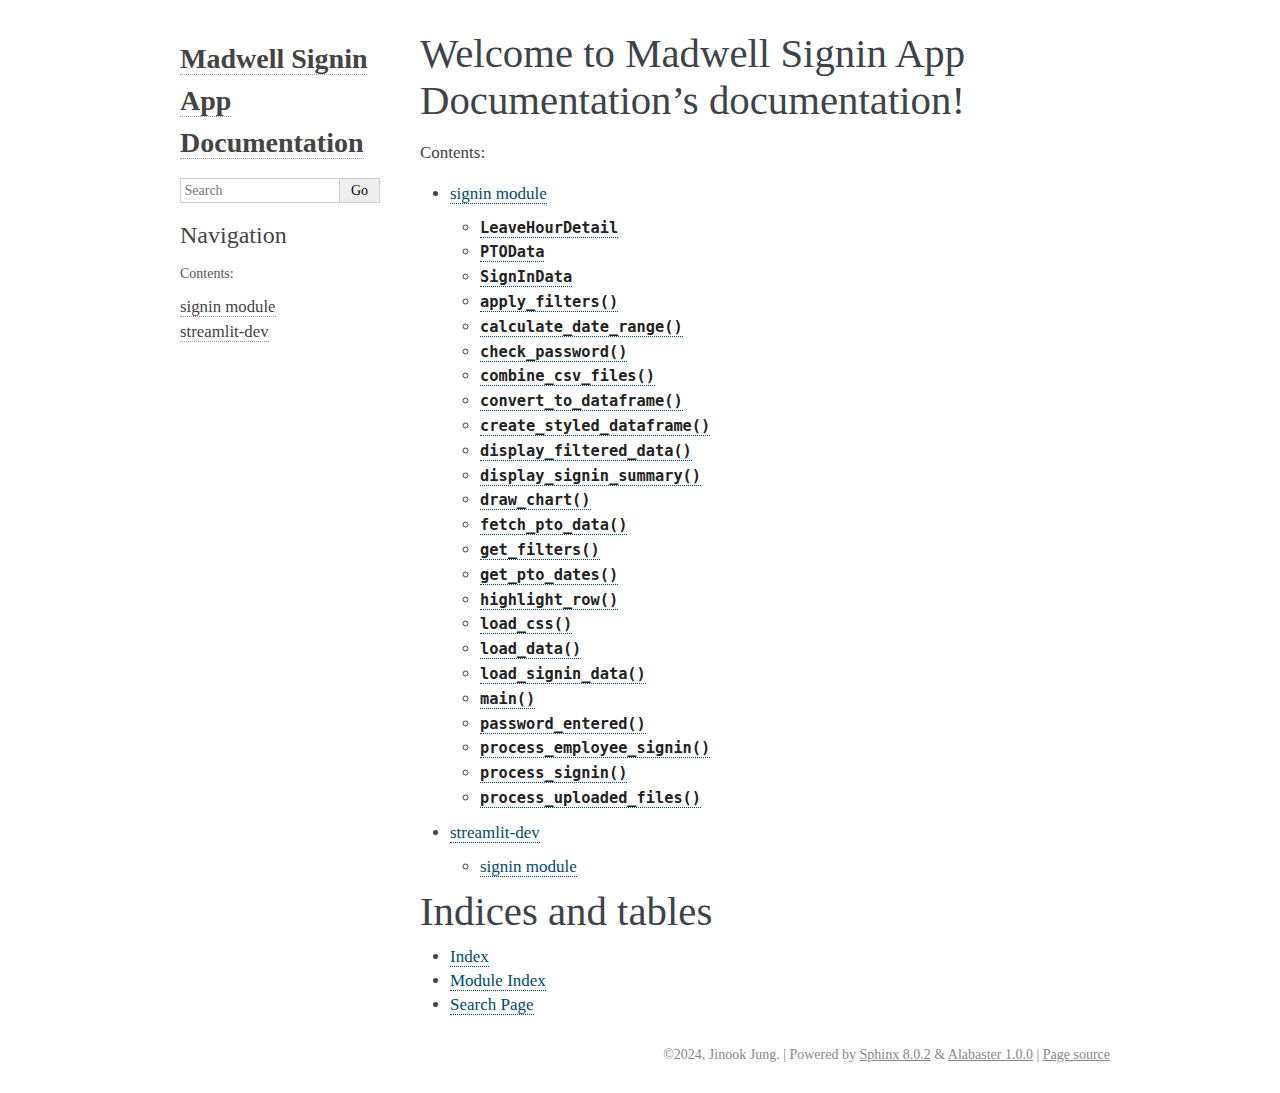
<file: docs/_build/html/index.html>
<!DOCTYPE html>

<html lang="en" data-content_root="./">
  <head>
    <meta charset="utf-8" />
    <meta name="viewport" content="width=device-width, initial-scale=1.0" /><meta name="viewport" content="width=device-width, initial-scale=1" />

    <title>Welcome to Madwell Signin App Documentation’s documentation! &#8212; Madwell Signin App Documentation 1.0.0 documentation</title>
    <link rel="stylesheet" type="text/css" href="_static/pygments.css?v=d1102ebc" />
    <link rel="stylesheet" type="text/css" href="_static/basic.css?v=c058f7c8" />
    <link rel="stylesheet" type="text/css" href="_static/alabaster.css?v=27fed22d" />
    <script src="_static/documentation_options.js?v=8d563738"></script>
    <script src="_static/doctools.js?v=9a2dae69"></script>
    <script src="_static/sphinx_highlight.js?v=dc90522c"></script>
    <link rel="index" title="Index" href="genindex.html" />
    <link rel="search" title="Search" href="search.html" />
    <link rel="next" title="signin module" href="signin.html" />
   
  <link rel="stylesheet" href="_static/custom.css" type="text/css" />
  

  
  

  </head><body>
  

    <div class="document">
      <div class="documentwrapper">
        <div class="bodywrapper">
          

          <div class="body" role="main">
            
  <section id="welcome-to-madwell-signin-app-documentation-s-documentation">
<h1>Welcome to Madwell Signin App Documentation’s documentation!<a class="headerlink" href="#welcome-to-madwell-signin-app-documentation-s-documentation" title="Link to this heading">¶</a></h1>
<div class="toctree-wrapper compound">
<p class="caption" role="heading"><span class="caption-text">Contents:</span></p>
<ul>
<li class="toctree-l1"><a class="reference internal" href="signin.html">signin module</a><ul>
<li class="toctree-l2"><a class="reference internal" href="signin.html#signin.LeaveHourDetail"><code class="docutils literal notranslate"><span class="pre">LeaveHourDetail</span></code></a></li>
<li class="toctree-l2"><a class="reference internal" href="signin.html#signin.PTOData"><code class="docutils literal notranslate"><span class="pre">PTOData</span></code></a></li>
<li class="toctree-l2"><a class="reference internal" href="signin.html#signin.SignInData"><code class="docutils literal notranslate"><span class="pre">SignInData</span></code></a></li>
<li class="toctree-l2"><a class="reference internal" href="signin.html#signin.apply_filters"><code class="docutils literal notranslate"><span class="pre">apply_filters()</span></code></a></li>
<li class="toctree-l2"><a class="reference internal" href="signin.html#signin.calculate_date_range"><code class="docutils literal notranslate"><span class="pre">calculate_date_range()</span></code></a></li>
<li class="toctree-l2"><a class="reference internal" href="signin.html#signin.check_password"><code class="docutils literal notranslate"><span class="pre">check_password()</span></code></a></li>
<li class="toctree-l2"><a class="reference internal" href="signin.html#signin.combine_csv_files"><code class="docutils literal notranslate"><span class="pre">combine_csv_files()</span></code></a></li>
<li class="toctree-l2"><a class="reference internal" href="signin.html#signin.convert_to_dataframe"><code class="docutils literal notranslate"><span class="pre">convert_to_dataframe()</span></code></a></li>
<li class="toctree-l2"><a class="reference internal" href="signin.html#signin.create_styled_dataframe"><code class="docutils literal notranslate"><span class="pre">create_styled_dataframe()</span></code></a></li>
<li class="toctree-l2"><a class="reference internal" href="signin.html#signin.display_filtered_data"><code class="docutils literal notranslate"><span class="pre">display_filtered_data()</span></code></a></li>
<li class="toctree-l2"><a class="reference internal" href="signin.html#signin.display_signin_summary"><code class="docutils literal notranslate"><span class="pre">display_signin_summary()</span></code></a></li>
<li class="toctree-l2"><a class="reference internal" href="signin.html#signin.draw_chart"><code class="docutils literal notranslate"><span class="pre">draw_chart()</span></code></a></li>
<li class="toctree-l2"><a class="reference internal" href="signin.html#signin.fetch_pto_data"><code class="docutils literal notranslate"><span class="pre">fetch_pto_data()</span></code></a></li>
<li class="toctree-l2"><a class="reference internal" href="signin.html#signin.get_filters"><code class="docutils literal notranslate"><span class="pre">get_filters()</span></code></a></li>
<li class="toctree-l2"><a class="reference internal" href="signin.html#signin.get_pto_dates"><code class="docutils literal notranslate"><span class="pre">get_pto_dates()</span></code></a></li>
<li class="toctree-l2"><a class="reference internal" href="signin.html#signin.highlight_row"><code class="docutils literal notranslate"><span class="pre">highlight_row()</span></code></a></li>
<li class="toctree-l2"><a class="reference internal" href="signin.html#signin.load_css"><code class="docutils literal notranslate"><span class="pre">load_css()</span></code></a></li>
<li class="toctree-l2"><a class="reference internal" href="signin.html#signin.load_data"><code class="docutils literal notranslate"><span class="pre">load_data()</span></code></a></li>
<li class="toctree-l2"><a class="reference internal" href="signin.html#signin.load_signin_data"><code class="docutils literal notranslate"><span class="pre">load_signin_data()</span></code></a></li>
<li class="toctree-l2"><a class="reference internal" href="signin.html#signin.main"><code class="docutils literal notranslate"><span class="pre">main()</span></code></a></li>
<li class="toctree-l2"><a class="reference internal" href="signin.html#signin.password_entered"><code class="docutils literal notranslate"><span class="pre">password_entered()</span></code></a></li>
<li class="toctree-l2"><a class="reference internal" href="signin.html#signin.process_employee_signin"><code class="docutils literal notranslate"><span class="pre">process_employee_signin()</span></code></a></li>
<li class="toctree-l2"><a class="reference internal" href="signin.html#signin.process_signin"><code class="docutils literal notranslate"><span class="pre">process_signin()</span></code></a></li>
<li class="toctree-l2"><a class="reference internal" href="signin.html#signin.process_uploaded_files"><code class="docutils literal notranslate"><span class="pre">process_uploaded_files()</span></code></a></li>
</ul>
</li>
<li class="toctree-l1"><a class="reference internal" href="modules.html">streamlit-dev</a><ul>
<li class="toctree-l2"><a class="reference internal" href="signin.html">signin module</a></li>
</ul>
</li>
</ul>
</div>
</section>
<section id="indices-and-tables">
<h1>Indices and tables<a class="headerlink" href="#indices-and-tables" title="Link to this heading">¶</a></h1>
<ul class="simple">
<li><p><a class="reference internal" href="genindex.html"><span class="std std-ref">Index</span></a></p></li>
<li><p><a class="reference internal" href="py-modindex.html"><span class="std std-ref">Module Index</span></a></p></li>
<li><p><a class="reference internal" href="search.html"><span class="std std-ref">Search Page</span></a></p></li>
</ul>
</section>


          </div>
          
        </div>
      </div>
      <div class="sphinxsidebar" role="navigation" aria-label="Main">
        <div class="sphinxsidebarwrapper">
<h1 class="logo"><a href="#">Madwell Signin App Documentation</a></h1>









<search id="searchbox" style="display: none" role="search">
    <div class="searchformwrapper">
    <form class="search" action="search.html" method="get">
      <input type="text" name="q" aria-labelledby="searchlabel" autocomplete="off" autocorrect="off" autocapitalize="off" spellcheck="false" placeholder="Search"/>
      <input type="submit" value="Go" />
    </form>
    </div>
</search>
<script>document.getElementById('searchbox').style.display = "block"</script><h3>Navigation</h3>
<p class="caption" role="heading"><span class="caption-text">Contents:</span></p>
<ul>
<li class="toctree-l1"><a class="reference internal" href="signin.html">signin module</a></li>
<li class="toctree-l1"><a class="reference internal" href="modules.html">streamlit-dev</a></li>
</ul>

<div class="relations">
<h3>Related Topics</h3>
<ul>
  <li><a href="#">Documentation overview</a><ul>
      <li>Next: <a href="signin.html" title="next chapter">signin module</a></li>
  </ul></li>
</ul>
</div>








        </div>
      </div>
      <div class="clearer"></div>
    </div>
    <div class="footer">
      &#169;2024, Jinook Jung.
      
      |
      Powered by <a href="https://www.sphinx-doc.org/">Sphinx 8.0.2</a>
      &amp; <a href="https://alabaster.readthedocs.io">Alabaster 1.0.0</a>
      
      |
      <a href="_sources/index.rst.txt"
          rel="nofollow">Page source</a>
    </div>

    

    
  </body>
</html>
</file>
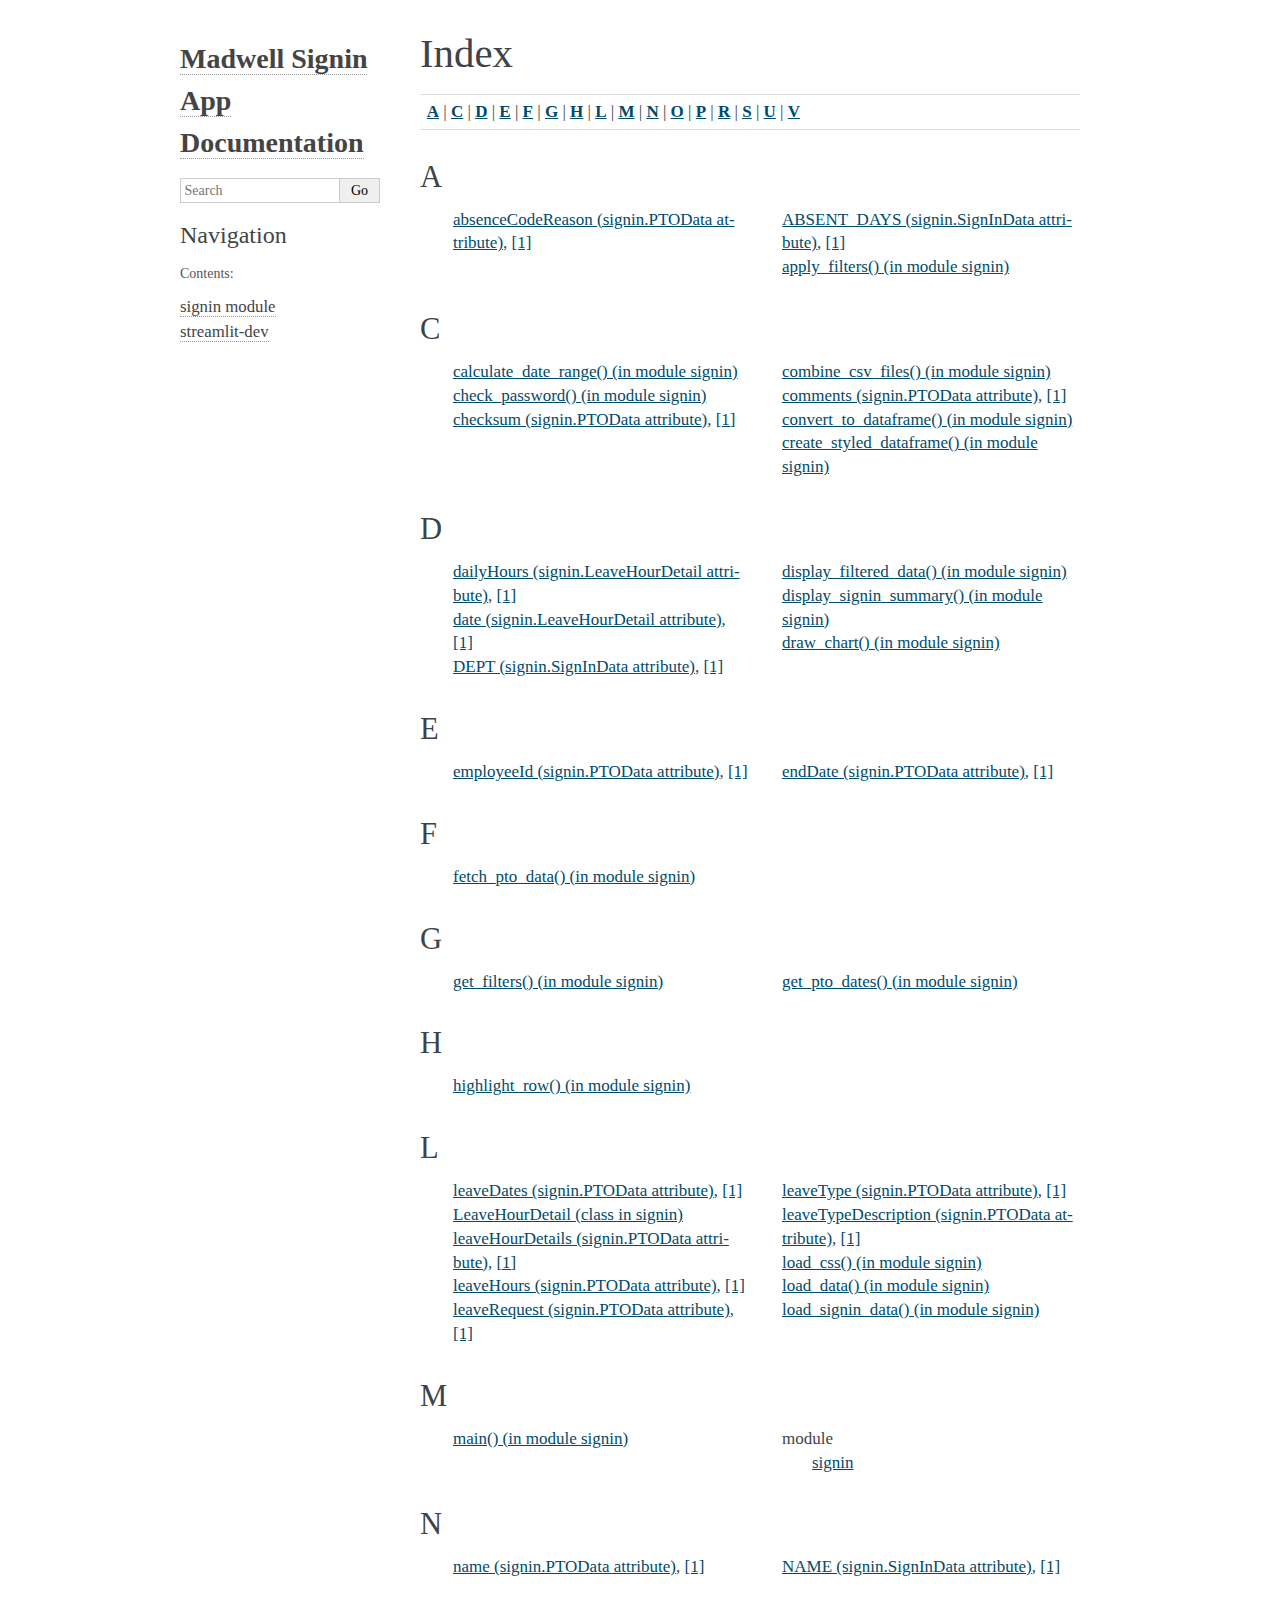
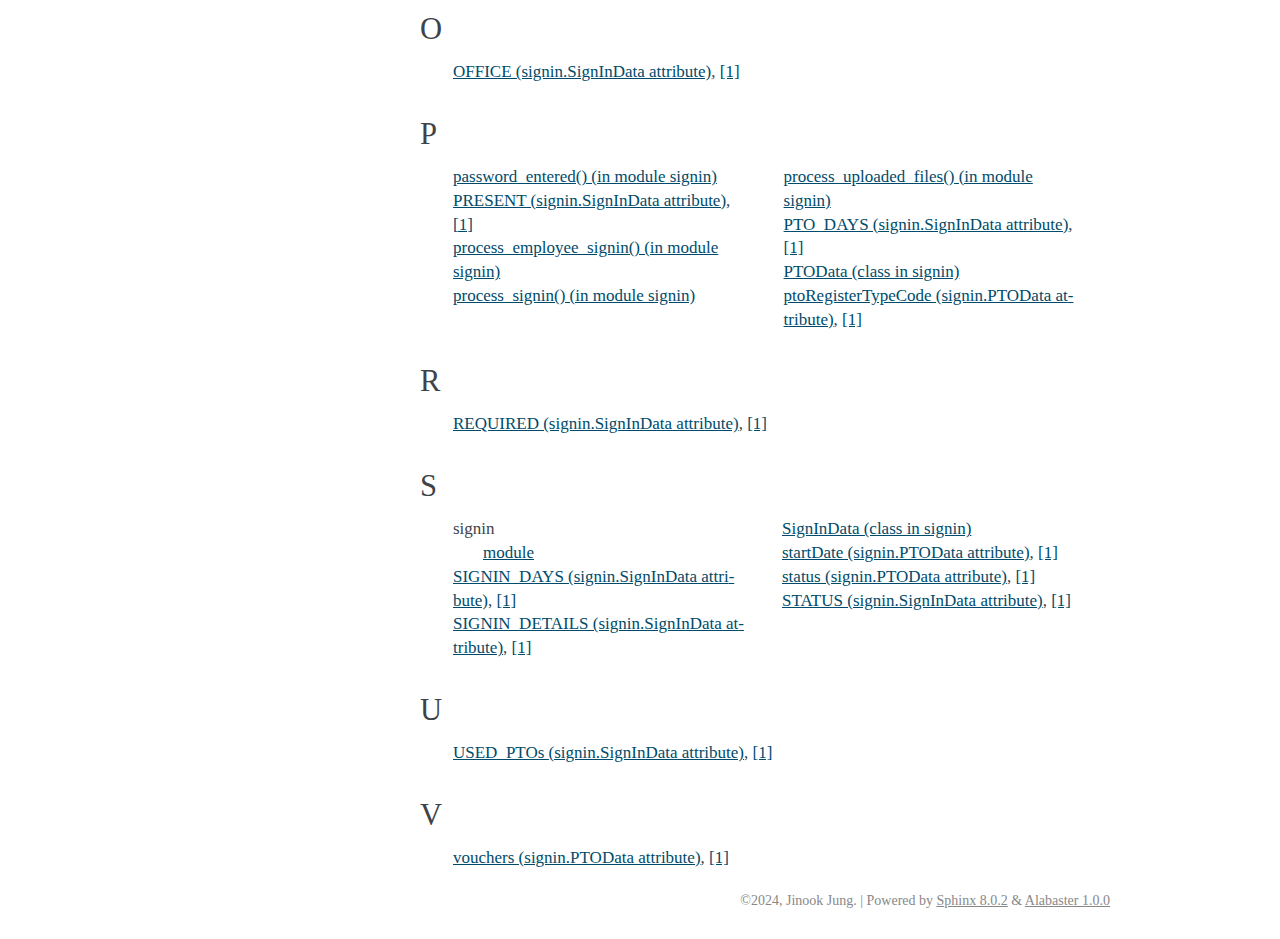
<file: docs/_build/html/genindex.html>
<!DOCTYPE html>

<html lang="en" data-content_root="./">
  <head>
    <meta charset="utf-8" />
    <meta name="viewport" content="width=device-width, initial-scale=1.0" />
    <title>Index &#8212; Madwell Signin App Documentation 1.0.0 documentation</title>
    <link rel="stylesheet" type="text/css" href="_static/pygments.css?v=d1102ebc" />
    <link rel="stylesheet" type="text/css" href="_static/basic.css?v=c058f7c8" />
    <link rel="stylesheet" type="text/css" href="_static/alabaster.css?v=27fed22d" />
    <script src="_static/documentation_options.js?v=8d563738"></script>
    <script src="_static/doctools.js?v=9a2dae69"></script>
    <script src="_static/sphinx_highlight.js?v=dc90522c"></script>
    <link rel="index" title="Index" href="#" />
    <link rel="search" title="Search" href="search.html" />
   
  <link rel="stylesheet" href="_static/custom.css" type="text/css" />
  

  
  

  </head><body>
  

    <div class="document">
      <div class="documentwrapper">
        <div class="bodywrapper">
          

          <div class="body" role="main">
            

<h1 id="index">Index</h1>

<div class="genindex-jumpbox">
 <a href="#A"><strong>A</strong></a>
 | <a href="#C"><strong>C</strong></a>
 | <a href="#D"><strong>D</strong></a>
 | <a href="#E"><strong>E</strong></a>
 | <a href="#F"><strong>F</strong></a>
 | <a href="#G"><strong>G</strong></a>
 | <a href="#H"><strong>H</strong></a>
 | <a href="#L"><strong>L</strong></a>
 | <a href="#M"><strong>M</strong></a>
 | <a href="#N"><strong>N</strong></a>
 | <a href="#O"><strong>O</strong></a>
 | <a href="#P"><strong>P</strong></a>
 | <a href="#R"><strong>R</strong></a>
 | <a href="#S"><strong>S</strong></a>
 | <a href="#U"><strong>U</strong></a>
 | <a href="#V"><strong>V</strong></a>
 
</div>
<h2 id="A">A</h2>
<table style="width: 100%" class="indextable genindextable"><tr>
  <td style="width: 33%; vertical-align: top;"><ul>
      <li><a href="signin.html#id2">absenceCodeReason (signin.PTOData attribute)</a>, <a href="signin.html#signin.PTOData.absenceCodeReason">[1]</a>
</li>
  </ul></td>
  <td style="width: 33%; vertical-align: top;"><ul>
      <li><a href="signin.html#id18">ABSENT_DAYS (signin.SignInData attribute)</a>, <a href="signin.html#signin.SignInData.ABSENT_DAYS">[1]</a>
</li>
      <li><a href="signin.html#signin.apply_filters">apply_filters() (in module signin)</a>
</li>
  </ul></td>
</tr></table>

<h2 id="C">C</h2>
<table style="width: 100%" class="indextable genindextable"><tr>
  <td style="width: 33%; vertical-align: top;"><ul>
      <li><a href="signin.html#signin.calculate_date_range">calculate_date_range() (in module signin)</a>
</li>
      <li><a href="signin.html#signin.check_password">check_password() (in module signin)</a>
</li>
      <li><a href="signin.html#id3">checksum (signin.PTOData attribute)</a>, <a href="signin.html#signin.PTOData.checksum">[1]</a>
</li>
  </ul></td>
  <td style="width: 33%; vertical-align: top;"><ul>
      <li><a href="signin.html#signin.combine_csv_files">combine_csv_files() (in module signin)</a>
</li>
      <li><a href="signin.html#id4">comments (signin.PTOData attribute)</a>, <a href="signin.html#signin.PTOData.comments">[1]</a>
</li>
      <li><a href="signin.html#signin.convert_to_dataframe">convert_to_dataframe() (in module signin)</a>
</li>
      <li><a href="signin.html#signin.create_styled_dataframe">create_styled_dataframe() (in module signin)</a>
</li>
  </ul></td>
</tr></table>

<h2 id="D">D</h2>
<table style="width: 100%" class="indextable genindextable"><tr>
  <td style="width: 33%; vertical-align: top;"><ul>
      <li><a href="signin.html#id0">dailyHours (signin.LeaveHourDetail attribute)</a>, <a href="signin.html#signin.LeaveHourDetail.dailyHours">[1]</a>
</li>
      <li><a href="signin.html#id1">date (signin.LeaveHourDetail attribute)</a>, <a href="signin.html#signin.LeaveHourDetail.date">[1]</a>
</li>
      <li><a href="signin.html#id19">DEPT (signin.SignInData attribute)</a>, <a href="signin.html#signin.SignInData.DEPT">[1]</a>
</li>
  </ul></td>
  <td style="width: 33%; vertical-align: top;"><ul>
      <li><a href="signin.html#signin.display_filtered_data">display_filtered_data() (in module signin)</a>
</li>
      <li><a href="signin.html#signin.display_signin_summary">display_signin_summary() (in module signin)</a>
</li>
      <li><a href="signin.html#signin.draw_chart">draw_chart() (in module signin)</a>
</li>
  </ul></td>
</tr></table>

<h2 id="E">E</h2>
<table style="width: 100%" class="indextable genindextable"><tr>
  <td style="width: 33%; vertical-align: top;"><ul>
      <li><a href="signin.html#id5">employeeId (signin.PTOData attribute)</a>, <a href="signin.html#signin.PTOData.employeeId">[1]</a>
</li>
  </ul></td>
  <td style="width: 33%; vertical-align: top;"><ul>
      <li><a href="signin.html#id6">endDate (signin.PTOData attribute)</a>, <a href="signin.html#signin.PTOData.endDate">[1]</a>
</li>
  </ul></td>
</tr></table>

<h2 id="F">F</h2>
<table style="width: 100%" class="indextable genindextable"><tr>
  <td style="width: 33%; vertical-align: top;"><ul>
      <li><a href="signin.html#signin.fetch_pto_data">fetch_pto_data() (in module signin)</a>
</li>
  </ul></td>
</tr></table>

<h2 id="G">G</h2>
<table style="width: 100%" class="indextable genindextable"><tr>
  <td style="width: 33%; vertical-align: top;"><ul>
      <li><a href="signin.html#signin.get_filters">get_filters() (in module signin)</a>
</li>
  </ul></td>
  <td style="width: 33%; vertical-align: top;"><ul>
      <li><a href="signin.html#signin.get_pto_dates">get_pto_dates() (in module signin)</a>
</li>
  </ul></td>
</tr></table>

<h2 id="H">H</h2>
<table style="width: 100%" class="indextable genindextable"><tr>
  <td style="width: 33%; vertical-align: top;"><ul>
      <li><a href="signin.html#signin.highlight_row">highlight_row() (in module signin)</a>
</li>
  </ul></td>
</tr></table>

<h2 id="L">L</h2>
<table style="width: 100%" class="indextable genindextable"><tr>
  <td style="width: 33%; vertical-align: top;"><ul>
      <li><a href="signin.html#id7">leaveDates (signin.PTOData attribute)</a>, <a href="signin.html#signin.PTOData.leaveDates">[1]</a>
</li>
      <li><a href="signin.html#signin.LeaveHourDetail">LeaveHourDetail (class in signin)</a>
</li>
      <li><a href="signin.html#id8">leaveHourDetails (signin.PTOData attribute)</a>, <a href="signin.html#signin.PTOData.leaveHourDetails">[1]</a>
</li>
      <li><a href="signin.html#id9">leaveHours (signin.PTOData attribute)</a>, <a href="signin.html#signin.PTOData.leaveHours">[1]</a>
</li>
      <li><a href="signin.html#id10">leaveRequest (signin.PTOData attribute)</a>, <a href="signin.html#signin.PTOData.leaveRequest">[1]</a>
</li>
  </ul></td>
  <td style="width: 33%; vertical-align: top;"><ul>
      <li><a href="signin.html#id11">leaveType (signin.PTOData attribute)</a>, <a href="signin.html#signin.PTOData.leaveType">[1]</a>
</li>
      <li><a href="signin.html#id12">leaveTypeDescription (signin.PTOData attribute)</a>, <a href="signin.html#signin.PTOData.leaveTypeDescription">[1]</a>
</li>
      <li><a href="signin.html#signin.load_css">load_css() (in module signin)</a>
</li>
      <li><a href="signin.html#signin.load_data">load_data() (in module signin)</a>
</li>
      <li><a href="signin.html#signin.load_signin_data">load_signin_data() (in module signin)</a>
</li>
  </ul></td>
</tr></table>

<h2 id="M">M</h2>
<table style="width: 100%" class="indextable genindextable"><tr>
  <td style="width: 33%; vertical-align: top;"><ul>
      <li><a href="signin.html#signin.main">main() (in module signin)</a>
</li>
  </ul></td>
  <td style="width: 33%; vertical-align: top;"><ul>
      <li>
    module

      <ul>
        <li><a href="signin.html#module-signin">signin</a>
</li>
      </ul></li>
  </ul></td>
</tr></table>

<h2 id="N">N</h2>
<table style="width: 100%" class="indextable genindextable"><tr>
  <td style="width: 33%; vertical-align: top;"><ul>
      <li><a href="signin.html#id13">name (signin.PTOData attribute)</a>, <a href="signin.html#signin.PTOData.name">[1]</a>
</li>
  </ul></td>
  <td style="width: 33%; vertical-align: top;"><ul>
      <li><a href="signin.html#id20">NAME (signin.SignInData attribute)</a>, <a href="signin.html#signin.SignInData.NAME">[1]</a>
</li>
  </ul></td>
</tr></table>

<h2 id="O">O</h2>
<table style="width: 100%" class="indextable genindextable"><tr>
  <td style="width: 33%; vertical-align: top;"><ul>
      <li><a href="signin.html#id21">OFFICE (signin.SignInData attribute)</a>, <a href="signin.html#signin.SignInData.OFFICE">[1]</a>
</li>
  </ul></td>
</tr></table>

<h2 id="P">P</h2>
<table style="width: 100%" class="indextable genindextable"><tr>
  <td style="width: 33%; vertical-align: top;"><ul>
      <li><a href="signin.html#signin.password_entered">password_entered() (in module signin)</a>
</li>
      <li><a href="signin.html#id22">PRESENT (signin.SignInData attribute)</a>, <a href="signin.html#signin.SignInData.PRESENT">[1]</a>
</li>
      <li><a href="signin.html#signin.process_employee_signin">process_employee_signin() (in module signin)</a>
</li>
      <li><a href="signin.html#signin.process_signin">process_signin() (in module signin)</a>
</li>
  </ul></td>
  <td style="width: 33%; vertical-align: top;"><ul>
      <li><a href="signin.html#signin.process_uploaded_files">process_uploaded_files() (in module signin)</a>
</li>
      <li><a href="signin.html#id23">PTO_DAYS (signin.SignInData attribute)</a>, <a href="signin.html#signin.SignInData.PTO_DAYS">[1]</a>
</li>
      <li><a href="signin.html#signin.PTOData">PTOData (class in signin)</a>
</li>
      <li><a href="signin.html#id14">ptoRegisterTypeCode (signin.PTOData attribute)</a>, <a href="signin.html#signin.PTOData.ptoRegisterTypeCode">[1]</a>
</li>
  </ul></td>
</tr></table>

<h2 id="R">R</h2>
<table style="width: 100%" class="indextable genindextable"><tr>
  <td style="width: 33%; vertical-align: top;"><ul>
      <li><a href="signin.html#id24">REQUIRED (signin.SignInData attribute)</a>, <a href="signin.html#signin.SignInData.REQUIRED">[1]</a>
</li>
  </ul></td>
</tr></table>

<h2 id="S">S</h2>
<table style="width: 100%" class="indextable genindextable"><tr>
  <td style="width: 33%; vertical-align: top;"><ul>
      <li>
    signin

      <ul>
        <li><a href="signin.html#module-signin">module</a>
</li>
      </ul></li>
      <li><a href="signin.html#id25">SIGNIN_DAYS (signin.SignInData attribute)</a>, <a href="signin.html#signin.SignInData.SIGNIN_DAYS">[1]</a>
</li>
      <li><a href="signin.html#id26">SIGNIN_DETAILS (signin.SignInData attribute)</a>, <a href="signin.html#signin.SignInData.SIGNIN_DETAILS">[1]</a>
</li>
  </ul></td>
  <td style="width: 33%; vertical-align: top;"><ul>
      <li><a href="signin.html#signin.SignInData">SignInData (class in signin)</a>
</li>
      <li><a href="signin.html#id15">startDate (signin.PTOData attribute)</a>, <a href="signin.html#signin.PTOData.startDate">[1]</a>
</li>
      <li><a href="signin.html#id16">status (signin.PTOData attribute)</a>, <a href="signin.html#signin.PTOData.status">[1]</a>
</li>
      <li><a href="signin.html#id27">STATUS (signin.SignInData attribute)</a>, <a href="signin.html#signin.SignInData.STATUS">[1]</a>
</li>
  </ul></td>
</tr></table>

<h2 id="U">U</h2>
<table style="width: 100%" class="indextable genindextable"><tr>
  <td style="width: 33%; vertical-align: top;"><ul>
      <li><a href="signin.html#id28">USED_PTOs (signin.SignInData attribute)</a>, <a href="signin.html#signin.SignInData.USED_PTOs">[1]</a>
</li>
  </ul></td>
</tr></table>

<h2 id="V">V</h2>
<table style="width: 100%" class="indextable genindextable"><tr>
  <td style="width: 33%; vertical-align: top;"><ul>
      <li><a href="signin.html#id17">vouchers (signin.PTOData attribute)</a>, <a href="signin.html#signin.PTOData.vouchers">[1]</a>
</li>
  </ul></td>
</tr></table>



          </div>
          
        </div>
      </div>
      <div class="sphinxsidebar" role="navigation" aria-label="Main">
        <div class="sphinxsidebarwrapper">
<h1 class="logo"><a href="index.html">Madwell Signin App Documentation</a></h1>









<search id="searchbox" style="display: none" role="search">
    <div class="searchformwrapper">
    <form class="search" action="search.html" method="get">
      <input type="text" name="q" aria-labelledby="searchlabel" autocomplete="off" autocorrect="off" autocapitalize="off" spellcheck="false" placeholder="Search"/>
      <input type="submit" value="Go" />
    </form>
    </div>
</search>
<script>document.getElementById('searchbox').style.display = "block"</script><h3>Navigation</h3>
<p class="caption" role="heading"><span class="caption-text">Contents:</span></p>
<ul>
<li class="toctree-l1"><a class="reference internal" href="signin.html">signin module</a></li>
<li class="toctree-l1"><a class="reference internal" href="modules.html">streamlit-dev</a></li>
</ul>

<div class="relations">
<h3>Related Topics</h3>
<ul>
  <li><a href="index.html">Documentation overview</a><ul>
  </ul></li>
</ul>
</div>








        </div>
      </div>
      <div class="clearer"></div>
    </div>
    <div class="footer">
      &#169;2024, Jinook Jung.
      
      |
      Powered by <a href="https://www.sphinx-doc.org/">Sphinx 8.0.2</a>
      &amp; <a href="https://alabaster.readthedocs.io">Alabaster 1.0.0</a>
      
    </div>

    

    
  </body>
</html>
</file>
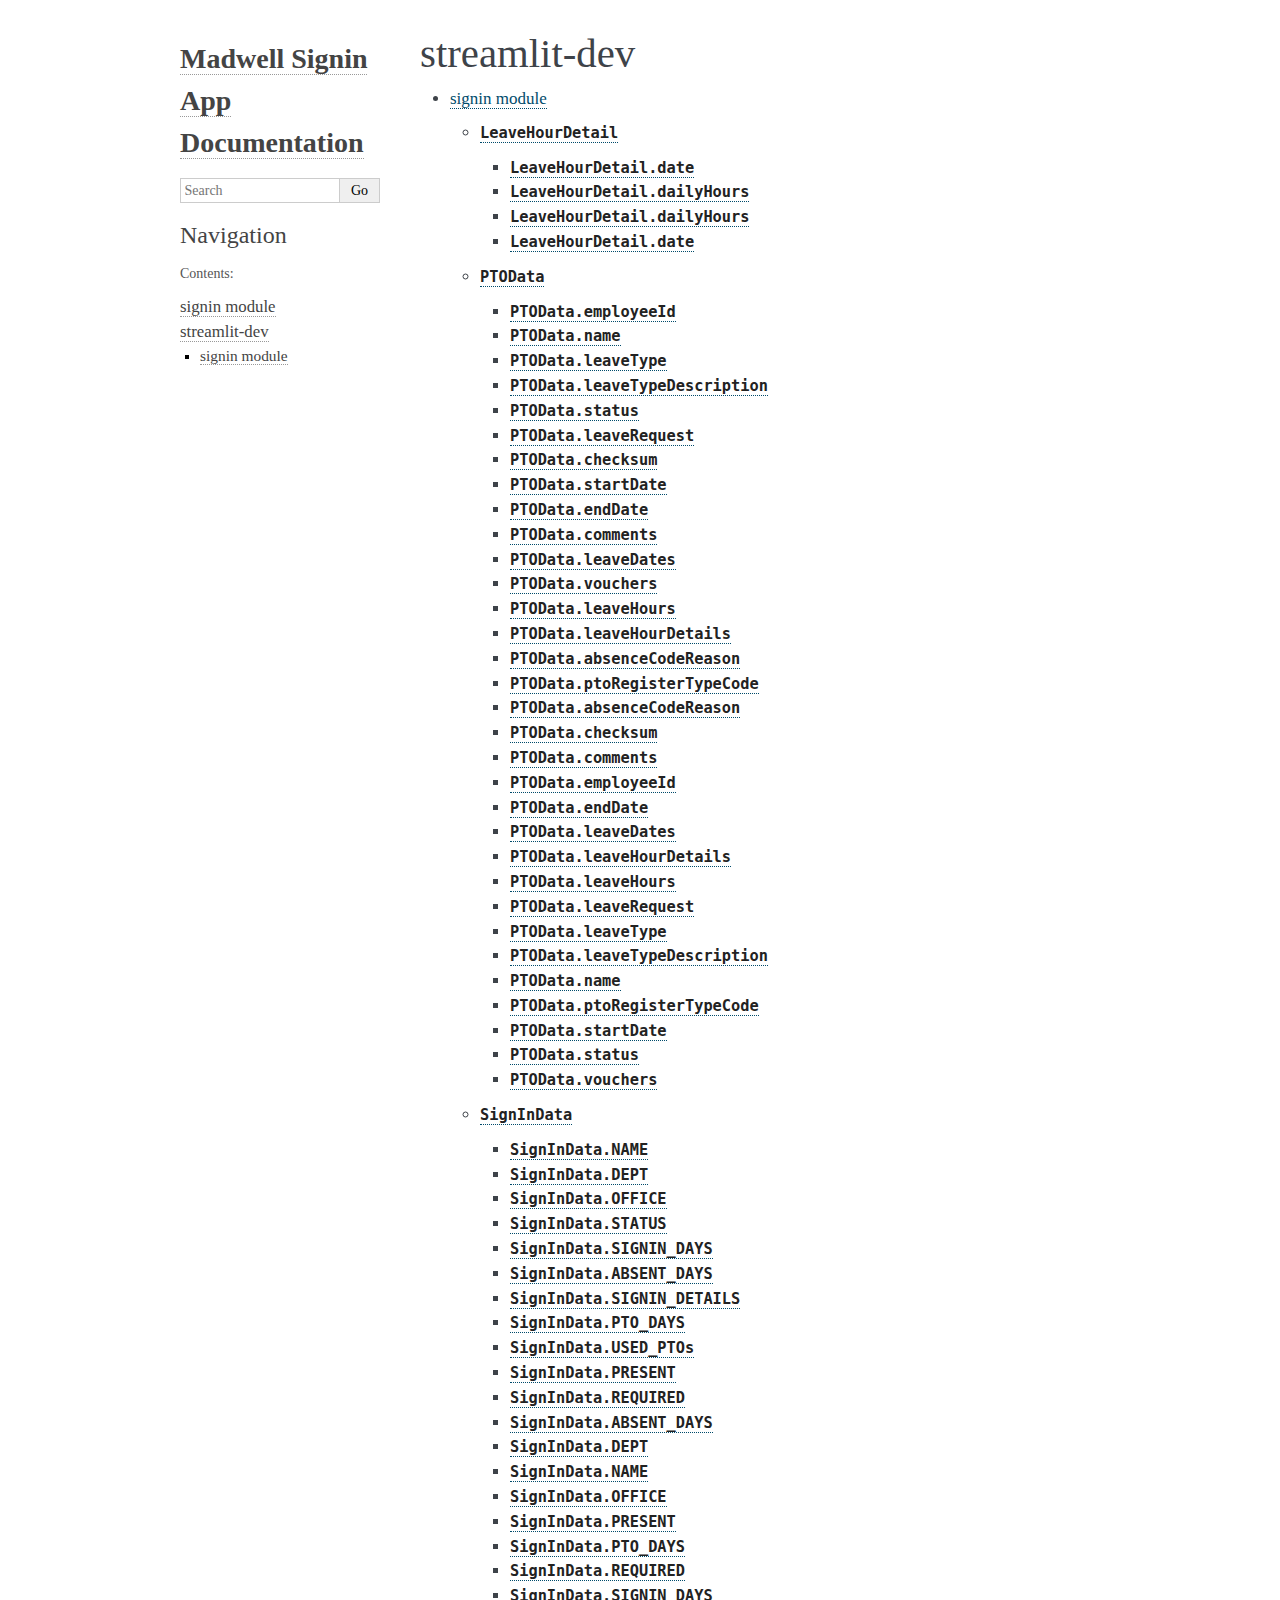
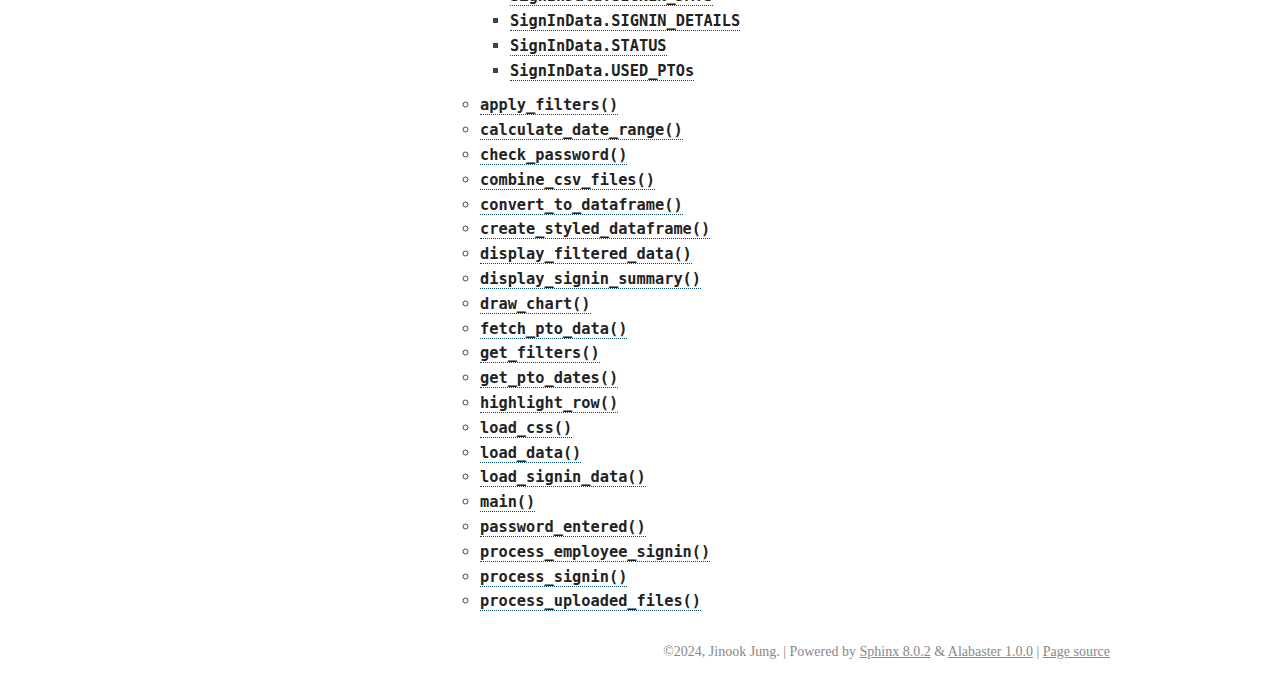
<file: docs/_build/html/modules.html>
<!DOCTYPE html>

<html lang="en" data-content_root="./">
  <head>
    <meta charset="utf-8" />
    <meta name="viewport" content="width=device-width, initial-scale=1.0" /><meta name="viewport" content="width=device-width, initial-scale=1" />

    <title>streamlit-dev &#8212; Madwell Signin App Documentation 1.0.0 documentation</title>
    <link rel="stylesheet" type="text/css" href="_static/pygments.css?v=d1102ebc" />
    <link rel="stylesheet" type="text/css" href="_static/basic.css?v=c058f7c8" />
    <link rel="stylesheet" type="text/css" href="_static/alabaster.css?v=27fed22d" />
    <script src="_static/documentation_options.js?v=8d563738"></script>
    <script src="_static/doctools.js?v=9a2dae69"></script>
    <script src="_static/sphinx_highlight.js?v=dc90522c"></script>
    <link rel="index" title="Index" href="genindex.html" />
    <link rel="search" title="Search" href="search.html" />
    <link rel="prev" title="signin module" href="signin.html" />
   
  <link rel="stylesheet" href="_static/custom.css" type="text/css" />
  

  
  

  </head><body>
  

    <div class="document">
      <div class="documentwrapper">
        <div class="bodywrapper">
          

          <div class="body" role="main">
            
  <section id="streamlit-dev">
<h1>streamlit-dev<a class="headerlink" href="#streamlit-dev" title="Link to this heading">¶</a></h1>
<div class="toctree-wrapper compound">
<ul>
<li class="toctree-l1"><a class="reference internal" href="signin.html">signin module</a><ul>
<li class="toctree-l2"><a class="reference internal" href="signin.html#signin.LeaveHourDetail"><code class="docutils literal notranslate"><span class="pre">LeaveHourDetail</span></code></a><ul>
<li class="toctree-l3"><a class="reference internal" href="signin.html#signin.LeaveHourDetail.date"><code class="docutils literal notranslate"><span class="pre">LeaveHourDetail.date</span></code></a></li>
<li class="toctree-l3"><a class="reference internal" href="signin.html#signin.LeaveHourDetail.dailyHours"><code class="docutils literal notranslate"><span class="pre">LeaveHourDetail.dailyHours</span></code></a></li>
<li class="toctree-l3"><a class="reference internal" href="signin.html#id0"><code class="docutils literal notranslate"><span class="pre">LeaveHourDetail.dailyHours</span></code></a></li>
<li class="toctree-l3"><a class="reference internal" href="signin.html#id1"><code class="docutils literal notranslate"><span class="pre">LeaveHourDetail.date</span></code></a></li>
</ul>
</li>
<li class="toctree-l2"><a class="reference internal" href="signin.html#signin.PTOData"><code class="docutils literal notranslate"><span class="pre">PTOData</span></code></a><ul>
<li class="toctree-l3"><a class="reference internal" href="signin.html#signin.PTOData.employeeId"><code class="docutils literal notranslate"><span class="pre">PTOData.employeeId</span></code></a></li>
<li class="toctree-l3"><a class="reference internal" href="signin.html#signin.PTOData.name"><code class="docutils literal notranslate"><span class="pre">PTOData.name</span></code></a></li>
<li class="toctree-l3"><a class="reference internal" href="signin.html#signin.PTOData.leaveType"><code class="docutils literal notranslate"><span class="pre">PTOData.leaveType</span></code></a></li>
<li class="toctree-l3"><a class="reference internal" href="signin.html#signin.PTOData.leaveTypeDescription"><code class="docutils literal notranslate"><span class="pre">PTOData.leaveTypeDescription</span></code></a></li>
<li class="toctree-l3"><a class="reference internal" href="signin.html#signin.PTOData.status"><code class="docutils literal notranslate"><span class="pre">PTOData.status</span></code></a></li>
<li class="toctree-l3"><a class="reference internal" href="signin.html#signin.PTOData.leaveRequest"><code class="docutils literal notranslate"><span class="pre">PTOData.leaveRequest</span></code></a></li>
<li class="toctree-l3"><a class="reference internal" href="signin.html#signin.PTOData.checksum"><code class="docutils literal notranslate"><span class="pre">PTOData.checksum</span></code></a></li>
<li class="toctree-l3"><a class="reference internal" href="signin.html#signin.PTOData.startDate"><code class="docutils literal notranslate"><span class="pre">PTOData.startDate</span></code></a></li>
<li class="toctree-l3"><a class="reference internal" href="signin.html#signin.PTOData.endDate"><code class="docutils literal notranslate"><span class="pre">PTOData.endDate</span></code></a></li>
<li class="toctree-l3"><a class="reference internal" href="signin.html#signin.PTOData.comments"><code class="docutils literal notranslate"><span class="pre">PTOData.comments</span></code></a></li>
<li class="toctree-l3"><a class="reference internal" href="signin.html#signin.PTOData.leaveDates"><code class="docutils literal notranslate"><span class="pre">PTOData.leaveDates</span></code></a></li>
<li class="toctree-l3"><a class="reference internal" href="signin.html#signin.PTOData.vouchers"><code class="docutils literal notranslate"><span class="pre">PTOData.vouchers</span></code></a></li>
<li class="toctree-l3"><a class="reference internal" href="signin.html#signin.PTOData.leaveHours"><code class="docutils literal notranslate"><span class="pre">PTOData.leaveHours</span></code></a></li>
<li class="toctree-l3"><a class="reference internal" href="signin.html#signin.PTOData.leaveHourDetails"><code class="docutils literal notranslate"><span class="pre">PTOData.leaveHourDetails</span></code></a></li>
<li class="toctree-l3"><a class="reference internal" href="signin.html#signin.PTOData.absenceCodeReason"><code class="docutils literal notranslate"><span class="pre">PTOData.absenceCodeReason</span></code></a></li>
<li class="toctree-l3"><a class="reference internal" href="signin.html#signin.PTOData.ptoRegisterTypeCode"><code class="docutils literal notranslate"><span class="pre">PTOData.ptoRegisterTypeCode</span></code></a></li>
<li class="toctree-l3"><a class="reference internal" href="signin.html#id2"><code class="docutils literal notranslate"><span class="pre">PTOData.absenceCodeReason</span></code></a></li>
<li class="toctree-l3"><a class="reference internal" href="signin.html#id3"><code class="docutils literal notranslate"><span class="pre">PTOData.checksum</span></code></a></li>
<li class="toctree-l3"><a class="reference internal" href="signin.html#id4"><code class="docutils literal notranslate"><span class="pre">PTOData.comments</span></code></a></li>
<li class="toctree-l3"><a class="reference internal" href="signin.html#id5"><code class="docutils literal notranslate"><span class="pre">PTOData.employeeId</span></code></a></li>
<li class="toctree-l3"><a class="reference internal" href="signin.html#id6"><code class="docutils literal notranslate"><span class="pre">PTOData.endDate</span></code></a></li>
<li class="toctree-l3"><a class="reference internal" href="signin.html#id7"><code class="docutils literal notranslate"><span class="pre">PTOData.leaveDates</span></code></a></li>
<li class="toctree-l3"><a class="reference internal" href="signin.html#id8"><code class="docutils literal notranslate"><span class="pre">PTOData.leaveHourDetails</span></code></a></li>
<li class="toctree-l3"><a class="reference internal" href="signin.html#id9"><code class="docutils literal notranslate"><span class="pre">PTOData.leaveHours</span></code></a></li>
<li class="toctree-l3"><a class="reference internal" href="signin.html#id10"><code class="docutils literal notranslate"><span class="pre">PTOData.leaveRequest</span></code></a></li>
<li class="toctree-l3"><a class="reference internal" href="signin.html#id11"><code class="docutils literal notranslate"><span class="pre">PTOData.leaveType</span></code></a></li>
<li class="toctree-l3"><a class="reference internal" href="signin.html#id12"><code class="docutils literal notranslate"><span class="pre">PTOData.leaveTypeDescription</span></code></a></li>
<li class="toctree-l3"><a class="reference internal" href="signin.html#id13"><code class="docutils literal notranslate"><span class="pre">PTOData.name</span></code></a></li>
<li class="toctree-l3"><a class="reference internal" href="signin.html#id14"><code class="docutils literal notranslate"><span class="pre">PTOData.ptoRegisterTypeCode</span></code></a></li>
<li class="toctree-l3"><a class="reference internal" href="signin.html#id15"><code class="docutils literal notranslate"><span class="pre">PTOData.startDate</span></code></a></li>
<li class="toctree-l3"><a class="reference internal" href="signin.html#id16"><code class="docutils literal notranslate"><span class="pre">PTOData.status</span></code></a></li>
<li class="toctree-l3"><a class="reference internal" href="signin.html#id17"><code class="docutils literal notranslate"><span class="pre">PTOData.vouchers</span></code></a></li>
</ul>
</li>
<li class="toctree-l2"><a class="reference internal" href="signin.html#signin.SignInData"><code class="docutils literal notranslate"><span class="pre">SignInData</span></code></a><ul>
<li class="toctree-l3"><a class="reference internal" href="signin.html#signin.SignInData.NAME"><code class="docutils literal notranslate"><span class="pre">SignInData.NAME</span></code></a></li>
<li class="toctree-l3"><a class="reference internal" href="signin.html#signin.SignInData.DEPT"><code class="docutils literal notranslate"><span class="pre">SignInData.DEPT</span></code></a></li>
<li class="toctree-l3"><a class="reference internal" href="signin.html#signin.SignInData.OFFICE"><code class="docutils literal notranslate"><span class="pre">SignInData.OFFICE</span></code></a></li>
<li class="toctree-l3"><a class="reference internal" href="signin.html#signin.SignInData.STATUS"><code class="docutils literal notranslate"><span class="pre">SignInData.STATUS</span></code></a></li>
<li class="toctree-l3"><a class="reference internal" href="signin.html#signin.SignInData.SIGNIN_DAYS"><code class="docutils literal notranslate"><span class="pre">SignInData.SIGNIN_DAYS</span></code></a></li>
<li class="toctree-l3"><a class="reference internal" href="signin.html#signin.SignInData.ABSENT_DAYS"><code class="docutils literal notranslate"><span class="pre">SignInData.ABSENT_DAYS</span></code></a></li>
<li class="toctree-l3"><a class="reference internal" href="signin.html#signin.SignInData.SIGNIN_DETAILS"><code class="docutils literal notranslate"><span class="pre">SignInData.SIGNIN_DETAILS</span></code></a></li>
<li class="toctree-l3"><a class="reference internal" href="signin.html#signin.SignInData.PTO_DAYS"><code class="docutils literal notranslate"><span class="pre">SignInData.PTO_DAYS</span></code></a></li>
<li class="toctree-l3"><a class="reference internal" href="signin.html#signin.SignInData.USED_PTOs"><code class="docutils literal notranslate"><span class="pre">SignInData.USED_PTOs</span></code></a></li>
<li class="toctree-l3"><a class="reference internal" href="signin.html#signin.SignInData.PRESENT"><code class="docutils literal notranslate"><span class="pre">SignInData.PRESENT</span></code></a></li>
<li class="toctree-l3"><a class="reference internal" href="signin.html#signin.SignInData.REQUIRED"><code class="docutils literal notranslate"><span class="pre">SignInData.REQUIRED</span></code></a></li>
<li class="toctree-l3"><a class="reference internal" href="signin.html#id18"><code class="docutils literal notranslate"><span class="pre">SignInData.ABSENT_DAYS</span></code></a></li>
<li class="toctree-l3"><a class="reference internal" href="signin.html#id19"><code class="docutils literal notranslate"><span class="pre">SignInData.DEPT</span></code></a></li>
<li class="toctree-l3"><a class="reference internal" href="signin.html#id20"><code class="docutils literal notranslate"><span class="pre">SignInData.NAME</span></code></a></li>
<li class="toctree-l3"><a class="reference internal" href="signin.html#id21"><code class="docutils literal notranslate"><span class="pre">SignInData.OFFICE</span></code></a></li>
<li class="toctree-l3"><a class="reference internal" href="signin.html#id22"><code class="docutils literal notranslate"><span class="pre">SignInData.PRESENT</span></code></a></li>
<li class="toctree-l3"><a class="reference internal" href="signin.html#id23"><code class="docutils literal notranslate"><span class="pre">SignInData.PTO_DAYS</span></code></a></li>
<li class="toctree-l3"><a class="reference internal" href="signin.html#id24"><code class="docutils literal notranslate"><span class="pre">SignInData.REQUIRED</span></code></a></li>
<li class="toctree-l3"><a class="reference internal" href="signin.html#id25"><code class="docutils literal notranslate"><span class="pre">SignInData.SIGNIN_DAYS</span></code></a></li>
<li class="toctree-l3"><a class="reference internal" href="signin.html#id26"><code class="docutils literal notranslate"><span class="pre">SignInData.SIGNIN_DETAILS</span></code></a></li>
<li class="toctree-l3"><a class="reference internal" href="signin.html#id27"><code class="docutils literal notranslate"><span class="pre">SignInData.STATUS</span></code></a></li>
<li class="toctree-l3"><a class="reference internal" href="signin.html#id28"><code class="docutils literal notranslate"><span class="pre">SignInData.USED_PTOs</span></code></a></li>
</ul>
</li>
<li class="toctree-l2"><a class="reference internal" href="signin.html#signin.apply_filters"><code class="docutils literal notranslate"><span class="pre">apply_filters()</span></code></a></li>
<li class="toctree-l2"><a class="reference internal" href="signin.html#signin.calculate_date_range"><code class="docutils literal notranslate"><span class="pre">calculate_date_range()</span></code></a></li>
<li class="toctree-l2"><a class="reference internal" href="signin.html#signin.check_password"><code class="docutils literal notranslate"><span class="pre">check_password()</span></code></a></li>
<li class="toctree-l2"><a class="reference internal" href="signin.html#signin.combine_csv_files"><code class="docutils literal notranslate"><span class="pre">combine_csv_files()</span></code></a></li>
<li class="toctree-l2"><a class="reference internal" href="signin.html#signin.convert_to_dataframe"><code class="docutils literal notranslate"><span class="pre">convert_to_dataframe()</span></code></a></li>
<li class="toctree-l2"><a class="reference internal" href="signin.html#signin.create_styled_dataframe"><code class="docutils literal notranslate"><span class="pre">create_styled_dataframe()</span></code></a></li>
<li class="toctree-l2"><a class="reference internal" href="signin.html#signin.display_filtered_data"><code class="docutils literal notranslate"><span class="pre">display_filtered_data()</span></code></a></li>
<li class="toctree-l2"><a class="reference internal" href="signin.html#signin.display_signin_summary"><code class="docutils literal notranslate"><span class="pre">display_signin_summary()</span></code></a></li>
<li class="toctree-l2"><a class="reference internal" href="signin.html#signin.draw_chart"><code class="docutils literal notranslate"><span class="pre">draw_chart()</span></code></a></li>
<li class="toctree-l2"><a class="reference internal" href="signin.html#signin.fetch_pto_data"><code class="docutils literal notranslate"><span class="pre">fetch_pto_data()</span></code></a></li>
<li class="toctree-l2"><a class="reference internal" href="signin.html#signin.get_filters"><code class="docutils literal notranslate"><span class="pre">get_filters()</span></code></a></li>
<li class="toctree-l2"><a class="reference internal" href="signin.html#signin.get_pto_dates"><code class="docutils literal notranslate"><span class="pre">get_pto_dates()</span></code></a></li>
<li class="toctree-l2"><a class="reference internal" href="signin.html#signin.highlight_row"><code class="docutils literal notranslate"><span class="pre">highlight_row()</span></code></a></li>
<li class="toctree-l2"><a class="reference internal" href="signin.html#signin.load_css"><code class="docutils literal notranslate"><span class="pre">load_css()</span></code></a></li>
<li class="toctree-l2"><a class="reference internal" href="signin.html#signin.load_data"><code class="docutils literal notranslate"><span class="pre">load_data()</span></code></a></li>
<li class="toctree-l2"><a class="reference internal" href="signin.html#signin.load_signin_data"><code class="docutils literal notranslate"><span class="pre">load_signin_data()</span></code></a></li>
<li class="toctree-l2"><a class="reference internal" href="signin.html#signin.main"><code class="docutils literal notranslate"><span class="pre">main()</span></code></a></li>
<li class="toctree-l2"><a class="reference internal" href="signin.html#signin.password_entered"><code class="docutils literal notranslate"><span class="pre">password_entered()</span></code></a></li>
<li class="toctree-l2"><a class="reference internal" href="signin.html#signin.process_employee_signin"><code class="docutils literal notranslate"><span class="pre">process_employee_signin()</span></code></a></li>
<li class="toctree-l2"><a class="reference internal" href="signin.html#signin.process_signin"><code class="docutils literal notranslate"><span class="pre">process_signin()</span></code></a></li>
<li class="toctree-l2"><a class="reference internal" href="signin.html#signin.process_uploaded_files"><code class="docutils literal notranslate"><span class="pre">process_uploaded_files()</span></code></a></li>
</ul>
</li>
</ul>
</div>
</section>


          </div>
          
        </div>
      </div>
      <div class="sphinxsidebar" role="navigation" aria-label="Main">
        <div class="sphinxsidebarwrapper">
<h1 class="logo"><a href="index.html">Madwell Signin App Documentation</a></h1>









<search id="searchbox" style="display: none" role="search">
    <div class="searchformwrapper">
    <form class="search" action="search.html" method="get">
      <input type="text" name="q" aria-labelledby="searchlabel" autocomplete="off" autocorrect="off" autocapitalize="off" spellcheck="false" placeholder="Search"/>
      <input type="submit" value="Go" />
    </form>
    </div>
</search>
<script>document.getElementById('searchbox').style.display = "block"</script><h3>Navigation</h3>
<p class="caption" role="heading"><span class="caption-text">Contents:</span></p>
<ul class="current">
<li class="toctree-l1"><a class="reference internal" href="signin.html">signin module</a></li>
<li class="toctree-l1 current"><a class="current reference internal" href="#">streamlit-dev</a><ul>
<li class="toctree-l2"><a class="reference internal" href="signin.html">signin module</a></li>
</ul>
</li>
</ul>

<div class="relations">
<h3>Related Topics</h3>
<ul>
  <li><a href="index.html">Documentation overview</a><ul>
      <li>Previous: <a href="signin.html" title="previous chapter">signin module</a></li>
  </ul></li>
</ul>
</div>








        </div>
      </div>
      <div class="clearer"></div>
    </div>
    <div class="footer">
      &#169;2024, Jinook Jung.
      
      |
      Powered by <a href="https://www.sphinx-doc.org/">Sphinx 8.0.2</a>
      &amp; <a href="https://alabaster.readthedocs.io">Alabaster 1.0.0</a>
      
      |
      <a href="_sources/modules.rst.txt"
          rel="nofollow">Page source</a>
    </div>

    

    
  </body>
</html>
</file>
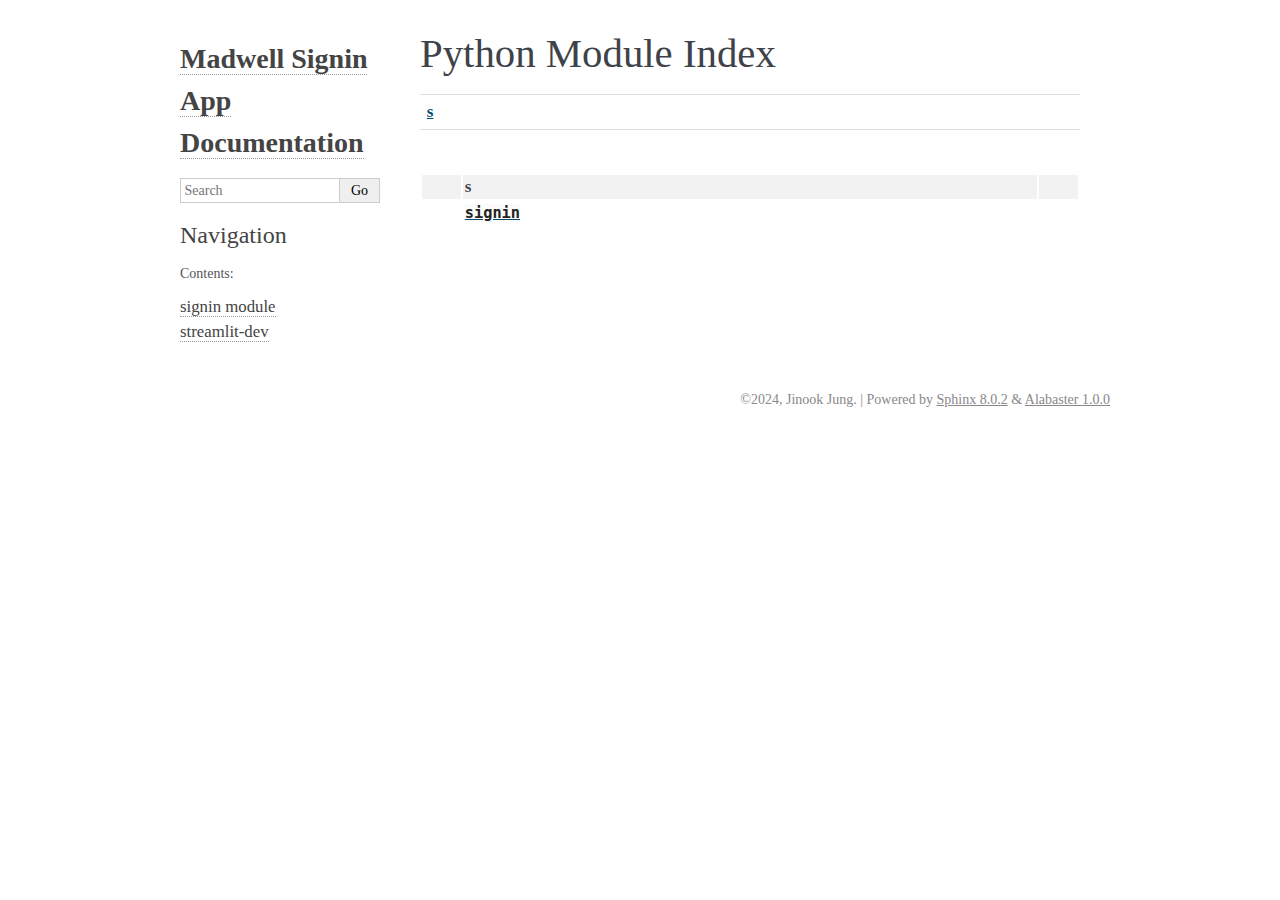
<file: docs/_build/html/py-modindex.html>
<!DOCTYPE html>

<html lang="en" data-content_root="./">
  <head>
    <meta charset="utf-8" />
    <meta name="viewport" content="width=device-width, initial-scale=1.0" />
    <title>Python Module Index &#8212; Madwell Signin App Documentation 1.0.0 documentation</title>
    <link rel="stylesheet" type="text/css" href="_static/pygments.css?v=d1102ebc" />
    <link rel="stylesheet" type="text/css" href="_static/basic.css?v=c058f7c8" />
    <link rel="stylesheet" type="text/css" href="_static/alabaster.css?v=27fed22d" />
    <script src="_static/documentation_options.js?v=8d563738"></script>
    <script src="_static/doctools.js?v=9a2dae69"></script>
    <script src="_static/sphinx_highlight.js?v=dc90522c"></script>
    <link rel="index" title="Index" href="genindex.html" />
    <link rel="search" title="Search" href="search.html" />

   
  <link rel="stylesheet" href="_static/custom.css" type="text/css" />
  

  
  


    <script>
      DOCUMENTATION_OPTIONS.COLLAPSE_INDEX = true;
    </script>


  </head><body>
  

    <div class="document">
      <div class="documentwrapper">
        <div class="bodywrapper">
          

          <div class="body" role="main">
            

   <h1>Python Module Index</h1>

   <div class="modindex-jumpbox">
   <a href="#cap-s"><strong>s</strong></a>
   </div>

   <table class="indextable modindextable">
     <tr class="pcap"><td></td><td>&#160;</td><td></td></tr>
     <tr class="cap" id="cap-s"><td></td><td>
       <strong>s</strong></td><td></td></tr>
     <tr>
       <td></td>
       <td>
       <a href="signin.html#module-signin"><code class="xref">signin</code></a></td><td>
       <em></em></td></tr>
   </table>


          </div>
          
        </div>
      </div>
      <div class="sphinxsidebar" role="navigation" aria-label="Main">
        <div class="sphinxsidebarwrapper">
<h1 class="logo"><a href="index.html">Madwell Signin App Documentation</a></h1>









<search id="searchbox" style="display: none" role="search">
    <div class="searchformwrapper">
    <form class="search" action="search.html" method="get">
      <input type="text" name="q" aria-labelledby="searchlabel" autocomplete="off" autocorrect="off" autocapitalize="off" spellcheck="false" placeholder="Search"/>
      <input type="submit" value="Go" />
    </form>
    </div>
</search>
<script>document.getElementById('searchbox').style.display = "block"</script><h3>Navigation</h3>
<p class="caption" role="heading"><span class="caption-text">Contents:</span></p>
<ul>
<li class="toctree-l1"><a class="reference internal" href="signin.html">signin module</a></li>
<li class="toctree-l1"><a class="reference internal" href="modules.html">streamlit-dev</a></li>
</ul>

<div class="relations">
<h3>Related Topics</h3>
<ul>
  <li><a href="index.html">Documentation overview</a><ul>
  </ul></li>
</ul>
</div>








        </div>
      </div>
      <div class="clearer"></div>
    </div>
    <div class="footer">
      &#169;2024, Jinook Jung.
      
      |
      Powered by <a href="https://www.sphinx-doc.org/">Sphinx 8.0.2</a>
      &amp; <a href="https://alabaster.readthedocs.io">Alabaster 1.0.0</a>
      
    </div>

    

    
  </body>
</html>
</file>
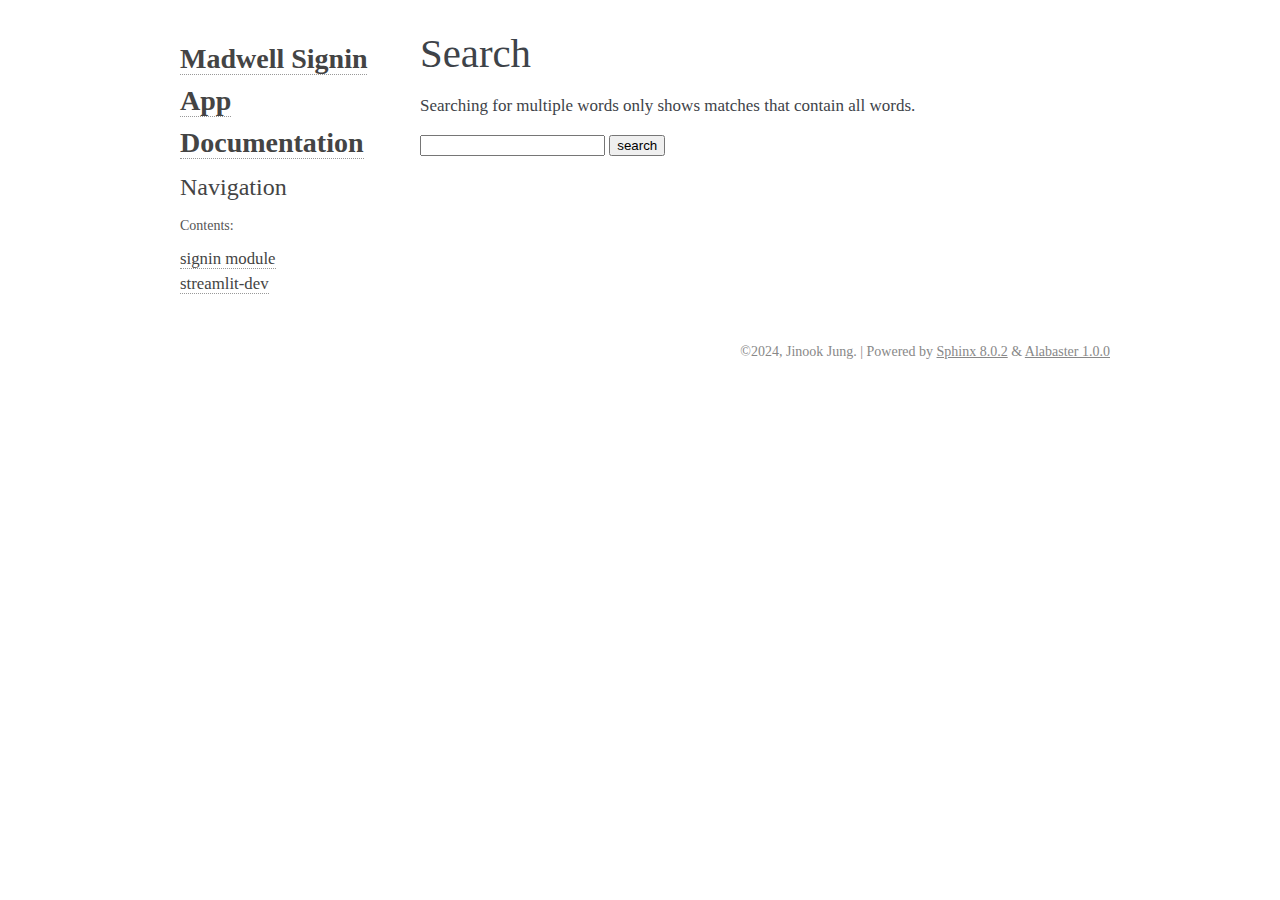
<file: docs/_build/html/search.html>
<!DOCTYPE html>

<html lang="en" data-content_root="./">
  <head>
    <meta charset="utf-8" />
    <meta name="viewport" content="width=device-width, initial-scale=1.0" />
    <title>Search &#8212; Madwell Signin App Documentation 1.0.0 documentation</title>
    <link rel="stylesheet" type="text/css" href="_static/pygments.css?v=d1102ebc" />
    <link rel="stylesheet" type="text/css" href="_static/basic.css?v=c058f7c8" />
    <link rel="stylesheet" type="text/css" href="_static/alabaster.css?v=27fed22d" />
    
    <script src="_static/documentation_options.js?v=8d563738"></script>
    <script src="_static/doctools.js?v=9a2dae69"></script>
    <script src="_static/sphinx_highlight.js?v=dc90522c"></script>
    <script src="_static/searchtools.js"></script>
    <script src="_static/language_data.js"></script>
    <link rel="index" title="Index" href="genindex.html" />
    <link rel="search" title="Search" href="#" />
    <script src="searchindex.js" defer="defer"></script>
    <meta name="robots" content="noindex" />
    
   
  <link rel="stylesheet" href="_static/custom.css" type="text/css" />
  

  
  


  </head><body>
  

    <div class="document">
      <div class="documentwrapper">
        <div class="bodywrapper">
          

          <div class="body" role="main">
            
  <h1 id="search-documentation">Search</h1>
  
  <noscript>
  <div class="admonition warning">
  <p>
    Please activate JavaScript to enable the search
    functionality.
  </p>
  </div>
  </noscript>
  
  
  <p>
    Searching for multiple words only shows matches that contain
    all words.
  </p>
  
  
  <form action="" method="get">
    <input type="text" name="q" aria-labelledby="search-documentation" value="" autocomplete="off" autocorrect="off" autocapitalize="off" spellcheck="false"/>
    <input type="submit" value="search" />
    <span id="search-progress" style="padding-left: 10px"></span>
  </form>
  
  
  <div id="search-results"></div>
  

          </div>
          
        </div>
      </div>
      <div class="sphinxsidebar" role="navigation" aria-label="Main">
        <div class="sphinxsidebarwrapper">
<h1 class="logo"><a href="index.html">Madwell Signin App Documentation</a></h1>








<h3>Navigation</h3>
<p class="caption" role="heading"><span class="caption-text">Contents:</span></p>
<ul>
<li class="toctree-l1"><a class="reference internal" href="signin.html">signin module</a></li>
<li class="toctree-l1"><a class="reference internal" href="modules.html">streamlit-dev</a></li>
</ul>

<div class="relations">
<h3>Related Topics</h3>
<ul>
  <li><a href="index.html">Documentation overview</a><ul>
  </ul></li>
</ul>
</div>








        </div>
      </div>
      <div class="clearer"></div>
    </div>
    <div class="footer">
      &#169;2024, Jinook Jung.
      
      |
      Powered by <a href="https://www.sphinx-doc.org/">Sphinx 8.0.2</a>
      &amp; <a href="https://alabaster.readthedocs.io">Alabaster 1.0.0</a>
      
    </div>

    

    
  </body>
</html>
</file>
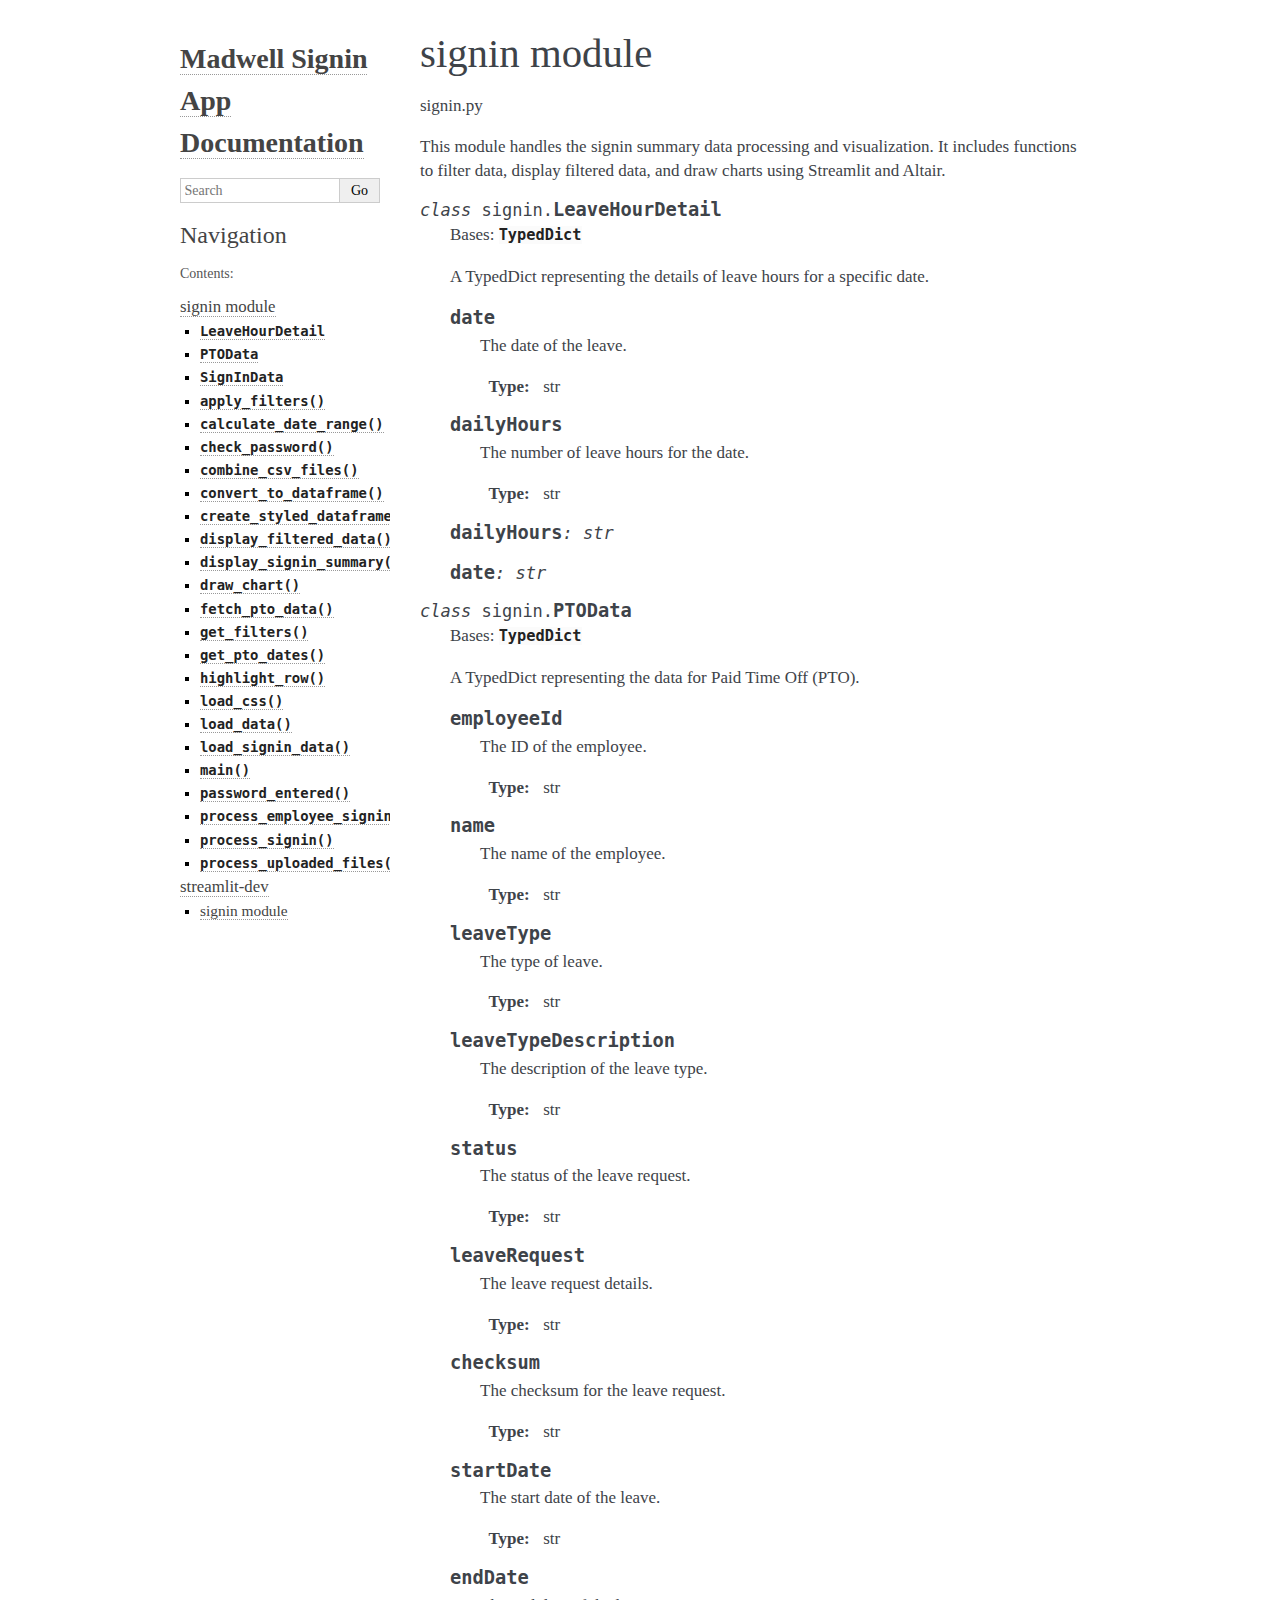
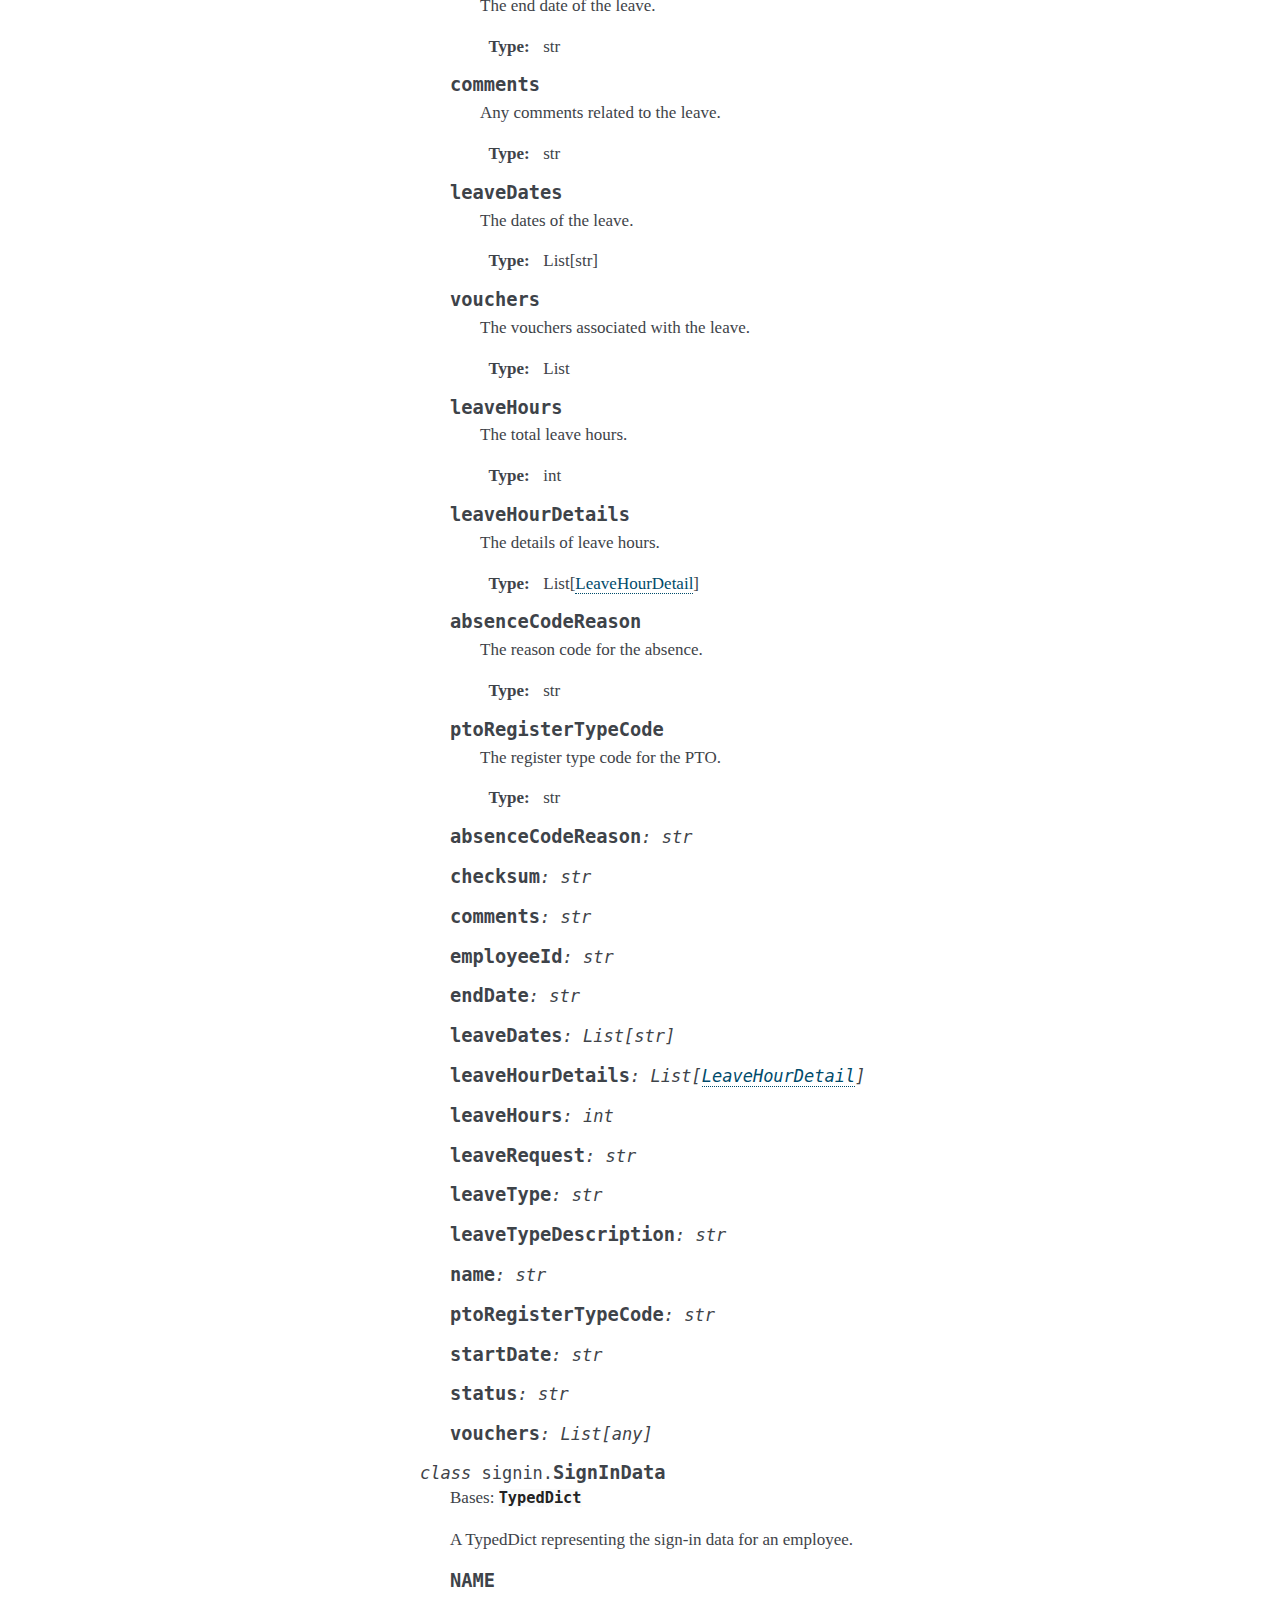
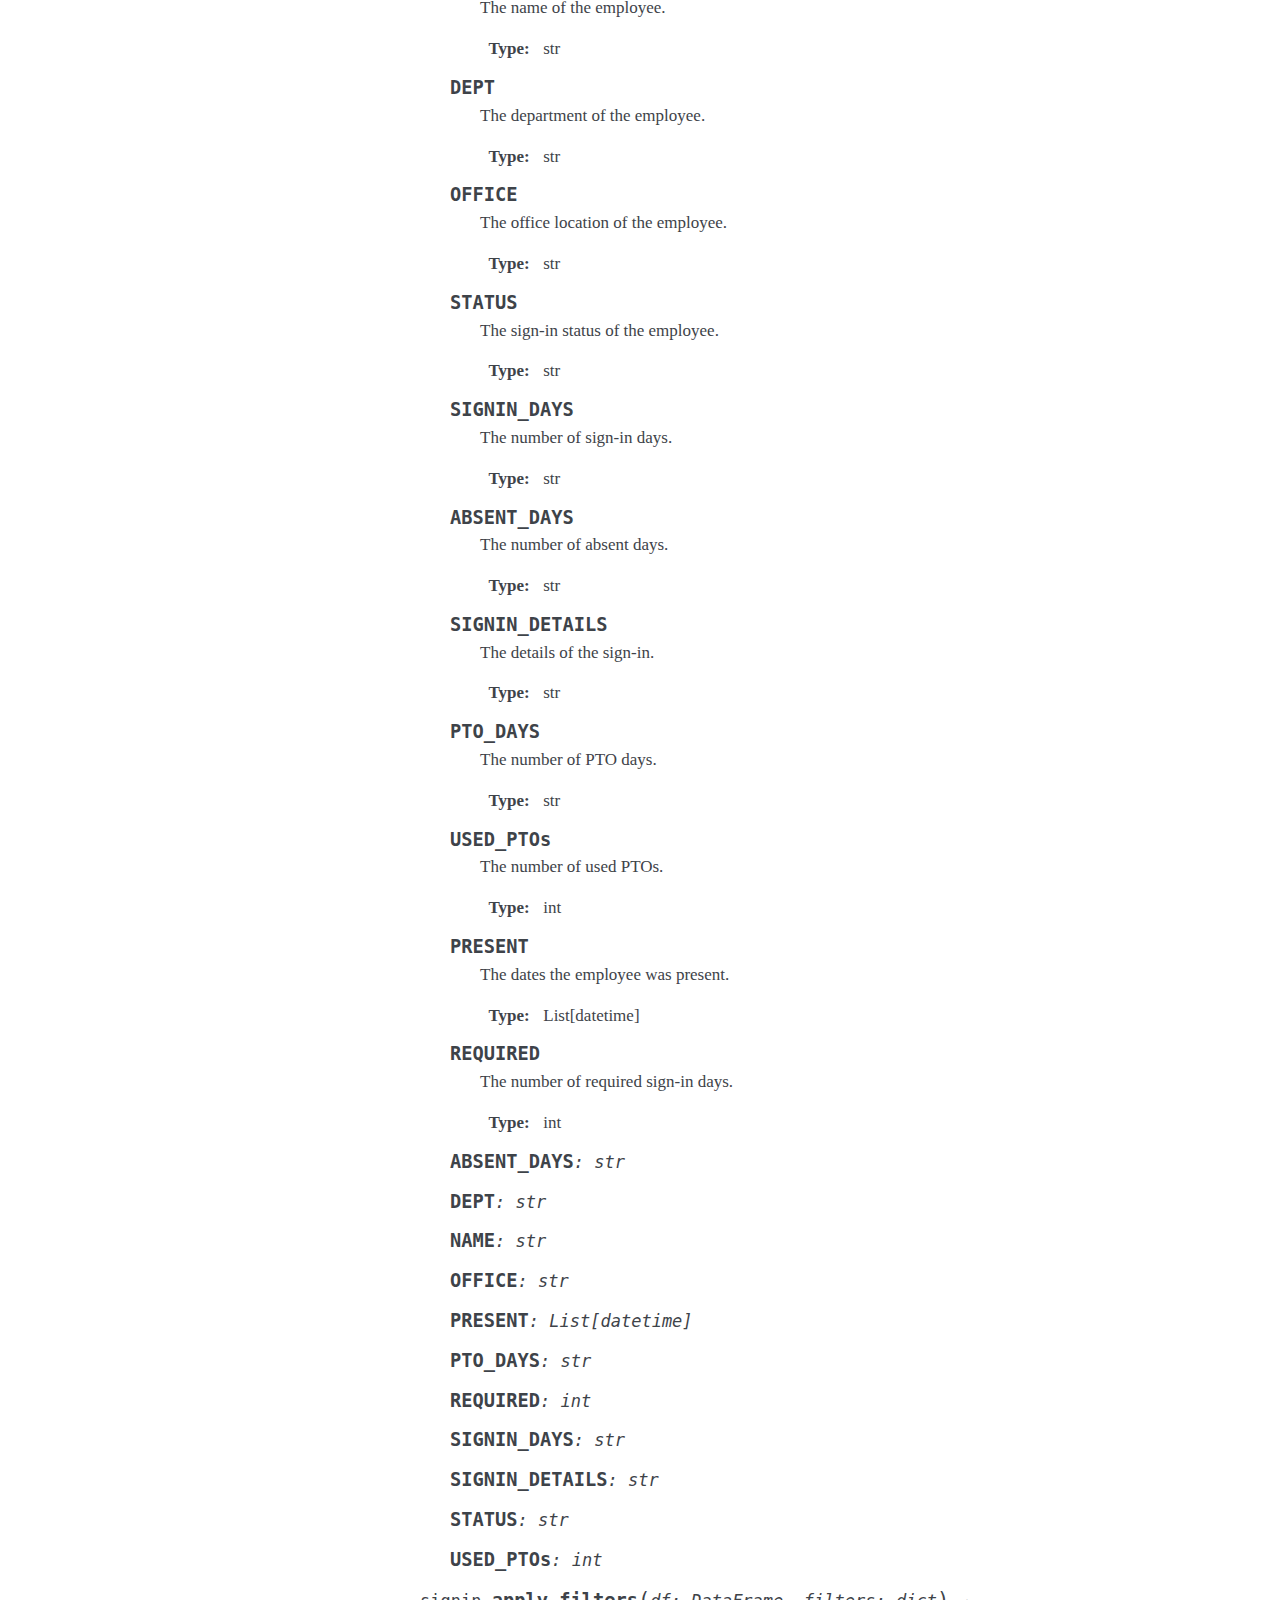
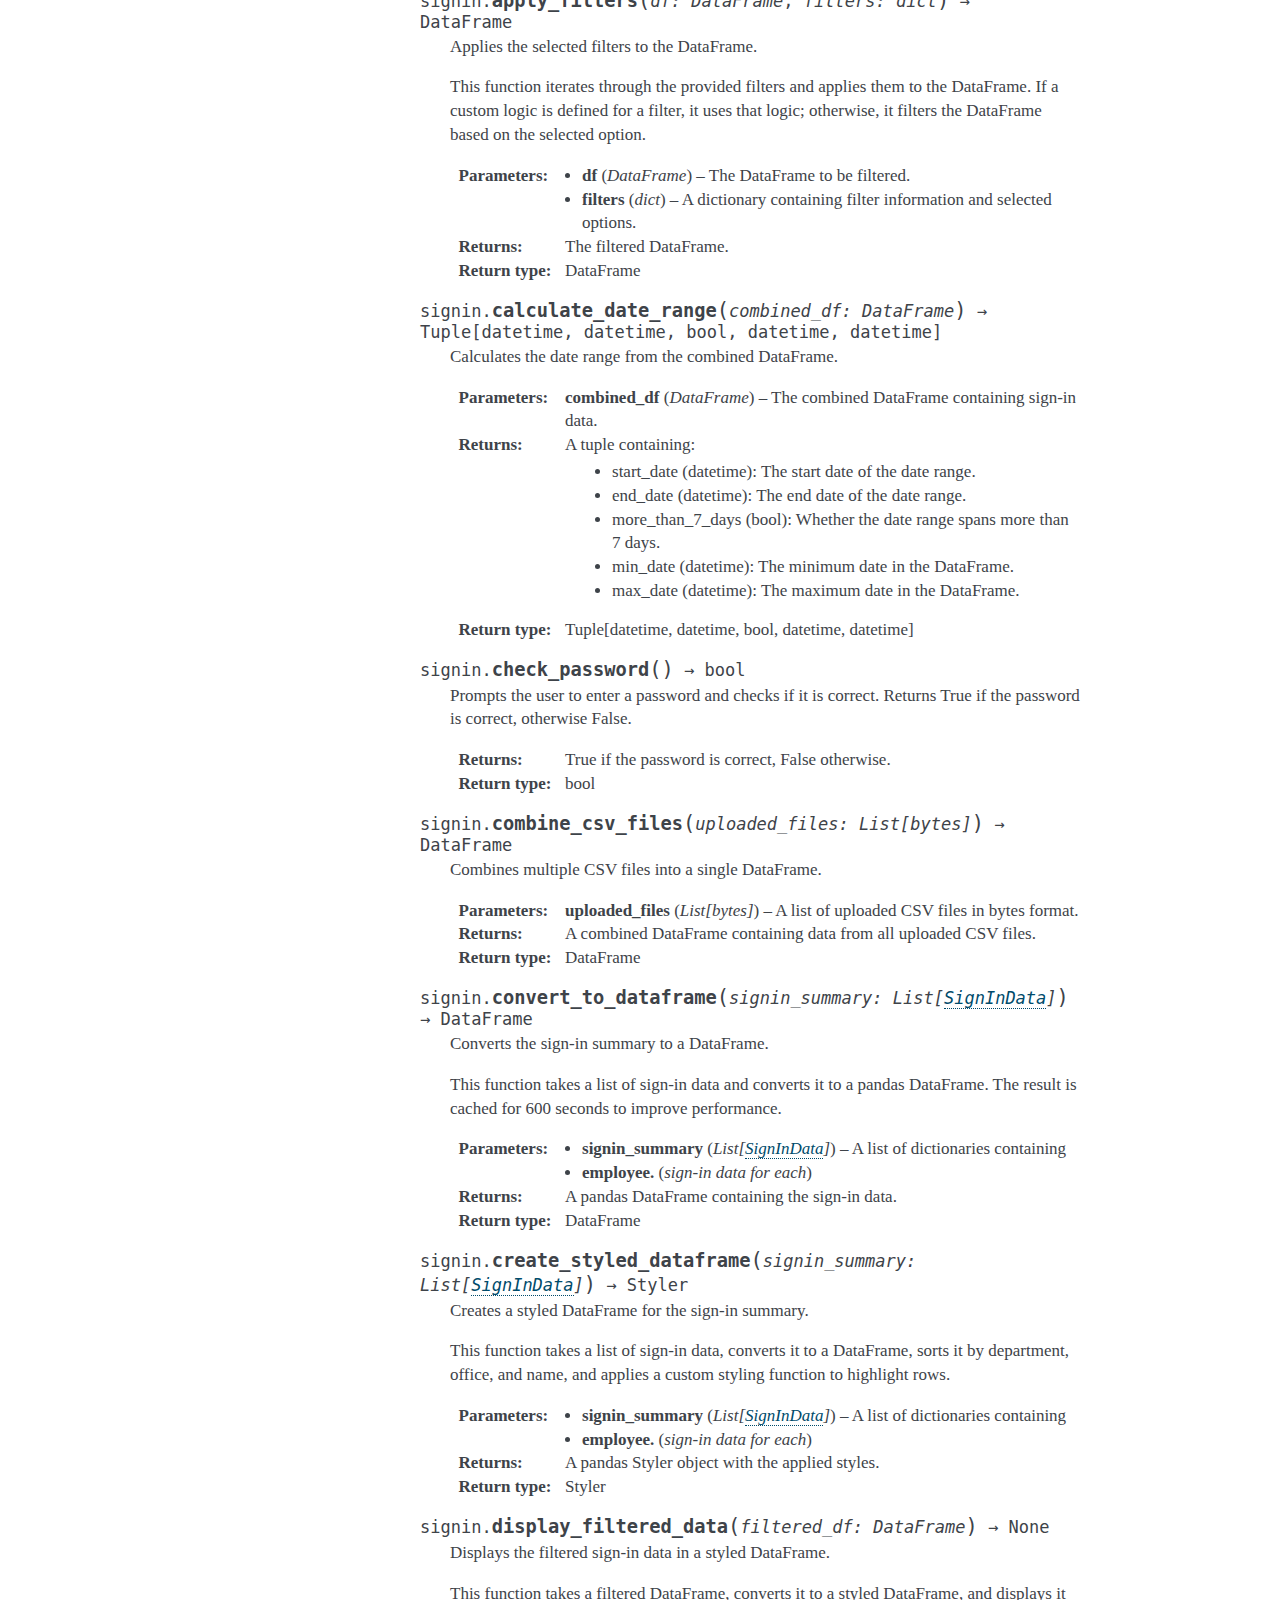
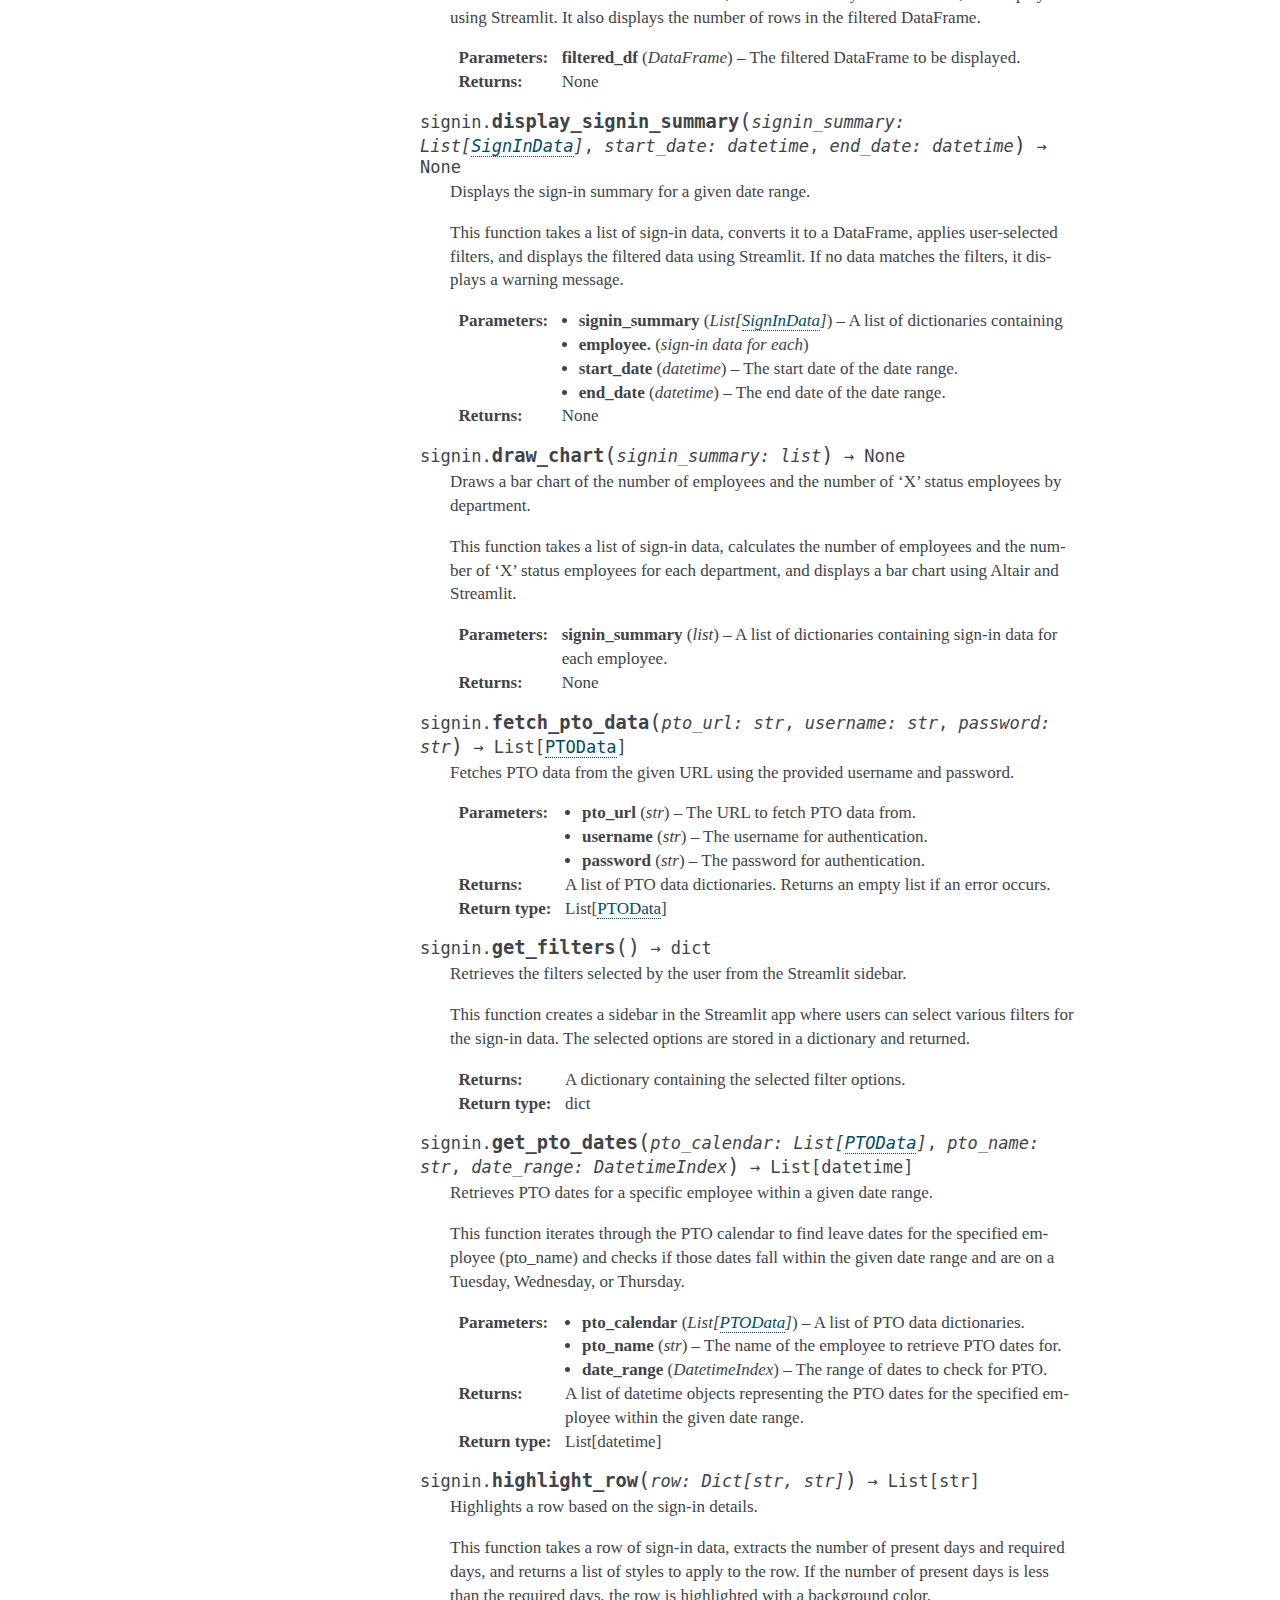
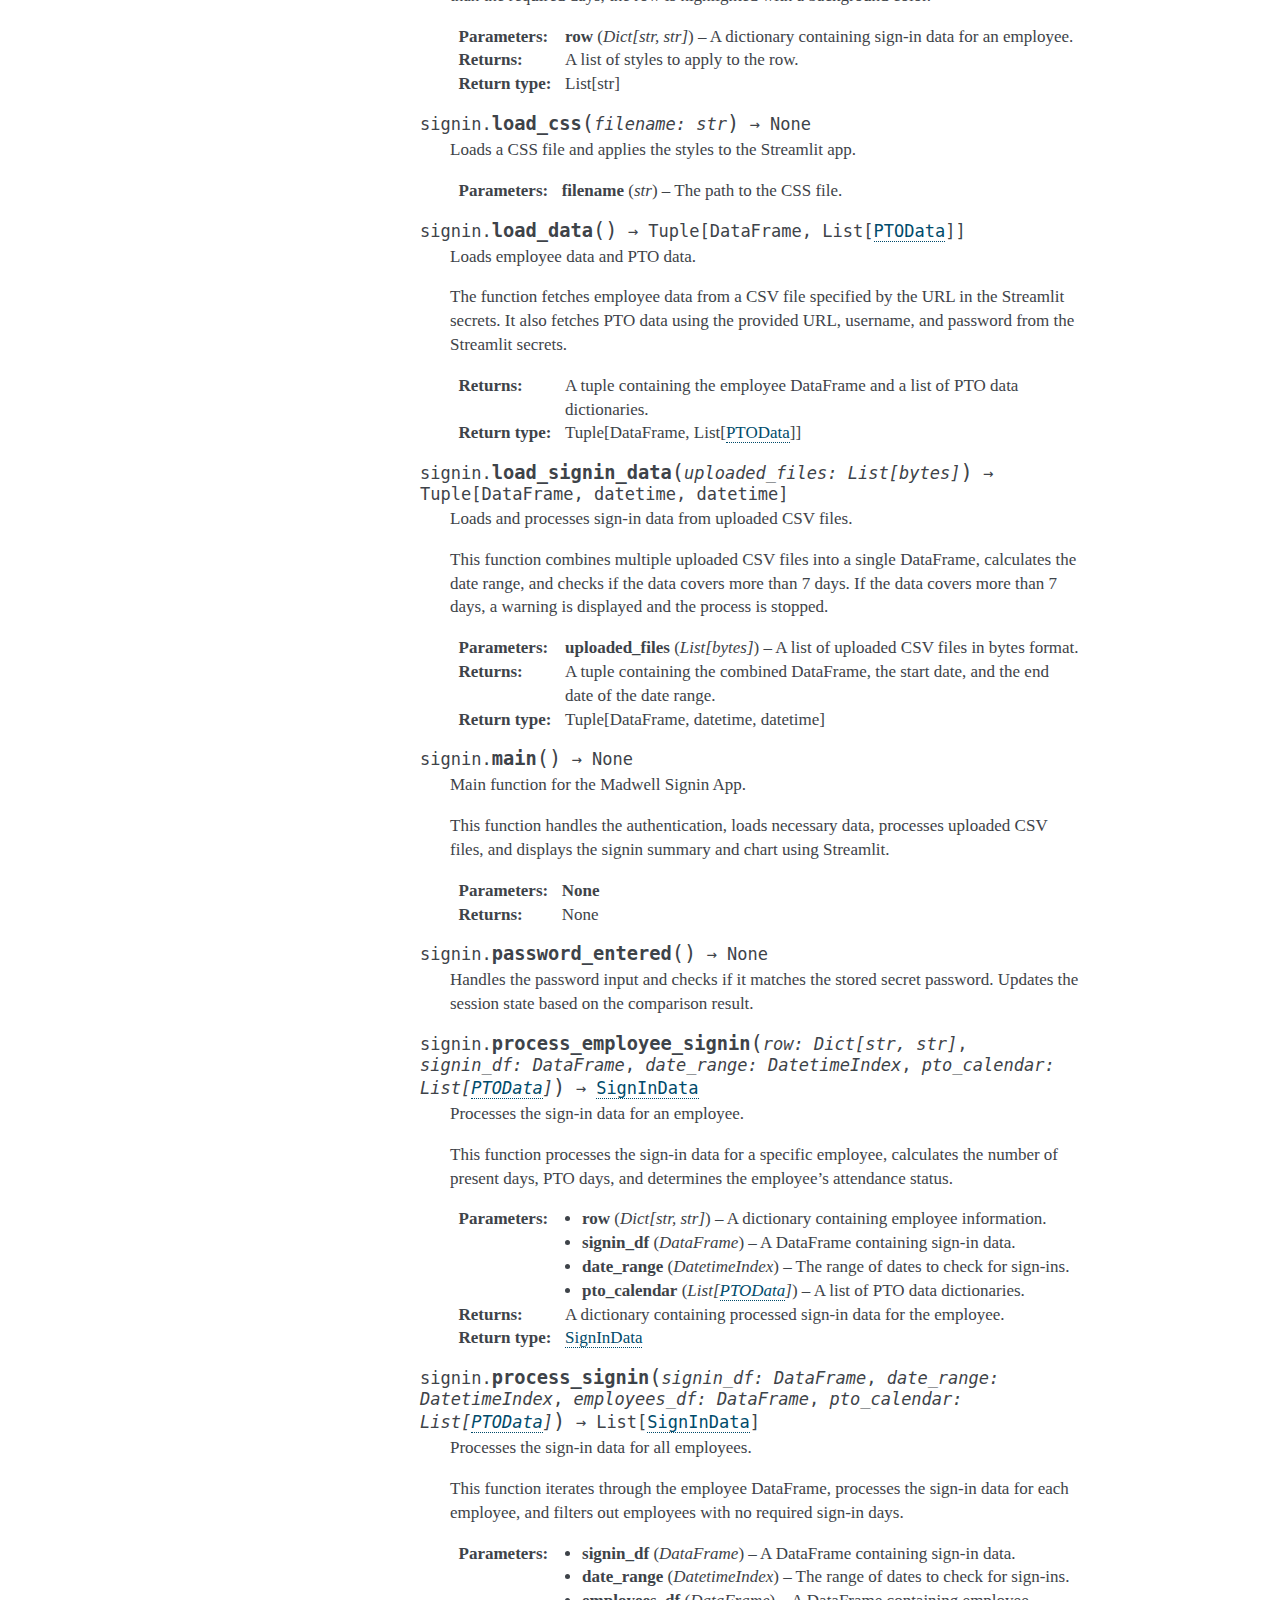
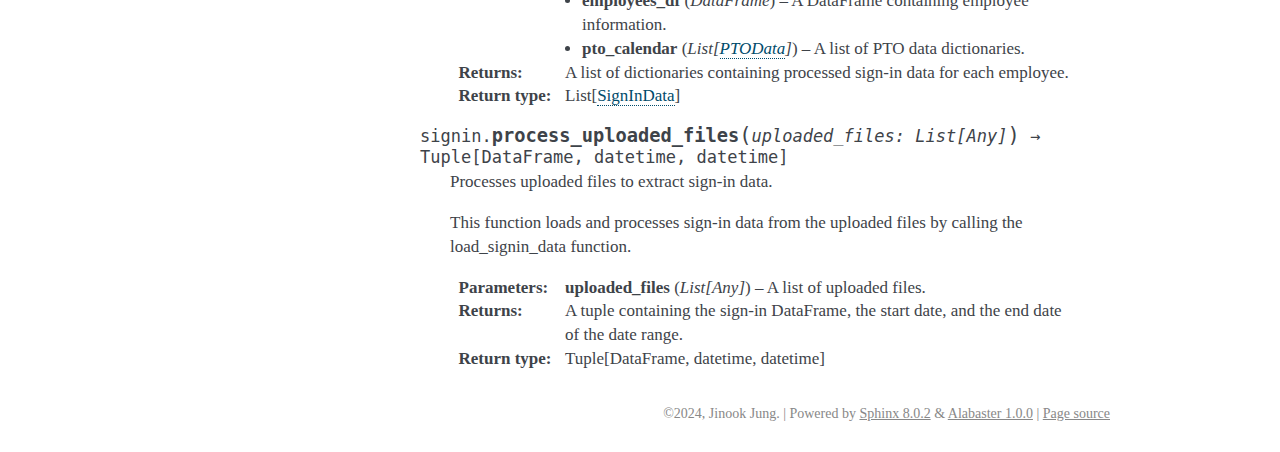
<file: docs/_build/html/signin.html>
<!DOCTYPE html>

<html lang="en" data-content_root="./">
  <head>
    <meta charset="utf-8" />
    <meta name="viewport" content="width=device-width, initial-scale=1.0" /><meta name="viewport" content="width=device-width, initial-scale=1" />

    <title>signin module &#8212; Madwell Signin App Documentation 1.0.0 documentation</title>
    <link rel="stylesheet" type="text/css" href="_static/pygments.css?v=d1102ebc" />
    <link rel="stylesheet" type="text/css" href="_static/basic.css?v=c058f7c8" />
    <link rel="stylesheet" type="text/css" href="_static/alabaster.css?v=27fed22d" />
    <script src="_static/documentation_options.js?v=8d563738"></script>
    <script src="_static/doctools.js?v=9a2dae69"></script>
    <script src="_static/sphinx_highlight.js?v=dc90522c"></script>
    <link rel="index" title="Index" href="genindex.html" />
    <link rel="search" title="Search" href="search.html" />
    <link rel="next" title="streamlit-dev" href="modules.html" />
    <link rel="prev" title="Welcome to Madwell Signin App Documentation’s documentation!" href="index.html" />
   
  <link rel="stylesheet" href="_static/custom.css" type="text/css" />
  

  
  

  </head><body>
  

    <div class="document">
      <div class="documentwrapper">
        <div class="bodywrapper">
          

          <div class="body" role="main">
            
  <section id="module-signin">
<span id="signin-module"></span><h1>signin module<a class="headerlink" href="#module-signin" title="Link to this heading">¶</a></h1>
<p>signin.py</p>
<p>This module handles the signin summary data processing and visualization.
It includes functions to filter data, display filtered data, and draw charts
using Streamlit and Altair.</p>
<dl class="py class">
<dt class="sig sig-object py" id="signin.LeaveHourDetail">
<em class="property"><span class="pre">class</span><span class="w"> </span></em><span class="sig-prename descclassname"><span class="pre">signin.</span></span><span class="sig-name descname"><span class="pre">LeaveHourDetail</span></span><a class="headerlink" href="#signin.LeaveHourDetail" title="Link to this definition">¶</a></dt>
<dd><p>Bases: <code class="xref py py-class docutils literal notranslate"><span class="pre">TypedDict</span></code></p>
<p>A TypedDict representing the details of leave hours for a specific date.</p>
<dl class="py attribute">
<dt class="sig sig-object py" id="signin.LeaveHourDetail.date">
<span class="sig-name descname"><span class="pre">date</span></span><a class="headerlink" href="#signin.LeaveHourDetail.date" title="Link to this definition">¶</a></dt>
<dd><p>The date of the leave.</p>
<dl class="field-list simple">
<dt class="field-odd">Type<span class="colon">:</span></dt>
<dd class="field-odd"><p>str</p>
</dd>
</dl>
</dd></dl>

<dl class="py attribute">
<dt class="sig sig-object py" id="signin.LeaveHourDetail.dailyHours">
<span class="sig-name descname"><span class="pre">dailyHours</span></span><a class="headerlink" href="#signin.LeaveHourDetail.dailyHours" title="Link to this definition">¶</a></dt>
<dd><p>The number of leave hours for the date.</p>
<dl class="field-list simple">
<dt class="field-odd">Type<span class="colon">:</span></dt>
<dd class="field-odd"><p>str</p>
</dd>
</dl>
</dd></dl>

<dl class="py attribute">
<dt class="sig sig-object py" id="id0">
<span class="sig-name descname"><span class="pre">dailyHours</span></span><em class="property"><span class="p"><span class="pre">:</span></span><span class="w"> </span><span class="pre">str</span></em><a class="headerlink" href="#id0" title="Link to this definition">¶</a></dt>
<dd></dd></dl>

<dl class="py attribute">
<dt class="sig sig-object py" id="id1">
<span class="sig-name descname"><span class="pre">date</span></span><em class="property"><span class="p"><span class="pre">:</span></span><span class="w"> </span><span class="pre">str</span></em><a class="headerlink" href="#id1" title="Link to this definition">¶</a></dt>
<dd></dd></dl>

</dd></dl>

<dl class="py class">
<dt class="sig sig-object py" id="signin.PTOData">
<em class="property"><span class="pre">class</span><span class="w"> </span></em><span class="sig-prename descclassname"><span class="pre">signin.</span></span><span class="sig-name descname"><span class="pre">PTOData</span></span><a class="headerlink" href="#signin.PTOData" title="Link to this definition">¶</a></dt>
<dd><p>Bases: <code class="xref py py-class docutils literal notranslate"><span class="pre">TypedDict</span></code></p>
<p>A TypedDict representing the data for Paid Time Off (PTO).</p>
<dl class="py attribute">
<dt class="sig sig-object py" id="signin.PTOData.employeeId">
<span class="sig-name descname"><span class="pre">employeeId</span></span><a class="headerlink" href="#signin.PTOData.employeeId" title="Link to this definition">¶</a></dt>
<dd><p>The ID of the employee.</p>
<dl class="field-list simple">
<dt class="field-odd">Type<span class="colon">:</span></dt>
<dd class="field-odd"><p>str</p>
</dd>
</dl>
</dd></dl>

<dl class="py attribute">
<dt class="sig sig-object py" id="signin.PTOData.name">
<span class="sig-name descname"><span class="pre">name</span></span><a class="headerlink" href="#signin.PTOData.name" title="Link to this definition">¶</a></dt>
<dd><p>The name of the employee.</p>
<dl class="field-list simple">
<dt class="field-odd">Type<span class="colon">:</span></dt>
<dd class="field-odd"><p>str</p>
</dd>
</dl>
</dd></dl>

<dl class="py attribute">
<dt class="sig sig-object py" id="signin.PTOData.leaveType">
<span class="sig-name descname"><span class="pre">leaveType</span></span><a class="headerlink" href="#signin.PTOData.leaveType" title="Link to this definition">¶</a></dt>
<dd><p>The type of leave.</p>
<dl class="field-list simple">
<dt class="field-odd">Type<span class="colon">:</span></dt>
<dd class="field-odd"><p>str</p>
</dd>
</dl>
</dd></dl>

<dl class="py attribute">
<dt class="sig sig-object py" id="signin.PTOData.leaveTypeDescription">
<span class="sig-name descname"><span class="pre">leaveTypeDescription</span></span><a class="headerlink" href="#signin.PTOData.leaveTypeDescription" title="Link to this definition">¶</a></dt>
<dd><p>The description of the leave type.</p>
<dl class="field-list simple">
<dt class="field-odd">Type<span class="colon">:</span></dt>
<dd class="field-odd"><p>str</p>
</dd>
</dl>
</dd></dl>

<dl class="py attribute">
<dt class="sig sig-object py" id="signin.PTOData.status">
<span class="sig-name descname"><span class="pre">status</span></span><a class="headerlink" href="#signin.PTOData.status" title="Link to this definition">¶</a></dt>
<dd><p>The status of the leave request.</p>
<dl class="field-list simple">
<dt class="field-odd">Type<span class="colon">:</span></dt>
<dd class="field-odd"><p>str</p>
</dd>
</dl>
</dd></dl>

<dl class="py attribute">
<dt class="sig sig-object py" id="signin.PTOData.leaveRequest">
<span class="sig-name descname"><span class="pre">leaveRequest</span></span><a class="headerlink" href="#signin.PTOData.leaveRequest" title="Link to this definition">¶</a></dt>
<dd><p>The leave request details.</p>
<dl class="field-list simple">
<dt class="field-odd">Type<span class="colon">:</span></dt>
<dd class="field-odd"><p>str</p>
</dd>
</dl>
</dd></dl>

<dl class="py attribute">
<dt class="sig sig-object py" id="signin.PTOData.checksum">
<span class="sig-name descname"><span class="pre">checksum</span></span><a class="headerlink" href="#signin.PTOData.checksum" title="Link to this definition">¶</a></dt>
<dd><p>The checksum for the leave request.</p>
<dl class="field-list simple">
<dt class="field-odd">Type<span class="colon">:</span></dt>
<dd class="field-odd"><p>str</p>
</dd>
</dl>
</dd></dl>

<dl class="py attribute">
<dt class="sig sig-object py" id="signin.PTOData.startDate">
<span class="sig-name descname"><span class="pre">startDate</span></span><a class="headerlink" href="#signin.PTOData.startDate" title="Link to this definition">¶</a></dt>
<dd><p>The start date of the leave.</p>
<dl class="field-list simple">
<dt class="field-odd">Type<span class="colon">:</span></dt>
<dd class="field-odd"><p>str</p>
</dd>
</dl>
</dd></dl>

<dl class="py attribute">
<dt class="sig sig-object py" id="signin.PTOData.endDate">
<span class="sig-name descname"><span class="pre">endDate</span></span><a class="headerlink" href="#signin.PTOData.endDate" title="Link to this definition">¶</a></dt>
<dd><p>The end date of the leave.</p>
<dl class="field-list simple">
<dt class="field-odd">Type<span class="colon">:</span></dt>
<dd class="field-odd"><p>str</p>
</dd>
</dl>
</dd></dl>

<dl class="py attribute">
<dt class="sig sig-object py" id="signin.PTOData.comments">
<span class="sig-name descname"><span class="pre">comments</span></span><a class="headerlink" href="#signin.PTOData.comments" title="Link to this definition">¶</a></dt>
<dd><p>Any comments related to the leave.</p>
<dl class="field-list simple">
<dt class="field-odd">Type<span class="colon">:</span></dt>
<dd class="field-odd"><p>str</p>
</dd>
</dl>
</dd></dl>

<dl class="py attribute">
<dt class="sig sig-object py" id="signin.PTOData.leaveDates">
<span class="sig-name descname"><span class="pre">leaveDates</span></span><a class="headerlink" href="#signin.PTOData.leaveDates" title="Link to this definition">¶</a></dt>
<dd><p>The dates of the leave.</p>
<dl class="field-list simple">
<dt class="field-odd">Type<span class="colon">:</span></dt>
<dd class="field-odd"><p>List[str]</p>
</dd>
</dl>
</dd></dl>

<dl class="py attribute">
<dt class="sig sig-object py" id="signin.PTOData.vouchers">
<span class="sig-name descname"><span class="pre">vouchers</span></span><a class="headerlink" href="#signin.PTOData.vouchers" title="Link to this definition">¶</a></dt>
<dd><p>The vouchers associated with the leave.</p>
<dl class="field-list simple">
<dt class="field-odd">Type<span class="colon">:</span></dt>
<dd class="field-odd"><p>List</p>
</dd>
</dl>
</dd></dl>

<dl class="py attribute">
<dt class="sig sig-object py" id="signin.PTOData.leaveHours">
<span class="sig-name descname"><span class="pre">leaveHours</span></span><a class="headerlink" href="#signin.PTOData.leaveHours" title="Link to this definition">¶</a></dt>
<dd><p>The total leave hours.</p>
<dl class="field-list simple">
<dt class="field-odd">Type<span class="colon">:</span></dt>
<dd class="field-odd"><p>int</p>
</dd>
</dl>
</dd></dl>

<dl class="py attribute">
<dt class="sig sig-object py" id="signin.PTOData.leaveHourDetails">
<span class="sig-name descname"><span class="pre">leaveHourDetails</span></span><a class="headerlink" href="#signin.PTOData.leaveHourDetails" title="Link to this definition">¶</a></dt>
<dd><p>The details of leave hours.</p>
<dl class="field-list simple">
<dt class="field-odd">Type<span class="colon">:</span></dt>
<dd class="field-odd"><p>List[<a class="reference internal" href="#signin.LeaveHourDetail" title="signin.LeaveHourDetail">LeaveHourDetail</a>]</p>
</dd>
</dl>
</dd></dl>

<dl class="py attribute">
<dt class="sig sig-object py" id="signin.PTOData.absenceCodeReason">
<span class="sig-name descname"><span class="pre">absenceCodeReason</span></span><a class="headerlink" href="#signin.PTOData.absenceCodeReason" title="Link to this definition">¶</a></dt>
<dd><p>The reason code for the absence.</p>
<dl class="field-list simple">
<dt class="field-odd">Type<span class="colon">:</span></dt>
<dd class="field-odd"><p>str</p>
</dd>
</dl>
</dd></dl>

<dl class="py attribute">
<dt class="sig sig-object py" id="signin.PTOData.ptoRegisterTypeCode">
<span class="sig-name descname"><span class="pre">ptoRegisterTypeCode</span></span><a class="headerlink" href="#signin.PTOData.ptoRegisterTypeCode" title="Link to this definition">¶</a></dt>
<dd><p>The register type code for the PTO.</p>
<dl class="field-list simple">
<dt class="field-odd">Type<span class="colon">:</span></dt>
<dd class="field-odd"><p>str</p>
</dd>
</dl>
</dd></dl>

<dl class="py attribute">
<dt class="sig sig-object py" id="id2">
<span class="sig-name descname"><span class="pre">absenceCodeReason</span></span><em class="property"><span class="p"><span class="pre">:</span></span><span class="w"> </span><span class="pre">str</span></em><a class="headerlink" href="#id2" title="Link to this definition">¶</a></dt>
<dd></dd></dl>

<dl class="py attribute">
<dt class="sig sig-object py" id="id3">
<span class="sig-name descname"><span class="pre">checksum</span></span><em class="property"><span class="p"><span class="pre">:</span></span><span class="w"> </span><span class="pre">str</span></em><a class="headerlink" href="#id3" title="Link to this definition">¶</a></dt>
<dd></dd></dl>

<dl class="py attribute">
<dt class="sig sig-object py" id="id4">
<span class="sig-name descname"><span class="pre">comments</span></span><em class="property"><span class="p"><span class="pre">:</span></span><span class="w"> </span><span class="pre">str</span></em><a class="headerlink" href="#id4" title="Link to this definition">¶</a></dt>
<dd></dd></dl>

<dl class="py attribute">
<dt class="sig sig-object py" id="id5">
<span class="sig-name descname"><span class="pre">employeeId</span></span><em class="property"><span class="p"><span class="pre">:</span></span><span class="w"> </span><span class="pre">str</span></em><a class="headerlink" href="#id5" title="Link to this definition">¶</a></dt>
<dd></dd></dl>

<dl class="py attribute">
<dt class="sig sig-object py" id="id6">
<span class="sig-name descname"><span class="pre">endDate</span></span><em class="property"><span class="p"><span class="pre">:</span></span><span class="w"> </span><span class="pre">str</span></em><a class="headerlink" href="#id6" title="Link to this definition">¶</a></dt>
<dd></dd></dl>

<dl class="py attribute">
<dt class="sig sig-object py" id="id7">
<span class="sig-name descname"><span class="pre">leaveDates</span></span><em class="property"><span class="p"><span class="pre">:</span></span><span class="w"> </span><span class="pre">List</span><span class="p"><span class="pre">[</span></span><span class="pre">str</span><span class="p"><span class="pre">]</span></span></em><a class="headerlink" href="#id7" title="Link to this definition">¶</a></dt>
<dd></dd></dl>

<dl class="py attribute">
<dt class="sig sig-object py" id="id8">
<span class="sig-name descname"><span class="pre">leaveHourDetails</span></span><em class="property"><span class="p"><span class="pre">:</span></span><span class="w"> </span><span class="pre">List</span><span class="p"><span class="pre">[</span></span><a class="reference internal" href="#signin.LeaveHourDetail" title="signin.LeaveHourDetail"><span class="pre">LeaveHourDetail</span></a><span class="p"><span class="pre">]</span></span></em><a class="headerlink" href="#id8" title="Link to this definition">¶</a></dt>
<dd></dd></dl>

<dl class="py attribute">
<dt class="sig sig-object py" id="id9">
<span class="sig-name descname"><span class="pre">leaveHours</span></span><em class="property"><span class="p"><span class="pre">:</span></span><span class="w"> </span><span class="pre">int</span></em><a class="headerlink" href="#id9" title="Link to this definition">¶</a></dt>
<dd></dd></dl>

<dl class="py attribute">
<dt class="sig sig-object py" id="id10">
<span class="sig-name descname"><span class="pre">leaveRequest</span></span><em class="property"><span class="p"><span class="pre">:</span></span><span class="w"> </span><span class="pre">str</span></em><a class="headerlink" href="#id10" title="Link to this definition">¶</a></dt>
<dd></dd></dl>

<dl class="py attribute">
<dt class="sig sig-object py" id="id11">
<span class="sig-name descname"><span class="pre">leaveType</span></span><em class="property"><span class="p"><span class="pre">:</span></span><span class="w"> </span><span class="pre">str</span></em><a class="headerlink" href="#id11" title="Link to this definition">¶</a></dt>
<dd></dd></dl>

<dl class="py attribute">
<dt class="sig sig-object py" id="id12">
<span class="sig-name descname"><span class="pre">leaveTypeDescription</span></span><em class="property"><span class="p"><span class="pre">:</span></span><span class="w"> </span><span class="pre">str</span></em><a class="headerlink" href="#id12" title="Link to this definition">¶</a></dt>
<dd></dd></dl>

<dl class="py attribute">
<dt class="sig sig-object py" id="id13">
<span class="sig-name descname"><span class="pre">name</span></span><em class="property"><span class="p"><span class="pre">:</span></span><span class="w"> </span><span class="pre">str</span></em><a class="headerlink" href="#id13" title="Link to this definition">¶</a></dt>
<dd></dd></dl>

<dl class="py attribute">
<dt class="sig sig-object py" id="id14">
<span class="sig-name descname"><span class="pre">ptoRegisterTypeCode</span></span><em class="property"><span class="p"><span class="pre">:</span></span><span class="w"> </span><span class="pre">str</span></em><a class="headerlink" href="#id14" title="Link to this definition">¶</a></dt>
<dd></dd></dl>

<dl class="py attribute">
<dt class="sig sig-object py" id="id15">
<span class="sig-name descname"><span class="pre">startDate</span></span><em class="property"><span class="p"><span class="pre">:</span></span><span class="w"> </span><span class="pre">str</span></em><a class="headerlink" href="#id15" title="Link to this definition">¶</a></dt>
<dd></dd></dl>

<dl class="py attribute">
<dt class="sig sig-object py" id="id16">
<span class="sig-name descname"><span class="pre">status</span></span><em class="property"><span class="p"><span class="pre">:</span></span><span class="w"> </span><span class="pre">str</span></em><a class="headerlink" href="#id16" title="Link to this definition">¶</a></dt>
<dd></dd></dl>

<dl class="py attribute">
<dt class="sig sig-object py" id="id17">
<span class="sig-name descname"><span class="pre">vouchers</span></span><em class="property"><span class="p"><span class="pre">:</span></span><span class="w"> </span><span class="pre">List</span><span class="p"><span class="pre">[</span></span><span class="pre">any</span><span class="p"><span class="pre">]</span></span></em><a class="headerlink" href="#id17" title="Link to this definition">¶</a></dt>
<dd></dd></dl>

</dd></dl>

<dl class="py class">
<dt class="sig sig-object py" id="signin.SignInData">
<em class="property"><span class="pre">class</span><span class="w"> </span></em><span class="sig-prename descclassname"><span class="pre">signin.</span></span><span class="sig-name descname"><span class="pre">SignInData</span></span><a class="headerlink" href="#signin.SignInData" title="Link to this definition">¶</a></dt>
<dd><p>Bases: <code class="xref py py-class docutils literal notranslate"><span class="pre">TypedDict</span></code></p>
<p>A TypedDict representing the sign-in data for an employee.</p>
<dl class="py attribute">
<dt class="sig sig-object py" id="signin.SignInData.NAME">
<span class="sig-name descname"><span class="pre">NAME</span></span><a class="headerlink" href="#signin.SignInData.NAME" title="Link to this definition">¶</a></dt>
<dd><p>The name of the employee.</p>
<dl class="field-list simple">
<dt class="field-odd">Type<span class="colon">:</span></dt>
<dd class="field-odd"><p>str</p>
</dd>
</dl>
</dd></dl>

<dl class="py attribute">
<dt class="sig sig-object py" id="signin.SignInData.DEPT">
<span class="sig-name descname"><span class="pre">DEPT</span></span><a class="headerlink" href="#signin.SignInData.DEPT" title="Link to this definition">¶</a></dt>
<dd><p>The department of the employee.</p>
<dl class="field-list simple">
<dt class="field-odd">Type<span class="colon">:</span></dt>
<dd class="field-odd"><p>str</p>
</dd>
</dl>
</dd></dl>

<dl class="py attribute">
<dt class="sig sig-object py" id="signin.SignInData.OFFICE">
<span class="sig-name descname"><span class="pre">OFFICE</span></span><a class="headerlink" href="#signin.SignInData.OFFICE" title="Link to this definition">¶</a></dt>
<dd><p>The office location of the employee.</p>
<dl class="field-list simple">
<dt class="field-odd">Type<span class="colon">:</span></dt>
<dd class="field-odd"><p>str</p>
</dd>
</dl>
</dd></dl>

<dl class="py attribute">
<dt class="sig sig-object py" id="signin.SignInData.STATUS">
<span class="sig-name descname"><span class="pre">STATUS</span></span><a class="headerlink" href="#signin.SignInData.STATUS" title="Link to this definition">¶</a></dt>
<dd><p>The sign-in status of the employee.</p>
<dl class="field-list simple">
<dt class="field-odd">Type<span class="colon">:</span></dt>
<dd class="field-odd"><p>str</p>
</dd>
</dl>
</dd></dl>

<dl class="py attribute">
<dt class="sig sig-object py" id="signin.SignInData.SIGNIN_DAYS">
<span class="sig-name descname"><span class="pre">SIGNIN_DAYS</span></span><a class="headerlink" href="#signin.SignInData.SIGNIN_DAYS" title="Link to this definition">¶</a></dt>
<dd><p>The number of sign-in days.</p>
<dl class="field-list simple">
<dt class="field-odd">Type<span class="colon">:</span></dt>
<dd class="field-odd"><p>str</p>
</dd>
</dl>
</dd></dl>

<dl class="py attribute">
<dt class="sig sig-object py" id="signin.SignInData.ABSENT_DAYS">
<span class="sig-name descname"><span class="pre">ABSENT_DAYS</span></span><a class="headerlink" href="#signin.SignInData.ABSENT_DAYS" title="Link to this definition">¶</a></dt>
<dd><p>The number of absent days.</p>
<dl class="field-list simple">
<dt class="field-odd">Type<span class="colon">:</span></dt>
<dd class="field-odd"><p>str</p>
</dd>
</dl>
</dd></dl>

<dl class="py attribute">
<dt class="sig sig-object py" id="signin.SignInData.SIGNIN_DETAILS">
<span class="sig-name descname"><span class="pre">SIGNIN_DETAILS</span></span><a class="headerlink" href="#signin.SignInData.SIGNIN_DETAILS" title="Link to this definition">¶</a></dt>
<dd><p>The details of the sign-in.</p>
<dl class="field-list simple">
<dt class="field-odd">Type<span class="colon">:</span></dt>
<dd class="field-odd"><p>str</p>
</dd>
</dl>
</dd></dl>

<dl class="py attribute">
<dt class="sig sig-object py" id="signin.SignInData.PTO_DAYS">
<span class="sig-name descname"><span class="pre">PTO_DAYS</span></span><a class="headerlink" href="#signin.SignInData.PTO_DAYS" title="Link to this definition">¶</a></dt>
<dd><p>The number of PTO days.</p>
<dl class="field-list simple">
<dt class="field-odd">Type<span class="colon">:</span></dt>
<dd class="field-odd"><p>str</p>
</dd>
</dl>
</dd></dl>

<dl class="py attribute">
<dt class="sig sig-object py" id="signin.SignInData.USED_PTOs">
<span class="sig-name descname"><span class="pre">USED_PTOs</span></span><a class="headerlink" href="#signin.SignInData.USED_PTOs" title="Link to this definition">¶</a></dt>
<dd><p>The number of used PTOs.</p>
<dl class="field-list simple">
<dt class="field-odd">Type<span class="colon">:</span></dt>
<dd class="field-odd"><p>int</p>
</dd>
</dl>
</dd></dl>

<dl class="py attribute">
<dt class="sig sig-object py" id="signin.SignInData.PRESENT">
<span class="sig-name descname"><span class="pre">PRESENT</span></span><a class="headerlink" href="#signin.SignInData.PRESENT" title="Link to this definition">¶</a></dt>
<dd><p>The dates the employee was present.</p>
<dl class="field-list simple">
<dt class="field-odd">Type<span class="colon">:</span></dt>
<dd class="field-odd"><p>List[datetime]</p>
</dd>
</dl>
</dd></dl>

<dl class="py attribute">
<dt class="sig sig-object py" id="signin.SignInData.REQUIRED">
<span class="sig-name descname"><span class="pre">REQUIRED</span></span><a class="headerlink" href="#signin.SignInData.REQUIRED" title="Link to this definition">¶</a></dt>
<dd><p>The number of required sign-in days.</p>
<dl class="field-list simple">
<dt class="field-odd">Type<span class="colon">:</span></dt>
<dd class="field-odd"><p>int</p>
</dd>
</dl>
</dd></dl>

<dl class="py attribute">
<dt class="sig sig-object py" id="id18">
<span class="sig-name descname"><span class="pre">ABSENT_DAYS</span></span><em class="property"><span class="p"><span class="pre">:</span></span><span class="w"> </span><span class="pre">str</span></em><a class="headerlink" href="#id18" title="Link to this definition">¶</a></dt>
<dd></dd></dl>

<dl class="py attribute">
<dt class="sig sig-object py" id="id19">
<span class="sig-name descname"><span class="pre">DEPT</span></span><em class="property"><span class="p"><span class="pre">:</span></span><span class="w"> </span><span class="pre">str</span></em><a class="headerlink" href="#id19" title="Link to this definition">¶</a></dt>
<dd></dd></dl>

<dl class="py attribute">
<dt class="sig sig-object py" id="id20">
<span class="sig-name descname"><span class="pre">NAME</span></span><em class="property"><span class="p"><span class="pre">:</span></span><span class="w"> </span><span class="pre">str</span></em><a class="headerlink" href="#id20" title="Link to this definition">¶</a></dt>
<dd></dd></dl>

<dl class="py attribute">
<dt class="sig sig-object py" id="id21">
<span class="sig-name descname"><span class="pre">OFFICE</span></span><em class="property"><span class="p"><span class="pre">:</span></span><span class="w"> </span><span class="pre">str</span></em><a class="headerlink" href="#id21" title="Link to this definition">¶</a></dt>
<dd></dd></dl>

<dl class="py attribute">
<dt class="sig sig-object py" id="id22">
<span class="sig-name descname"><span class="pre">PRESENT</span></span><em class="property"><span class="p"><span class="pre">:</span></span><span class="w"> </span><span class="pre">List</span><span class="p"><span class="pre">[</span></span><span class="pre">datetime</span><span class="p"><span class="pre">]</span></span></em><a class="headerlink" href="#id22" title="Link to this definition">¶</a></dt>
<dd></dd></dl>

<dl class="py attribute">
<dt class="sig sig-object py" id="id23">
<span class="sig-name descname"><span class="pre">PTO_DAYS</span></span><em class="property"><span class="p"><span class="pre">:</span></span><span class="w"> </span><span class="pre">str</span></em><a class="headerlink" href="#id23" title="Link to this definition">¶</a></dt>
<dd></dd></dl>

<dl class="py attribute">
<dt class="sig sig-object py" id="id24">
<span class="sig-name descname"><span class="pre">REQUIRED</span></span><em class="property"><span class="p"><span class="pre">:</span></span><span class="w"> </span><span class="pre">int</span></em><a class="headerlink" href="#id24" title="Link to this definition">¶</a></dt>
<dd></dd></dl>

<dl class="py attribute">
<dt class="sig sig-object py" id="id25">
<span class="sig-name descname"><span class="pre">SIGNIN_DAYS</span></span><em class="property"><span class="p"><span class="pre">:</span></span><span class="w"> </span><span class="pre">str</span></em><a class="headerlink" href="#id25" title="Link to this definition">¶</a></dt>
<dd></dd></dl>

<dl class="py attribute">
<dt class="sig sig-object py" id="id26">
<span class="sig-name descname"><span class="pre">SIGNIN_DETAILS</span></span><em class="property"><span class="p"><span class="pre">:</span></span><span class="w"> </span><span class="pre">str</span></em><a class="headerlink" href="#id26" title="Link to this definition">¶</a></dt>
<dd></dd></dl>

<dl class="py attribute">
<dt class="sig sig-object py" id="id27">
<span class="sig-name descname"><span class="pre">STATUS</span></span><em class="property"><span class="p"><span class="pre">:</span></span><span class="w"> </span><span class="pre">str</span></em><a class="headerlink" href="#id27" title="Link to this definition">¶</a></dt>
<dd></dd></dl>

<dl class="py attribute">
<dt class="sig sig-object py" id="id28">
<span class="sig-name descname"><span class="pre">USED_PTOs</span></span><em class="property"><span class="p"><span class="pre">:</span></span><span class="w"> </span><span class="pre">int</span></em><a class="headerlink" href="#id28" title="Link to this definition">¶</a></dt>
<dd></dd></dl>

</dd></dl>

<dl class="py function">
<dt class="sig sig-object py" id="signin.apply_filters">
<span class="sig-prename descclassname"><span class="pre">signin.</span></span><span class="sig-name descname"><span class="pre">apply_filters</span></span><span class="sig-paren">(</span><em class="sig-param"><span class="n"><span class="pre">df</span></span><span class="p"><span class="pre">:</span></span><span class="w"> </span><span class="n"><span class="pre">DataFrame</span></span></em>, <em class="sig-param"><span class="n"><span class="pre">filters</span></span><span class="p"><span class="pre">:</span></span><span class="w"> </span><span class="n"><span class="pre">dict</span></span></em><span class="sig-paren">)</span> <span class="sig-return"><span class="sig-return-icon">&#x2192;</span> <span class="sig-return-typehint"><span class="pre">DataFrame</span></span></span><a class="headerlink" href="#signin.apply_filters" title="Link to this definition">¶</a></dt>
<dd><p>Applies the selected filters to the DataFrame.</p>
<p>This function iterates through the provided filters and applies them to the
DataFrame. If a custom logic is defined for a filter, it uses that logic;
otherwise, it filters the DataFrame based on the selected option.</p>
<dl class="field-list simple">
<dt class="field-odd">Parameters<span class="colon">:</span></dt>
<dd class="field-odd"><ul class="simple">
<li><p><strong>df</strong> (<em>DataFrame</em>) – The DataFrame to be filtered.</p></li>
<li><p><strong>filters</strong> (<em>dict</em>) – A dictionary containing filter information and selected options.</p></li>
</ul>
</dd>
<dt class="field-even">Returns<span class="colon">:</span></dt>
<dd class="field-even"><p>The filtered DataFrame.</p>
</dd>
<dt class="field-odd">Return type<span class="colon">:</span></dt>
<dd class="field-odd"><p>DataFrame</p>
</dd>
</dl>
</dd></dl>

<dl class="py function">
<dt class="sig sig-object py" id="signin.calculate_date_range">
<span class="sig-prename descclassname"><span class="pre">signin.</span></span><span class="sig-name descname"><span class="pre">calculate_date_range</span></span><span class="sig-paren">(</span><em class="sig-param"><span class="n"><span class="pre">combined_df</span></span><span class="p"><span class="pre">:</span></span><span class="w"> </span><span class="n"><span class="pre">DataFrame</span></span></em><span class="sig-paren">)</span> <span class="sig-return"><span class="sig-return-icon">&#x2192;</span> <span class="sig-return-typehint"><span class="pre">Tuple</span><span class="p"><span class="pre">[</span></span><span class="pre">datetime</span><span class="p"><span class="pre">,</span></span><span class="w"> </span><span class="pre">datetime</span><span class="p"><span class="pre">,</span></span><span class="w"> </span><span class="pre">bool</span><span class="p"><span class="pre">,</span></span><span class="w"> </span><span class="pre">datetime</span><span class="p"><span class="pre">,</span></span><span class="w"> </span><span class="pre">datetime</span><span class="p"><span class="pre">]</span></span></span></span><a class="headerlink" href="#signin.calculate_date_range" title="Link to this definition">¶</a></dt>
<dd><p>Calculates the date range from the combined DataFrame.</p>
<dl class="field-list simple">
<dt class="field-odd">Parameters<span class="colon">:</span></dt>
<dd class="field-odd"><p><strong>combined_df</strong> (<em>DataFrame</em>) – The combined DataFrame containing sign-in data.</p>
</dd>
<dt class="field-even">Returns<span class="colon">:</span></dt>
<dd class="field-even"><p><dl class="simple">
<dt>A tuple containing:</dt><dd><ul class="simple">
<li><p>start_date (datetime): The start date of the date range.</p></li>
<li><p>end_date (datetime): The end date of the date range.</p></li>
<li><p>more_than_7_days (bool): Whether the date range spans more than 7 days.</p></li>
<li><p>min_date (datetime): The minimum date in the DataFrame.</p></li>
<li><p>max_date (datetime): The maximum date in the DataFrame.</p></li>
</ul>
</dd>
</dl>
</p>
</dd>
<dt class="field-odd">Return type<span class="colon">:</span></dt>
<dd class="field-odd"><p>Tuple[datetime, datetime, bool, datetime, datetime]</p>
</dd>
</dl>
</dd></dl>

<dl class="py function">
<dt class="sig sig-object py" id="signin.check_password">
<span class="sig-prename descclassname"><span class="pre">signin.</span></span><span class="sig-name descname"><span class="pre">check_password</span></span><span class="sig-paren">(</span><span class="sig-paren">)</span> <span class="sig-return"><span class="sig-return-icon">&#x2192;</span> <span class="sig-return-typehint"><span class="pre">bool</span></span></span><a class="headerlink" href="#signin.check_password" title="Link to this definition">¶</a></dt>
<dd><p>Prompts the user to enter a password and checks if it is correct.
Returns True if the password is correct, otherwise False.</p>
<dl class="field-list simple">
<dt class="field-odd">Returns<span class="colon">:</span></dt>
<dd class="field-odd"><p>True if the password is correct, False otherwise.</p>
</dd>
<dt class="field-even">Return type<span class="colon">:</span></dt>
<dd class="field-even"><p>bool</p>
</dd>
</dl>
</dd></dl>

<dl class="py function">
<dt class="sig sig-object py" id="signin.combine_csv_files">
<span class="sig-prename descclassname"><span class="pre">signin.</span></span><span class="sig-name descname"><span class="pre">combine_csv_files</span></span><span class="sig-paren">(</span><em class="sig-param"><span class="n"><span class="pre">uploaded_files</span></span><span class="p"><span class="pre">:</span></span><span class="w"> </span><span class="n"><span class="pre">List</span><span class="p"><span class="pre">[</span></span><span class="pre">bytes</span><span class="p"><span class="pre">]</span></span></span></em><span class="sig-paren">)</span> <span class="sig-return"><span class="sig-return-icon">&#x2192;</span> <span class="sig-return-typehint"><span class="pre">DataFrame</span></span></span><a class="headerlink" href="#signin.combine_csv_files" title="Link to this definition">¶</a></dt>
<dd><p>Combines multiple CSV files into a single DataFrame.</p>
<dl class="field-list simple">
<dt class="field-odd">Parameters<span class="colon">:</span></dt>
<dd class="field-odd"><p><strong>uploaded_files</strong> (<em>List</em><em>[</em><em>bytes</em><em>]</em>) – A list of uploaded CSV files in bytes format.</p>
</dd>
<dt class="field-even">Returns<span class="colon">:</span></dt>
<dd class="field-even"><p>A combined DataFrame containing data from all uploaded CSV files.</p>
</dd>
<dt class="field-odd">Return type<span class="colon">:</span></dt>
<dd class="field-odd"><p>DataFrame</p>
</dd>
</dl>
</dd></dl>

<dl class="py function">
<dt class="sig sig-object py" id="signin.convert_to_dataframe">
<span class="sig-prename descclassname"><span class="pre">signin.</span></span><span class="sig-name descname"><span class="pre">convert_to_dataframe</span></span><span class="sig-paren">(</span><em class="sig-param"><span class="n"><span class="pre">signin_summary</span></span><span class="p"><span class="pre">:</span></span><span class="w"> </span><span class="n"><span class="pre">List</span><span class="p"><span class="pre">[</span></span><a class="reference internal" href="#signin.SignInData" title="signin.SignInData"><span class="pre">SignInData</span></a><span class="p"><span class="pre">]</span></span></span></em><span class="sig-paren">)</span> <span class="sig-return"><span class="sig-return-icon">&#x2192;</span> <span class="sig-return-typehint"><span class="pre">DataFrame</span></span></span><a class="headerlink" href="#signin.convert_to_dataframe" title="Link to this definition">¶</a></dt>
<dd><p>Converts the sign-in summary to a DataFrame.</p>
<p>This function takes a list of sign-in data and converts it to a pandas
DataFrame. The result is cached for 600 seconds to improve performance.</p>
<dl class="field-list simple">
<dt class="field-odd">Parameters<span class="colon">:</span></dt>
<dd class="field-odd"><ul class="simple">
<li><p><strong>signin_summary</strong> (<em>List</em><em>[</em><a class="reference internal" href="#signin.SignInData" title="signin.SignInData"><em>SignInData</em></a><em>]</em>) – A list of dictionaries containing</p></li>
<li><p><strong>employee.</strong> (<em>sign-in data for each</em>)</p></li>
</ul>
</dd>
<dt class="field-even">Returns<span class="colon">:</span></dt>
<dd class="field-even"><p>A pandas DataFrame containing the sign-in data.</p>
</dd>
<dt class="field-odd">Return type<span class="colon">:</span></dt>
<dd class="field-odd"><p>DataFrame</p>
</dd>
</dl>
</dd></dl>

<dl class="py function">
<dt class="sig sig-object py" id="signin.create_styled_dataframe">
<span class="sig-prename descclassname"><span class="pre">signin.</span></span><span class="sig-name descname"><span class="pre">create_styled_dataframe</span></span><span class="sig-paren">(</span><em class="sig-param"><span class="n"><span class="pre">signin_summary</span></span><span class="p"><span class="pre">:</span></span><span class="w"> </span><span class="n"><span class="pre">List</span><span class="p"><span class="pre">[</span></span><a class="reference internal" href="#signin.SignInData" title="signin.SignInData"><span class="pre">SignInData</span></a><span class="p"><span class="pre">]</span></span></span></em><span class="sig-paren">)</span> <span class="sig-return"><span class="sig-return-icon">&#x2192;</span> <span class="sig-return-typehint"><span class="pre">Styler</span></span></span><a class="headerlink" href="#signin.create_styled_dataframe" title="Link to this definition">¶</a></dt>
<dd><p>Creates a styled DataFrame for the sign-in summary.</p>
<p>This function takes a list of sign-in data, converts it to a DataFrame,
sorts it by department, office, and name, and applies a custom styling
function to highlight rows.</p>
<dl class="field-list simple">
<dt class="field-odd">Parameters<span class="colon">:</span></dt>
<dd class="field-odd"><ul class="simple">
<li><p><strong>signin_summary</strong> (<em>List</em><em>[</em><a class="reference internal" href="#signin.SignInData" title="signin.SignInData"><em>SignInData</em></a><em>]</em>) – A list of dictionaries containing</p></li>
<li><p><strong>employee.</strong> (<em>sign-in data for each</em>)</p></li>
</ul>
</dd>
<dt class="field-even">Returns<span class="colon">:</span></dt>
<dd class="field-even"><p>A pandas Styler object with the applied styles.</p>
</dd>
<dt class="field-odd">Return type<span class="colon">:</span></dt>
<dd class="field-odd"><p>Styler</p>
</dd>
</dl>
</dd></dl>

<dl class="py function">
<dt class="sig sig-object py" id="signin.display_filtered_data">
<span class="sig-prename descclassname"><span class="pre">signin.</span></span><span class="sig-name descname"><span class="pre">display_filtered_data</span></span><span class="sig-paren">(</span><em class="sig-param"><span class="n"><span class="pre">filtered_df</span></span><span class="p"><span class="pre">:</span></span><span class="w"> </span><span class="n"><span class="pre">DataFrame</span></span></em><span class="sig-paren">)</span> <span class="sig-return"><span class="sig-return-icon">&#x2192;</span> <span class="sig-return-typehint"><span class="pre">None</span></span></span><a class="headerlink" href="#signin.display_filtered_data" title="Link to this definition">¶</a></dt>
<dd><p>Displays the filtered sign-in data in a styled DataFrame.</p>
<p>This function takes a filtered DataFrame, converts it to a styled DataFrame,
and displays it using Streamlit. It also displays the number of rows in the
filtered DataFrame.</p>
<dl class="field-list simple">
<dt class="field-odd">Parameters<span class="colon">:</span></dt>
<dd class="field-odd"><p><strong>filtered_df</strong> (<em>DataFrame</em>) – The filtered DataFrame to be displayed.</p>
</dd>
<dt class="field-even">Returns<span class="colon">:</span></dt>
<dd class="field-even"><p>None</p>
</dd>
</dl>
</dd></dl>

<dl class="py function">
<dt class="sig sig-object py" id="signin.display_signin_summary">
<span class="sig-prename descclassname"><span class="pre">signin.</span></span><span class="sig-name descname"><span class="pre">display_signin_summary</span></span><span class="sig-paren">(</span><em class="sig-param"><span class="n"><span class="pre">signin_summary</span></span><span class="p"><span class="pre">:</span></span><span class="w"> </span><span class="n"><span class="pre">List</span><span class="p"><span class="pre">[</span></span><a class="reference internal" href="#signin.SignInData" title="signin.SignInData"><span class="pre">SignInData</span></a><span class="p"><span class="pre">]</span></span></span></em>, <em class="sig-param"><span class="n"><span class="pre">start_date</span></span><span class="p"><span class="pre">:</span></span><span class="w"> </span><span class="n"><span class="pre">datetime</span></span></em>, <em class="sig-param"><span class="n"><span class="pre">end_date</span></span><span class="p"><span class="pre">:</span></span><span class="w"> </span><span class="n"><span class="pre">datetime</span></span></em><span class="sig-paren">)</span> <span class="sig-return"><span class="sig-return-icon">&#x2192;</span> <span class="sig-return-typehint"><span class="pre">None</span></span></span><a class="headerlink" href="#signin.display_signin_summary" title="Link to this definition">¶</a></dt>
<dd><p>Displays the sign-in summary for a given date range.</p>
<p>This function takes a list of sign-in data, converts it to a DataFrame,
applies user-selected filters, and displays the filtered data using Streamlit.
If no data matches the filters, it displays a warning message.</p>
<dl class="field-list simple">
<dt class="field-odd">Parameters<span class="colon">:</span></dt>
<dd class="field-odd"><ul class="simple">
<li><p><strong>signin_summary</strong> (<em>List</em><em>[</em><a class="reference internal" href="#signin.SignInData" title="signin.SignInData"><em>SignInData</em></a><em>]</em>) – A list of dictionaries containing</p></li>
<li><p><strong>employee.</strong> (<em>sign-in data for each</em>)</p></li>
<li><p><strong>start_date</strong> (<em>datetime</em>) – The start date of the date range.</p></li>
<li><p><strong>end_date</strong> (<em>datetime</em>) – The end date of the date range.</p></li>
</ul>
</dd>
<dt class="field-even">Returns<span class="colon">:</span></dt>
<dd class="field-even"><p>None</p>
</dd>
</dl>
</dd></dl>

<dl class="py function">
<dt class="sig sig-object py" id="signin.draw_chart">
<span class="sig-prename descclassname"><span class="pre">signin.</span></span><span class="sig-name descname"><span class="pre">draw_chart</span></span><span class="sig-paren">(</span><em class="sig-param"><span class="n"><span class="pre">signin_summary</span></span><span class="p"><span class="pre">:</span></span><span class="w"> </span><span class="n"><span class="pre">list</span></span></em><span class="sig-paren">)</span> <span class="sig-return"><span class="sig-return-icon">&#x2192;</span> <span class="sig-return-typehint"><span class="pre">None</span></span></span><a class="headerlink" href="#signin.draw_chart" title="Link to this definition">¶</a></dt>
<dd><p>Draws a bar chart of the number of employees and the number of ‘X’ status
employees by department.</p>
<p>This function takes a list of sign-in data, calculates the number of employees
and the number of ‘X’ status employees for each department, and displays a bar chart
using Altair and Streamlit.</p>
<dl class="field-list simple">
<dt class="field-odd">Parameters<span class="colon">:</span></dt>
<dd class="field-odd"><p><strong>signin_summary</strong> (<em>list</em>) – A list of dictionaries containing sign-in data for each employee.</p>
</dd>
<dt class="field-even">Returns<span class="colon">:</span></dt>
<dd class="field-even"><p>None</p>
</dd>
</dl>
</dd></dl>

<dl class="py function">
<dt class="sig sig-object py" id="signin.fetch_pto_data">
<span class="sig-prename descclassname"><span class="pre">signin.</span></span><span class="sig-name descname"><span class="pre">fetch_pto_data</span></span><span class="sig-paren">(</span><em class="sig-param"><span class="n"><span class="pre">pto_url</span></span><span class="p"><span class="pre">:</span></span><span class="w"> </span><span class="n"><span class="pre">str</span></span></em>, <em class="sig-param"><span class="n"><span class="pre">username</span></span><span class="p"><span class="pre">:</span></span><span class="w"> </span><span class="n"><span class="pre">str</span></span></em>, <em class="sig-param"><span class="n"><span class="pre">password</span></span><span class="p"><span class="pre">:</span></span><span class="w"> </span><span class="n"><span class="pre">str</span></span></em><span class="sig-paren">)</span> <span class="sig-return"><span class="sig-return-icon">&#x2192;</span> <span class="sig-return-typehint"><span class="pre">List</span><span class="p"><span class="pre">[</span></span><a class="reference internal" href="#signin.PTOData" title="signin.PTOData"><span class="pre">PTOData</span></a><span class="p"><span class="pre">]</span></span></span></span><a class="headerlink" href="#signin.fetch_pto_data" title="Link to this definition">¶</a></dt>
<dd><p>Fetches PTO data from the given URL using the provided username and password.</p>
<dl class="field-list simple">
<dt class="field-odd">Parameters<span class="colon">:</span></dt>
<dd class="field-odd"><ul class="simple">
<li><p><strong>pto_url</strong> (<em>str</em>) – The URL to fetch PTO data from.</p></li>
<li><p><strong>username</strong> (<em>str</em>) – The username for authentication.</p></li>
<li><p><strong>password</strong> (<em>str</em>) – The password for authentication.</p></li>
</ul>
</dd>
<dt class="field-even">Returns<span class="colon">:</span></dt>
<dd class="field-even"><p>A list of PTO data dictionaries. Returns an empty list if an error occurs.</p>
</dd>
<dt class="field-odd">Return type<span class="colon">:</span></dt>
<dd class="field-odd"><p>List[<a class="reference internal" href="#signin.PTOData" title="signin.PTOData">PTOData</a>]</p>
</dd>
</dl>
</dd></dl>

<dl class="py function">
<dt class="sig sig-object py" id="signin.get_filters">
<span class="sig-prename descclassname"><span class="pre">signin.</span></span><span class="sig-name descname"><span class="pre">get_filters</span></span><span class="sig-paren">(</span><span class="sig-paren">)</span> <span class="sig-return"><span class="sig-return-icon">&#x2192;</span> <span class="sig-return-typehint"><span class="pre">dict</span></span></span><a class="headerlink" href="#signin.get_filters" title="Link to this definition">¶</a></dt>
<dd><p>Retrieves the filters selected by the user from the Streamlit sidebar.</p>
<p>This function creates a sidebar in the Streamlit app where users can select
various filters for the sign-in data. The selected options are stored in a
dictionary and returned.</p>
<dl class="field-list simple">
<dt class="field-odd">Returns<span class="colon">:</span></dt>
<dd class="field-odd"><p>A dictionary containing the selected filter options.</p>
</dd>
<dt class="field-even">Return type<span class="colon">:</span></dt>
<dd class="field-even"><p>dict</p>
</dd>
</dl>
</dd></dl>

<dl class="py function">
<dt class="sig sig-object py" id="signin.get_pto_dates">
<span class="sig-prename descclassname"><span class="pre">signin.</span></span><span class="sig-name descname"><span class="pre">get_pto_dates</span></span><span class="sig-paren">(</span><em class="sig-param"><span class="n"><span class="pre">pto_calendar</span></span><span class="p"><span class="pre">:</span></span><span class="w"> </span><span class="n"><span class="pre">List</span><span class="p"><span class="pre">[</span></span><a class="reference internal" href="#signin.PTOData" title="signin.PTOData"><span class="pre">PTOData</span></a><span class="p"><span class="pre">]</span></span></span></em>, <em class="sig-param"><span class="n"><span class="pre">pto_name</span></span><span class="p"><span class="pre">:</span></span><span class="w"> </span><span class="n"><span class="pre">str</span></span></em>, <em class="sig-param"><span class="n"><span class="pre">date_range</span></span><span class="p"><span class="pre">:</span></span><span class="w"> </span><span class="n"><span class="pre">DatetimeIndex</span></span></em><span class="sig-paren">)</span> <span class="sig-return"><span class="sig-return-icon">&#x2192;</span> <span class="sig-return-typehint"><span class="pre">List</span><span class="p"><span class="pre">[</span></span><span class="pre">datetime</span><span class="p"><span class="pre">]</span></span></span></span><a class="headerlink" href="#signin.get_pto_dates" title="Link to this definition">¶</a></dt>
<dd><p>Retrieves PTO dates for a specific employee within a given date range.</p>
<p>This function iterates through the PTO calendar to find leave dates for the specified
employee (pto_name) and checks if those dates fall within the given date range and
are on a Tuesday, Wednesday, or Thursday.</p>
<dl class="field-list simple">
<dt class="field-odd">Parameters<span class="colon">:</span></dt>
<dd class="field-odd"><ul class="simple">
<li><p><strong>pto_calendar</strong> (<em>List</em><em>[</em><a class="reference internal" href="#signin.PTOData" title="signin.PTOData"><em>PTOData</em></a><em>]</em>) – A list of PTO data dictionaries.</p></li>
<li><p><strong>pto_name</strong> (<em>str</em>) – The name of the employee to retrieve PTO dates for.</p></li>
<li><p><strong>date_range</strong> (<em>DatetimeIndex</em>) – The range of dates to check for PTO.</p></li>
</ul>
</dd>
<dt class="field-even">Returns<span class="colon">:</span></dt>
<dd class="field-even"><p>A list of datetime objects representing the PTO dates for the
specified employee within the given date range.</p>
</dd>
<dt class="field-odd">Return type<span class="colon">:</span></dt>
<dd class="field-odd"><p>List[datetime]</p>
</dd>
</dl>
</dd></dl>

<dl class="py function">
<dt class="sig sig-object py" id="signin.highlight_row">
<span class="sig-prename descclassname"><span class="pre">signin.</span></span><span class="sig-name descname"><span class="pre">highlight_row</span></span><span class="sig-paren">(</span><em class="sig-param"><span class="n"><span class="pre">row</span></span><span class="p"><span class="pre">:</span></span><span class="w"> </span><span class="n"><span class="pre">Dict</span><span class="p"><span class="pre">[</span></span><span class="pre">str</span><span class="p"><span class="pre">,</span></span><span class="w"> </span><span class="pre">str</span><span class="p"><span class="pre">]</span></span></span></em><span class="sig-paren">)</span> <span class="sig-return"><span class="sig-return-icon">&#x2192;</span> <span class="sig-return-typehint"><span class="pre">List</span><span class="p"><span class="pre">[</span></span><span class="pre">str</span><span class="p"><span class="pre">]</span></span></span></span><a class="headerlink" href="#signin.highlight_row" title="Link to this definition">¶</a></dt>
<dd><p>Highlights a row based on the sign-in details.</p>
<p>This function takes a row of sign-in data, extracts the number of present days
and required days, and returns a list of styles to apply to the row. If the number
of present days is less than the required days, the row is highlighted with a
background color.</p>
<dl class="field-list simple">
<dt class="field-odd">Parameters<span class="colon">:</span></dt>
<dd class="field-odd"><p><strong>row</strong> (<em>Dict</em><em>[</em><em>str</em><em>, </em><em>str</em><em>]</em>) – A dictionary containing sign-in data for an employee.</p>
</dd>
<dt class="field-even">Returns<span class="colon">:</span></dt>
<dd class="field-even"><p>A list of styles to apply to the row.</p>
</dd>
<dt class="field-odd">Return type<span class="colon">:</span></dt>
<dd class="field-odd"><p>List[str]</p>
</dd>
</dl>
</dd></dl>

<dl class="py function">
<dt class="sig sig-object py" id="signin.load_css">
<span class="sig-prename descclassname"><span class="pre">signin.</span></span><span class="sig-name descname"><span class="pre">load_css</span></span><span class="sig-paren">(</span><em class="sig-param"><span class="n"><span class="pre">filename</span></span><span class="p"><span class="pre">:</span></span><span class="w"> </span><span class="n"><span class="pre">str</span></span></em><span class="sig-paren">)</span> <span class="sig-return"><span class="sig-return-icon">&#x2192;</span> <span class="sig-return-typehint"><span class="pre">None</span></span></span><a class="headerlink" href="#signin.load_css" title="Link to this definition">¶</a></dt>
<dd><p>Loads a CSS file and applies the styles to the Streamlit app.</p>
<dl class="field-list simple">
<dt class="field-odd">Parameters<span class="colon">:</span></dt>
<dd class="field-odd"><p><strong>filename</strong> (<em>str</em>) – The path to the CSS file.</p>
</dd>
</dl>
</dd></dl>

<dl class="py function">
<dt class="sig sig-object py" id="signin.load_data">
<span class="sig-prename descclassname"><span class="pre">signin.</span></span><span class="sig-name descname"><span class="pre">load_data</span></span><span class="sig-paren">(</span><span class="sig-paren">)</span> <span class="sig-return"><span class="sig-return-icon">&#x2192;</span> <span class="sig-return-typehint"><span class="pre">Tuple</span><span class="p"><span class="pre">[</span></span><span class="pre">DataFrame</span><span class="p"><span class="pre">,</span></span><span class="w"> </span><span class="pre">List</span><span class="p"><span class="pre">[</span></span><a class="reference internal" href="#signin.PTOData" title="signin.PTOData"><span class="pre">PTOData</span></a><span class="p"><span class="pre">]</span></span><span class="p"><span class="pre">]</span></span></span></span><a class="headerlink" href="#signin.load_data" title="Link to this definition">¶</a></dt>
<dd><p>Loads employee data and PTO data.</p>
<p>The function fetches employee data from a CSV file specified by the URL in the
Streamlit secrets. It also fetches PTO data using the provided URL, username,
and password from the Streamlit secrets.</p>
<dl class="field-list simple">
<dt class="field-odd">Returns<span class="colon">:</span></dt>
<dd class="field-odd"><p>A tuple containing the employee DataFrame
and a list of PTO data dictionaries.</p>
</dd>
<dt class="field-even">Return type<span class="colon">:</span></dt>
<dd class="field-even"><p>Tuple[DataFrame, List[<a class="reference internal" href="#signin.PTOData" title="signin.PTOData">PTOData</a>]]</p>
</dd>
</dl>
</dd></dl>

<dl class="py function">
<dt class="sig sig-object py" id="signin.load_signin_data">
<span class="sig-prename descclassname"><span class="pre">signin.</span></span><span class="sig-name descname"><span class="pre">load_signin_data</span></span><span class="sig-paren">(</span><em class="sig-param"><span class="n"><span class="pre">uploaded_files</span></span><span class="p"><span class="pre">:</span></span><span class="w"> </span><span class="n"><span class="pre">List</span><span class="p"><span class="pre">[</span></span><span class="pre">bytes</span><span class="p"><span class="pre">]</span></span></span></em><span class="sig-paren">)</span> <span class="sig-return"><span class="sig-return-icon">&#x2192;</span> <span class="sig-return-typehint"><span class="pre">Tuple</span><span class="p"><span class="pre">[</span></span><span class="pre">DataFrame</span><span class="p"><span class="pre">,</span></span><span class="w"> </span><span class="pre">datetime</span><span class="p"><span class="pre">,</span></span><span class="w"> </span><span class="pre">datetime</span><span class="p"><span class="pre">]</span></span></span></span><a class="headerlink" href="#signin.load_signin_data" title="Link to this definition">¶</a></dt>
<dd><p>Loads and processes sign-in data from uploaded CSV files.</p>
<p>This function combines multiple uploaded CSV files into a single DataFrame,
calculates the date range, and checks if the data covers more than 7 days.
If the data covers more than 7 days, a warning is displayed and the process
is stopped.</p>
<dl class="field-list simple">
<dt class="field-odd">Parameters<span class="colon">:</span></dt>
<dd class="field-odd"><p><strong>uploaded_files</strong> (<em>List</em><em>[</em><em>bytes</em><em>]</em>) – A list of uploaded CSV files in bytes format.</p>
</dd>
<dt class="field-even">Returns<span class="colon">:</span></dt>
<dd class="field-even"><p>A tuple containing the combined DataFrame,
the start date, and the end date of the date range.</p>
</dd>
<dt class="field-odd">Return type<span class="colon">:</span></dt>
<dd class="field-odd"><p>Tuple[DataFrame, datetime, datetime]</p>
</dd>
</dl>
</dd></dl>

<dl class="py function">
<dt class="sig sig-object py" id="signin.main">
<span class="sig-prename descclassname"><span class="pre">signin.</span></span><span class="sig-name descname"><span class="pre">main</span></span><span class="sig-paren">(</span><span class="sig-paren">)</span> <span class="sig-return"><span class="sig-return-icon">&#x2192;</span> <span class="sig-return-typehint"><span class="pre">None</span></span></span><a class="headerlink" href="#signin.main" title="Link to this definition">¶</a></dt>
<dd><p>Main function for the Madwell Signin App.</p>
<p>This function handles the authentication, loads necessary data, processes
uploaded CSV files, and displays the signin summary and chart using Streamlit.</p>
<dl class="field-list simple">
<dt class="field-odd">Parameters<span class="colon">:</span></dt>
<dd class="field-odd"><p><strong>None</strong></p>
</dd>
<dt class="field-even">Returns<span class="colon">:</span></dt>
<dd class="field-even"><p>None</p>
</dd>
</dl>
</dd></dl>

<dl class="py function">
<dt class="sig sig-object py" id="signin.password_entered">
<span class="sig-prename descclassname"><span class="pre">signin.</span></span><span class="sig-name descname"><span class="pre">password_entered</span></span><span class="sig-paren">(</span><span class="sig-paren">)</span> <span class="sig-return"><span class="sig-return-icon">&#x2192;</span> <span class="sig-return-typehint"><span class="pre">None</span></span></span><a class="headerlink" href="#signin.password_entered" title="Link to this definition">¶</a></dt>
<dd><p>Handles the password input and checks if it matches the stored secret password.
Updates the session state based on the comparison result.</p>
</dd></dl>

<dl class="py function">
<dt class="sig sig-object py" id="signin.process_employee_signin">
<span class="sig-prename descclassname"><span class="pre">signin.</span></span><span class="sig-name descname"><span class="pre">process_employee_signin</span></span><span class="sig-paren">(</span><em class="sig-param"><span class="n"><span class="pre">row</span></span><span class="p"><span class="pre">:</span></span><span class="w"> </span><span class="n"><span class="pre">Dict</span><span class="p"><span class="pre">[</span></span><span class="pre">str</span><span class="p"><span class="pre">,</span></span><span class="w"> </span><span class="pre">str</span><span class="p"><span class="pre">]</span></span></span></em>, <em class="sig-param"><span class="n"><span class="pre">signin_df</span></span><span class="p"><span class="pre">:</span></span><span class="w"> </span><span class="n"><span class="pre">DataFrame</span></span></em>, <em class="sig-param"><span class="n"><span class="pre">date_range</span></span><span class="p"><span class="pre">:</span></span><span class="w"> </span><span class="n"><span class="pre">DatetimeIndex</span></span></em>, <em class="sig-param"><span class="n"><span class="pre">pto_calendar</span></span><span class="p"><span class="pre">:</span></span><span class="w"> </span><span class="n"><span class="pre">List</span><span class="p"><span class="pre">[</span></span><a class="reference internal" href="#signin.PTOData" title="signin.PTOData"><span class="pre">PTOData</span></a><span class="p"><span class="pre">]</span></span></span></em><span class="sig-paren">)</span> <span class="sig-return"><span class="sig-return-icon">&#x2192;</span> <span class="sig-return-typehint"><a class="reference internal" href="#signin.SignInData" title="signin.SignInData"><span class="pre">SignInData</span></a></span></span><a class="headerlink" href="#signin.process_employee_signin" title="Link to this definition">¶</a></dt>
<dd><p>Processes the sign-in data for an employee.</p>
<p>This function processes the sign-in data for a specific employee, calculates the
number of present days, PTO days, and determines the employee’s attendance status.</p>
<dl class="field-list simple">
<dt class="field-odd">Parameters<span class="colon">:</span></dt>
<dd class="field-odd"><ul class="simple">
<li><p><strong>row</strong> (<em>Dict</em><em>[</em><em>str</em><em>, </em><em>str</em><em>]</em>) – A dictionary containing employee information.</p></li>
<li><p><strong>signin_df</strong> (<em>DataFrame</em>) – A DataFrame containing sign-in data.</p></li>
<li><p><strong>date_range</strong> (<em>DatetimeIndex</em>) – The range of dates to check for sign-ins.</p></li>
<li><p><strong>pto_calendar</strong> (<em>List</em><em>[</em><a class="reference internal" href="#signin.PTOData" title="signin.PTOData"><em>PTOData</em></a><em>]</em>) – A list of PTO data dictionaries.</p></li>
</ul>
</dd>
<dt class="field-even">Returns<span class="colon">:</span></dt>
<dd class="field-even"><p>A dictionary containing processed sign-in data for the employee.</p>
</dd>
<dt class="field-odd">Return type<span class="colon">:</span></dt>
<dd class="field-odd"><p><a class="reference internal" href="#signin.SignInData" title="signin.SignInData">SignInData</a></p>
</dd>
</dl>
</dd></dl>

<dl class="py function">
<dt class="sig sig-object py" id="signin.process_signin">
<span class="sig-prename descclassname"><span class="pre">signin.</span></span><span class="sig-name descname"><span class="pre">process_signin</span></span><span class="sig-paren">(</span><em class="sig-param"><span class="n"><span class="pre">signin_df</span></span><span class="p"><span class="pre">:</span></span><span class="w"> </span><span class="n"><span class="pre">DataFrame</span></span></em>, <em class="sig-param"><span class="n"><span class="pre">date_range</span></span><span class="p"><span class="pre">:</span></span><span class="w"> </span><span class="n"><span class="pre">DatetimeIndex</span></span></em>, <em class="sig-param"><span class="n"><span class="pre">employees_df</span></span><span class="p"><span class="pre">:</span></span><span class="w"> </span><span class="n"><span class="pre">DataFrame</span></span></em>, <em class="sig-param"><span class="n"><span class="pre">pto_calendar</span></span><span class="p"><span class="pre">:</span></span><span class="w"> </span><span class="n"><span class="pre">List</span><span class="p"><span class="pre">[</span></span><a class="reference internal" href="#signin.PTOData" title="signin.PTOData"><span class="pre">PTOData</span></a><span class="p"><span class="pre">]</span></span></span></em><span class="sig-paren">)</span> <span class="sig-return"><span class="sig-return-icon">&#x2192;</span> <span class="sig-return-typehint"><span class="pre">List</span><span class="p"><span class="pre">[</span></span><a class="reference internal" href="#signin.SignInData" title="signin.SignInData"><span class="pre">SignInData</span></a><span class="p"><span class="pre">]</span></span></span></span><a class="headerlink" href="#signin.process_signin" title="Link to this definition">¶</a></dt>
<dd><p>Processes the sign-in data for all employees.</p>
<p>This function iterates through the employee DataFrame, processes the sign-in data
for each employee, and filters out employees with no required sign-in days.</p>
<dl class="field-list simple">
<dt class="field-odd">Parameters<span class="colon">:</span></dt>
<dd class="field-odd"><ul class="simple">
<li><p><strong>signin_df</strong> (<em>DataFrame</em>) – A DataFrame containing sign-in data.</p></li>
<li><p><strong>date_range</strong> (<em>DatetimeIndex</em>) – The range of dates to check for sign-ins.</p></li>
<li><p><strong>employees_df</strong> (<em>DataFrame</em>) – A DataFrame containing employee information.</p></li>
<li><p><strong>pto_calendar</strong> (<em>List</em><em>[</em><a class="reference internal" href="#signin.PTOData" title="signin.PTOData"><em>PTOData</em></a><em>]</em>) – A list of PTO data dictionaries.</p></li>
</ul>
</dd>
<dt class="field-even">Returns<span class="colon">:</span></dt>
<dd class="field-even"><p>A list of dictionaries containing processed sign-in data
for each employee.</p>
</dd>
<dt class="field-odd">Return type<span class="colon">:</span></dt>
<dd class="field-odd"><p>List[<a class="reference internal" href="#signin.SignInData" title="signin.SignInData">SignInData</a>]</p>
</dd>
</dl>
</dd></dl>

<dl class="py function">
<dt class="sig sig-object py" id="signin.process_uploaded_files">
<span class="sig-prename descclassname"><span class="pre">signin.</span></span><span class="sig-name descname"><span class="pre">process_uploaded_files</span></span><span class="sig-paren">(</span><em class="sig-param"><span class="n"><span class="pre">uploaded_files</span></span><span class="p"><span class="pre">:</span></span><span class="w"> </span><span class="n"><span class="pre">List</span><span class="p"><span class="pre">[</span></span><span class="pre">Any</span><span class="p"><span class="pre">]</span></span></span></em><span class="sig-paren">)</span> <span class="sig-return"><span class="sig-return-icon">&#x2192;</span> <span class="sig-return-typehint"><span class="pre">Tuple</span><span class="p"><span class="pre">[</span></span><span class="pre">DataFrame</span><span class="p"><span class="pre">,</span></span><span class="w"> </span><span class="pre">datetime</span><span class="p"><span class="pre">,</span></span><span class="w"> </span><span class="pre">datetime</span><span class="p"><span class="pre">]</span></span></span></span><a class="headerlink" href="#signin.process_uploaded_files" title="Link to this definition">¶</a></dt>
<dd><p>Processes uploaded files to extract sign-in data.</p>
<p>This function loads and processes sign-in data from the uploaded files by
calling the load_signin_data function.</p>
<dl class="field-list simple">
<dt class="field-odd">Parameters<span class="colon">:</span></dt>
<dd class="field-odd"><p><strong>uploaded_files</strong> (<em>List</em><em>[</em><em>Any</em><em>]</em>) – A list of uploaded files.</p>
</dd>
<dt class="field-even">Returns<span class="colon">:</span></dt>
<dd class="field-even"><p>A tuple containing the sign-in DataFrame,
the start date, and the end date of the date range.</p>
</dd>
<dt class="field-odd">Return type<span class="colon">:</span></dt>
<dd class="field-odd"><p>Tuple[DataFrame, datetime, datetime]</p>
</dd>
</dl>
</dd></dl>

</section>


          </div>
          
        </div>
      </div>
      <div class="sphinxsidebar" role="navigation" aria-label="Main">
        <div class="sphinxsidebarwrapper">
<h1 class="logo"><a href="index.html">Madwell Signin App Documentation</a></h1>









<search id="searchbox" style="display: none" role="search">
    <div class="searchformwrapper">
    <form class="search" action="search.html" method="get">
      <input type="text" name="q" aria-labelledby="searchlabel" autocomplete="off" autocorrect="off" autocapitalize="off" spellcheck="false" placeholder="Search"/>
      <input type="submit" value="Go" />
    </form>
    </div>
</search>
<script>document.getElementById('searchbox').style.display = "block"</script><h3>Navigation</h3>
<p class="caption" role="heading"><span class="caption-text">Contents:</span></p>
<ul class="current">
<li class="toctree-l1 current"><a class="current reference internal" href="#">signin module</a><ul>
<li class="toctree-l2"><a class="reference internal" href="#signin.LeaveHourDetail"><code class="docutils literal notranslate"><span class="pre">LeaveHourDetail</span></code></a></li>
<li class="toctree-l2"><a class="reference internal" href="#signin.PTOData"><code class="docutils literal notranslate"><span class="pre">PTOData</span></code></a></li>
<li class="toctree-l2"><a class="reference internal" href="#signin.SignInData"><code class="docutils literal notranslate"><span class="pre">SignInData</span></code></a></li>
<li class="toctree-l2"><a class="reference internal" href="#signin.apply_filters"><code class="docutils literal notranslate"><span class="pre">apply_filters()</span></code></a></li>
<li class="toctree-l2"><a class="reference internal" href="#signin.calculate_date_range"><code class="docutils literal notranslate"><span class="pre">calculate_date_range()</span></code></a></li>
<li class="toctree-l2"><a class="reference internal" href="#signin.check_password"><code class="docutils literal notranslate"><span class="pre">check_password()</span></code></a></li>
<li class="toctree-l2"><a class="reference internal" href="#signin.combine_csv_files"><code class="docutils literal notranslate"><span class="pre">combine_csv_files()</span></code></a></li>
<li class="toctree-l2"><a class="reference internal" href="#signin.convert_to_dataframe"><code class="docutils literal notranslate"><span class="pre">convert_to_dataframe()</span></code></a></li>
<li class="toctree-l2"><a class="reference internal" href="#signin.create_styled_dataframe"><code class="docutils literal notranslate"><span class="pre">create_styled_dataframe()</span></code></a></li>
<li class="toctree-l2"><a class="reference internal" href="#signin.display_filtered_data"><code class="docutils literal notranslate"><span class="pre">display_filtered_data()</span></code></a></li>
<li class="toctree-l2"><a class="reference internal" href="#signin.display_signin_summary"><code class="docutils literal notranslate"><span class="pre">display_signin_summary()</span></code></a></li>
<li class="toctree-l2"><a class="reference internal" href="#signin.draw_chart"><code class="docutils literal notranslate"><span class="pre">draw_chart()</span></code></a></li>
<li class="toctree-l2"><a class="reference internal" href="#signin.fetch_pto_data"><code class="docutils literal notranslate"><span class="pre">fetch_pto_data()</span></code></a></li>
<li class="toctree-l2"><a class="reference internal" href="#signin.get_filters"><code class="docutils literal notranslate"><span class="pre">get_filters()</span></code></a></li>
<li class="toctree-l2"><a class="reference internal" href="#signin.get_pto_dates"><code class="docutils literal notranslate"><span class="pre">get_pto_dates()</span></code></a></li>
<li class="toctree-l2"><a class="reference internal" href="#signin.highlight_row"><code class="docutils literal notranslate"><span class="pre">highlight_row()</span></code></a></li>
<li class="toctree-l2"><a class="reference internal" href="#signin.load_css"><code class="docutils literal notranslate"><span class="pre">load_css()</span></code></a></li>
<li class="toctree-l2"><a class="reference internal" href="#signin.load_data"><code class="docutils literal notranslate"><span class="pre">load_data()</span></code></a></li>
<li class="toctree-l2"><a class="reference internal" href="#signin.load_signin_data"><code class="docutils literal notranslate"><span class="pre">load_signin_data()</span></code></a></li>
<li class="toctree-l2"><a class="reference internal" href="#signin.main"><code class="docutils literal notranslate"><span class="pre">main()</span></code></a></li>
<li class="toctree-l2"><a class="reference internal" href="#signin.password_entered"><code class="docutils literal notranslate"><span class="pre">password_entered()</span></code></a></li>
<li class="toctree-l2"><a class="reference internal" href="#signin.process_employee_signin"><code class="docutils literal notranslate"><span class="pre">process_employee_signin()</span></code></a></li>
<li class="toctree-l2"><a class="reference internal" href="#signin.process_signin"><code class="docutils literal notranslate"><span class="pre">process_signin()</span></code></a></li>
<li class="toctree-l2"><a class="reference internal" href="#signin.process_uploaded_files"><code class="docutils literal notranslate"><span class="pre">process_uploaded_files()</span></code></a></li>
</ul>
</li>
<li class="toctree-l1 current"><a class="reference internal" href="modules.html">streamlit-dev</a><ul class="current">
<li class="toctree-l2 current"><a class="current reference internal" href="#">signin module</a></li>
</ul>
</li>
</ul>

<div class="relations">
<h3>Related Topics</h3>
<ul>
  <li><a href="index.html">Documentation overview</a><ul>
      <li>Previous: <a href="index.html" title="previous chapter">Welcome to Madwell Signin App Documentation’s documentation!</a></li>
      <li>Next: <a href="modules.html" title="next chapter">streamlit-dev</a></li>
  </ul></li>
</ul>
</div>








        </div>
      </div>
      <div class="clearer"></div>
    </div>
    <div class="footer">
      &#169;2024, Jinook Jung.
      
      |
      Powered by <a href="https://www.sphinx-doc.org/">Sphinx 8.0.2</a>
      &amp; <a href="https://alabaster.readthedocs.io">Alabaster 1.0.0</a>
      
      |
      <a href="_sources/signin.rst.txt"
          rel="nofollow">Page source</a>
    </div>

    

    
  </body>
</html>
</file>
<file: docs/_build/html/_static/pygments.css>
pre { line-height: 125%; }
td.linenos .normal { color: inherit; background-color: transparent; padding-left: 5px; padding-right: 5px; }
span.linenos { color: inherit; background-color: transparent; padding-left: 5px; padding-right: 5px; }
td.linenos .special { color: #000000; background-color: #ffffc0; padding-left: 5px; padding-right: 5px; }
span.linenos.special { color: #000000; background-color: #ffffc0; padding-left: 5px; padding-right: 5px; }
.highlight .hll { background-color: #ffffcc }
.highlight { background: #f8f8f8; }
.highlight .c { color: #8f5902; font-style: italic } /* Comment */
.highlight .err { color: #a40000; border: 1px solid #ef2929 } /* Error */
.highlight .g { color: #000000 } /* Generic */
.highlight .k { color: #004461; font-weight: bold } /* Keyword */
.highlight .l { color: #000000 } /* Literal */
.highlight .n { color: #000000 } /* Name */
.highlight .o { color: #582800 } /* Operator */
.highlight .x { color: #000000 } /* Other */
.highlight .p { color: #000000; font-weight: bold } /* Punctuation */
.highlight .ch { color: #8f5902; font-style: italic } /* Comment.Hashbang */
.highlight .cm { color: #8f5902; font-style: italic } /* Comment.Multiline */
.highlight .cp { color: #8f5902 } /* Comment.Preproc */
.highlight .cpf { color: #8f5902; font-style: italic } /* Comment.PreprocFile */
.highlight .c1 { color: #8f5902; font-style: italic } /* Comment.Single */
.highlight .cs { color: #8f5902; font-style: italic } /* Comment.Special */
.highlight .gd { color: #a40000 } /* Generic.Deleted */
.highlight .ge { color: #000000; font-style: italic } /* Generic.Emph */
.highlight .ges { color: #000000 } /* Generic.EmphStrong */
.highlight .gr { color: #ef2929 } /* Generic.Error */
.highlight .gh { color: #000080; font-weight: bold } /* Generic.Heading */
.highlight .gi { color: #00A000 } /* Generic.Inserted */
.highlight .go { color: #888888 } /* Generic.Output */
.highlight .gp { color: #745334 } /* Generic.Prompt */
.highlight .gs { color: #000000; font-weight: bold } /* Generic.Strong */
.highlight .gu { color: #800080; font-weight: bold } /* Generic.Subheading */
.highlight .gt { color: #a40000; font-weight: bold } /* Generic.Traceback */
.highlight .kc { color: #004461; font-weight: bold } /* Keyword.Constant */
.highlight .kd { color: #004461; font-weight: bold } /* Keyword.Declaration */
.highlight .kn { color: #004461; font-weight: bold } /* Keyword.Namespace */
.highlight .kp { color: #004461; font-weight: bold } /* Keyword.Pseudo */
.highlight .kr { color: #004461; font-weight: bold } /* Keyword.Reserved */
.highlight .kt { color: #004461; font-weight: bold } /* Keyword.Type */
.highlight .ld { color: #000000 } /* Literal.Date */
.highlight .m { color: #990000 } /* Literal.Number */
.highlight .s { color: #4e9a06 } /* Literal.String */
.highlight .na { color: #c4a000 } /* Name.Attribute */
.highlight .nb { color: #004461 } /* Name.Builtin */
.highlight .nc { color: #000000 } /* Name.Class */
.highlight .no { color: #000000 } /* Name.Constant */
.highlight .nd { color: #888888 } /* Name.Decorator */
.highlight .ni { color: #ce5c00 } /* Name.Entity */
.highlight .ne { color: #cc0000; font-weight: bold } /* Name.Exception */
.highlight .nf { color: #000000 } /* Name.Function */
.highlight .nl { color: #f57900 } /* Name.Label */
.highlight .nn { color: #000000 } /* Name.Namespace */
.highlight .nx { color: #000000 } /* Name.Other */
.highlight .py { color: #000000 } /* Name.Property */
.highlight .nt { color: #004461; font-weight: bold } /* Name.Tag */
.highlight .nv { color: #000000 } /* Name.Variable */
.highlight .ow { color: #004461; font-weight: bold } /* Operator.Word */
.highlight .pm { color: #000000; font-weight: bold } /* Punctuation.Marker */
.highlight .w { color: #f8f8f8 } /* Text.Whitespace */
.highlight .mb { color: #990000 } /* Literal.Number.Bin */
.highlight .mf { color: #990000 } /* Literal.Number.Float */
.highlight .mh { color: #990000 } /* Literal.Number.Hex */
.highlight .mi { color: #990000 } /* Literal.Number.Integer */
.highlight .mo { color: #990000 } /* Literal.Number.Oct */
.highlight .sa { color: #4e9a06 } /* Literal.String.Affix */
.highlight .sb { color: #4e9a06 } /* Literal.String.Backtick */
.highlight .sc { color: #4e9a06 } /* Literal.String.Char */
.highlight .dl { color: #4e9a06 } /* Literal.String.Delimiter */
.highlight .sd { color: #8f5902; font-style: italic } /* Literal.String.Doc */
.highlight .s2 { color: #4e9a06 } /* Literal.String.Double */
.highlight .se { color: #4e9a06 } /* Literal.String.Escape */
.highlight .sh { color: #4e9a06 } /* Literal.String.Heredoc */
.highlight .si { color: #4e9a06 } /* Literal.String.Interpol */
.highlight .sx { color: #4e9a06 } /* Literal.String.Other */
.highlight .sr { color: #4e9a06 } /* Literal.String.Regex */
.highlight .s1 { color: #4e9a06 } /* Literal.String.Single */
.highlight .ss { color: #4e9a06 } /* Literal.String.Symbol */
.highlight .bp { color: #3465a4 } /* Name.Builtin.Pseudo */
.highlight .fm { color: #000000 } /* Name.Function.Magic */
.highlight .vc { color: #000000 } /* Name.Variable.Class */
.highlight .vg { color: #000000 } /* Name.Variable.Global */
.highlight .vi { color: #000000 } /* Name.Variable.Instance */
.highlight .vm { color: #000000 } /* Name.Variable.Magic */
.highlight .il { color: #990000 } /* Literal.Number.Integer.Long */
</file>
<file: docs/_build/html/_static/basic.css>
/*
 * basic.css
 * ~~~~~~~~~
 *
 * Sphinx stylesheet -- basic theme.
 *
 * :copyright: Copyright 2007-2024 by the Sphinx team, see AUTHORS.
 * :license: BSD, see LICENSE for details.
 *
 */

/* -- main layout ----------------------------------------------------------- */

div.clearer {
    clear: both;
}

div.section::after {
    display: block;
    content: '';
    clear: left;
}

/* -- relbar ---------------------------------------------------------------- */

div.related {
    width: 100%;
    font-size: 90%;
}

div.related h3 {
    display: none;
}

div.related ul {
    margin: 0;
    padding: 0 0 0 10px;
    list-style: none;
}

div.related li {
    display: inline;
}

div.related li.right {
    float: right;
    margin-right: 5px;
}

/* -- sidebar --------------------------------------------------------------- */

div.sphinxsidebarwrapper {
    padding: 10px 5px 0 10px;
}

div.sphinxsidebar {
    float: left;
    width: 230px;
    margin-left: -100%;
    font-size: 90%;
    word-wrap: break-word;
    overflow-wrap : break-word;
}

div.sphinxsidebar ul {
    list-style: none;
}

div.sphinxsidebar ul ul,
div.sphinxsidebar ul.want-points {
    margin-left: 20px;
    list-style: square;
}

div.sphinxsidebar ul ul {
    margin-top: 0;
    margin-bottom: 0;
}

div.sphinxsidebar form {
    margin-top: 10px;
}

div.sphinxsidebar input {
    border: 1px solid #98dbcc;
    font-family: sans-serif;
    font-size: 1em;
}

div.sphinxsidebar #searchbox form.search {
    overflow: hidden;
}

div.sphinxsidebar #searchbox input[type="text"] {
    float: left;
    width: 80%;
    padding: 0.25em;
    box-sizing: border-box;
}

div.sphinxsidebar #searchbox input[type="submit"] {
    float: left;
    width: 20%;
    border-left: none;
    padding: 0.25em;
    box-sizing: border-box;
}


img {
    border: 0;
    max-width: 100%;
}

/* -- search page ----------------------------------------------------------- */

ul.search {
    margin: 10px 0 0 20px;
    padding: 0;
}

ul.search li {
    padding: 5px 0 5px 20px;
    background-image: url(file.png);
    background-repeat: no-repeat;
    background-position: 0 7px;
}

ul.search li a {
    font-weight: bold;
}

ul.search li p.context {
    color: #888;
    margin: 2px 0 0 30px;
    text-align: left;
}

ul.keywordmatches li.goodmatch a {
    font-weight: bold;
}

/* -- index page ------------------------------------------------------------ */

table.contentstable {
    width: 90%;
    margin-left: auto;
    margin-right: auto;
}

table.contentstable p.biglink {
    line-height: 150%;
}

a.biglink {
    font-size: 1.3em;
}

span.linkdescr {
    font-style: italic;
    padding-top: 5px;
    font-size: 90%;
}

/* -- general index --------------------------------------------------------- */

table.indextable {
    width: 100%;
}

table.indextable td {
    text-align: left;
    vertical-align: top;
}

table.indextable ul {
    margin-top: 0;
    margin-bottom: 0;
    list-style-type: none;
}

table.indextable > tbody > tr > td > ul {
    padding-left: 0em;
}

table.indextable tr.pcap {
    height: 10px;
}

table.indextable tr.cap {
    margin-top: 10px;
    background-color: #f2f2f2;
}

img.toggler {
    margin-right: 3px;
    margin-top: 3px;
    cursor: pointer;
}

div.modindex-jumpbox {
    border-top: 1px solid #ddd;
    border-bottom: 1px solid #ddd;
    margin: 1em 0 1em 0;
    padding: 0.4em;
}

div.genindex-jumpbox {
    border-top: 1px solid #ddd;
    border-bottom: 1px solid #ddd;
    margin: 1em 0 1em 0;
    padding: 0.4em;
}

/* -- domain module index --------------------------------------------------- */

table.modindextable td {
    padding: 2px;
    border-collapse: collapse;
}

/* -- general body styles --------------------------------------------------- */

div.body {
    min-width: inherit;
    max-width: 800px;
}

div.body p, div.body dd, div.body li, div.body blockquote {
    -moz-hyphens: auto;
    -ms-hyphens: auto;
    -webkit-hyphens: auto;
    hyphens: auto;
}

a.headerlink {
    visibility: hidden;
}

a:visited {
    color: #551A8B;
}

h1:hover > a.headerlink,
h2:hover > a.headerlink,
h3:hover > a.headerlink,
h4:hover > a.headerlink,
h5:hover > a.headerlink,
h6:hover > a.headerlink,
dt:hover > a.headerlink,
caption:hover > a.headerlink,
p.caption:hover > a.headerlink,
div.code-block-caption:hover > a.headerlink {
    visibility: visible;
}

div.body p.caption {
    text-align: inherit;
}

div.body td {
    text-align: left;
}

.first {
    margin-top: 0 !important;
}

p.rubric {
    margin-top: 30px;
    font-weight: bold;
}

img.align-left, figure.align-left, .figure.align-left, object.align-left {
    clear: left;
    float: left;
    margin-right: 1em;
}

img.align-right, figure.align-right, .figure.align-right, object.align-right {
    clear: right;
    float: right;
    margin-left: 1em;
}

img.align-center, figure.align-center, .figure.align-center, object.align-center {
  display: block;
  margin-left: auto;
  margin-right: auto;
}

img.align-default, figure.align-default, .figure.align-default {
  display: block;
  margin-left: auto;
  margin-right: auto;
}

.align-left {
    text-align: left;
}

.align-center {
    text-align: center;
}

.align-default {
    text-align: center;
}

.align-right {
    text-align: right;
}

/* -- sidebars -------------------------------------------------------------- */

div.sidebar,
aside.sidebar {
    margin: 0 0 0.5em 1em;
    border: 1px solid #ddb;
    padding: 7px;
    background-color: #ffe;
    width: 40%;
    float: right;
    clear: right;
    overflow-x: auto;
}

p.sidebar-title {
    font-weight: bold;
}

nav.contents,
aside.topic,
div.admonition, div.topic, blockquote {
    clear: left;
}

/* -- topics ---------------------------------------------------------------- */

nav.contents,
aside.topic,
div.topic {
    border: 1px solid #ccc;
    padding: 7px;
    margin: 10px 0 10px 0;
}

p.topic-title {
    font-size: 1.1em;
    font-weight: bold;
    margin-top: 10px;
}

/* -- admonitions ----------------------------------------------------------- */

div.admonition {
    margin-top: 10px;
    margin-bottom: 10px;
    padding: 7px;
}

div.admonition dt {
    font-weight: bold;
}

p.admonition-title {
    margin: 0px 10px 5px 0px;
    font-weight: bold;
}

div.body p.centered {
    text-align: center;
    margin-top: 25px;
}

/* -- content of sidebars/topics/admonitions -------------------------------- */

div.sidebar > :last-child,
aside.sidebar > :last-child,
nav.contents > :last-child,
aside.topic > :last-child,
div.topic > :last-child,
div.admonition > :last-child {
    margin-bottom: 0;
}

div.sidebar::after,
aside.sidebar::after,
nav.contents::after,
aside.topic::after,
div.topic::after,
div.admonition::after,
blockquote::after {
    display: block;
    content: '';
    clear: both;
}

/* -- tables ---------------------------------------------------------------- */

table.docutils {
    margin-top: 10px;
    margin-bottom: 10px;
    border: 0;
    border-collapse: collapse;
}

table.align-center {
    margin-left: auto;
    margin-right: auto;
}

table.align-default {
    margin-left: auto;
    margin-right: auto;
}

table caption span.caption-number {
    font-style: italic;
}

table caption span.caption-text {
}

table.docutils td, table.docutils th {
    padding: 1px 8px 1px 5px;
    border-top: 0;
    border-left: 0;
    border-right: 0;
    border-bottom: 1px solid #aaa;
}

th {
    text-align: left;
    padding-right: 5px;
}

table.citation {
    border-left: solid 1px gray;
    margin-left: 1px;
}

table.citation td {
    border-bottom: none;
}

th > :first-child,
td > :first-child {
    margin-top: 0px;
}

th > :last-child,
td > :last-child {
    margin-bottom: 0px;
}

/* -- figures --------------------------------------------------------------- */

div.figure, figure {
    margin: 0.5em;
    padding: 0.5em;
}

div.figure p.caption, figcaption {
    padding: 0.3em;
}

div.figure p.caption span.caption-number,
figcaption span.caption-number {
    font-style: italic;
}

div.figure p.caption span.caption-text,
figcaption span.caption-text {
}

/* -- field list styles ----------------------------------------------------- */

table.field-list td, table.field-list th {
    border: 0 !important;
}

.field-list ul {
    margin: 0;
    padding-left: 1em;
}

.field-list p {
    margin: 0;
}

.field-name {
    -moz-hyphens: manual;
    -ms-hyphens: manual;
    -webkit-hyphens: manual;
    hyphens: manual;
}

/* -- hlist styles ---------------------------------------------------------- */

table.hlist {
    margin: 1em 0;
}

table.hlist td {
    vertical-align: top;
}

/* -- object description styles --------------------------------------------- */

.sig {
	font-family: 'Consolas', 'Menlo', 'DejaVu Sans Mono', 'Bitstream Vera Sans Mono', monospace;
}

.sig-name, code.descname {
    background-color: transparent;
    font-weight: bold;
}

.sig-name {
	font-size: 1.1em;
}

code.descname {
    font-size: 1.2em;
}

.sig-prename, code.descclassname {
    background-color: transparent;
}

.optional {
    font-size: 1.3em;
}

.sig-paren {
    font-size: larger;
}

.sig-param.n {
	font-style: italic;
}

/* C++ specific styling */

.sig-inline.c-texpr,
.sig-inline.cpp-texpr {
	font-family: unset;
}

.sig.c   .k, .sig.c   .kt,
.sig.cpp .k, .sig.cpp .kt {
	color: #0033B3;
}

.sig.c   .m,
.sig.cpp .m {
	color: #1750EB;
}

.sig.c   .s, .sig.c   .sc,
.sig.cpp .s, .sig.cpp .sc {
	color: #067D17;
}


/* -- other body styles ----------------------------------------------------- */

ol.arabic {
    list-style: decimal;
}

ol.loweralpha {
    list-style: lower-alpha;
}

ol.upperalpha {
    list-style: upper-alpha;
}

ol.lowerroman {
    list-style: lower-roman;
}

ol.upperroman {
    list-style: upper-roman;
}

:not(li) > ol > li:first-child > :first-child,
:not(li) > ul > li:first-child > :first-child {
    margin-top: 0px;
}

:not(li) > ol > li:last-child > :last-child,
:not(li) > ul > li:last-child > :last-child {
    margin-bottom: 0px;
}

ol.simple ol p,
ol.simple ul p,
ul.simple ol p,
ul.simple ul p {
    margin-top: 0;
}

ol.simple > li:not(:first-child) > p,
ul.simple > li:not(:first-child) > p {
    margin-top: 0;
}

ol.simple p,
ul.simple p {
    margin-bottom: 0;
}

aside.footnote > span,
div.citation > span {
    float: left;
}
aside.footnote > span:last-of-type,
div.citation > span:last-of-type {
  padding-right: 0.5em;
}
aside.footnote > p {
  margin-left: 2em;
}
div.citation > p {
  margin-left: 4em;
}
aside.footnote > p:last-of-type,
div.citation > p:last-of-type {
    margin-bottom: 0em;
}
aside.footnote > p:last-of-type:after,
div.citation > p:last-of-type:after {
    content: "";
    clear: both;
}

dl.field-list {
    display: grid;
    grid-template-columns: fit-content(30%) auto;
}

dl.field-list > dt {
    font-weight: bold;
    word-break: break-word;
    padding-left: 0.5em;
    padding-right: 5px;
}

dl.field-list > dd {
    padding-left: 0.5em;
    margin-top: 0em;
    margin-left: 0em;
    margin-bottom: 0em;
}

dl {
    margin-bottom: 15px;
}

dd > :first-child {
    margin-top: 0px;
}

dd ul, dd table {
    margin-bottom: 10px;
}

dd {
    margin-top: 3px;
    margin-bottom: 10px;
    margin-left: 30px;
}

.sig dd {
    margin-top: 0px;
    margin-bottom: 0px;
}

.sig dl {
    margin-top: 0px;
    margin-bottom: 0px;
}

dl > dd:last-child,
dl > dd:last-child > :last-child {
    margin-bottom: 0;
}

dt:target, span.highlighted {
    background-color: #fbe54e;
}

rect.highlighted {
    fill: #fbe54e;
}

dl.glossary dt {
    font-weight: bold;
    font-size: 1.1em;
}

.versionmodified {
    font-style: italic;
}

.system-message {
    background-color: #fda;
    padding: 5px;
    border: 3px solid red;
}

.footnote:target  {
    background-color: #ffa;
}

.line-block {
    display: block;
    margin-top: 1em;
    margin-bottom: 1em;
}

.line-block .line-block {
    margin-top: 0;
    margin-bottom: 0;
    margin-left: 1.5em;
}

.guilabel, .menuselection {
    font-family: sans-serif;
}

.accelerator {
    text-decoration: underline;
}

.classifier {
    font-style: oblique;
}

.classifier:before {
    font-style: normal;
    margin: 0 0.5em;
    content: ":";
    display: inline-block;
}

abbr, acronym {
    border-bottom: dotted 1px;
    cursor: help;
}

.translated {
    background-color: rgba(207, 255, 207, 0.2)
}

.untranslated {
    background-color: rgba(255, 207, 207, 0.2)
}

/* -- code displays --------------------------------------------------------- */

pre {
    overflow: auto;
    overflow-y: hidden;  /* fixes display issues on Chrome browsers */
}

pre, div[class*="highlight-"] {
    clear: both;
}

span.pre {
    -moz-hyphens: none;
    -ms-hyphens: none;
    -webkit-hyphens: none;
    hyphens: none;
    white-space: nowrap;
}

div[class*="highlight-"] {
    margin: 1em 0;
}

td.linenos pre {
    border: 0;
    background-color: transparent;
    color: #aaa;
}

table.highlighttable {
    display: block;
}

table.highlighttable tbody {
    display: block;
}

table.highlighttable tr {
    display: flex;
}

table.highlighttable td {
    margin: 0;
    padding: 0;
}

table.highlighttable td.linenos {
    padding-right: 0.5em;
}

table.highlighttable td.code {
    flex: 1;
    overflow: hidden;
}

.highlight .hll {
    display: block;
}

div.highlight pre,
table.highlighttable pre {
    margin: 0;
}

div.code-block-caption + div {
    margin-top: 0;
}

div.code-block-caption {
    margin-top: 1em;
    padding: 2px 5px;
    font-size: small;
}

div.code-block-caption code {
    background-color: transparent;
}

table.highlighttable td.linenos,
span.linenos,
div.highlight span.gp {  /* gp: Generic.Prompt */
  user-select: none;
  -webkit-user-select: text; /* Safari fallback only */
  -webkit-user-select: none; /* Chrome/Safari */
  -moz-user-select: none; /* Firefox */
  -ms-user-select: none; /* IE10+ */
}

div.code-block-caption span.caption-number {
    padding: 0.1em 0.3em;
    font-style: italic;
}

div.code-block-caption span.caption-text {
}

div.literal-block-wrapper {
    margin: 1em 0;
}

code.xref, a code {
    background-color: transparent;
    font-weight: bold;
}

h1 code, h2 code, h3 code, h4 code, h5 code, h6 code {
    background-color: transparent;
}

.viewcode-link {
    float: right;
}

.viewcode-back {
    float: right;
    font-family: sans-serif;
}

div.viewcode-block:target {
    margin: -1px -10px;
    padding: 0 10px;
}

/* -- math display ---------------------------------------------------------- */

img.math {
    vertical-align: middle;
}

div.body div.math p {
    text-align: center;
}

span.eqno {
    float: right;
}

span.eqno a.headerlink {
    position: absolute;
    z-index: 1;
}

div.math:hover a.headerlink {
    visibility: visible;
}

/* -- printout stylesheet --------------------------------------------------- */

@media print {
    div.document,
    div.documentwrapper,
    div.bodywrapper {
        margin: 0 !important;
        width: 100%;
    }

    div.sphinxsidebar,
    div.related,
    div.footer,
    #top-link {
        display: none;
    }
}
</file>
<file: docs/_build/html/_static/alabaster.css>
/* -- page layout ----------------------------------------------------------- */

body {
    font-family: Georgia, serif;
    font-size: 17px;
    background-color: #fff;
    color: #000;
    margin: 0;
    padding: 0;
}


div.document {
    width: 940px;
    margin: 30px auto 0 auto;
}

div.documentwrapper {
    float: left;
    width: 100%;
}

div.bodywrapper {
    margin: 0 0 0 220px;
}

div.sphinxsidebar {
    width: 220px;
    font-size: 14px;
    line-height: 1.5;
}

hr {
    border: 1px solid #B1B4B6;
}

div.body {
    background-color: #fff;
    color: #3E4349;
    padding: 0 30px 0 30px;
}

div.body > .section {
    text-align: left;
}

div.footer {
    width: 940px;
    margin: 20px auto 30px auto;
    font-size: 14px;
    color: #888;
    text-align: right;
}

div.footer a {
    color: #888;
}

p.caption {
    font-family: inherit;
    font-size: inherit;
}


div.relations {
    display: none;
}


div.sphinxsidebar {
    max-height: 100%;
    overflow-y: auto;
}

div.sphinxsidebar a {
    color: #444;
    text-decoration: none;
    border-bottom: 1px dotted #999;
}

div.sphinxsidebar a:hover {
    border-bottom: 1px solid #999;
}

div.sphinxsidebarwrapper {
    padding: 18px 10px;
}

div.sphinxsidebarwrapper p.logo {
    padding: 0;
    margin: -10px 0 0 0px;
    text-align: center;
}

div.sphinxsidebarwrapper h1.logo {
    margin-top: -10px;
    text-align: center;
    margin-bottom: 5px;
    text-align: left;
}

div.sphinxsidebarwrapper h1.logo-name {
    margin-top: 0px;
}

div.sphinxsidebarwrapper p.blurb {
    margin-top: 0;
    font-style: normal;
}

div.sphinxsidebar h3,
div.sphinxsidebar h4 {
    font-family: Georgia, serif;
    color: #444;
    font-size: 24px;
    font-weight: normal;
    margin: 0 0 5px 0;
    padding: 0;
}

div.sphinxsidebar h4 {
    font-size: 20px;
}

div.sphinxsidebar h3 a {
    color: #444;
}

div.sphinxsidebar p.logo a,
div.sphinxsidebar h3 a,
div.sphinxsidebar p.logo a:hover,
div.sphinxsidebar h3 a:hover {
    border: none;
}

div.sphinxsidebar p {
    color: #555;
    margin: 10px 0;
}

div.sphinxsidebar ul {
    margin: 10px 0;
    padding: 0;
    color: #000;
}

div.sphinxsidebar ul li.toctree-l1 > a {
    font-size: 120%;
}

div.sphinxsidebar ul li.toctree-l2 > a {
    font-size: 110%;
}

div.sphinxsidebar input {
    border: 1px solid #CCC;
    font-family: Georgia, serif;
    font-size: 1em;
}

div.sphinxsidebar #searchbox {
    margin: 1em 0;
}

div.sphinxsidebar .search > div {
    display: table-cell;
}

div.sphinxsidebar hr {
    border: none;
    height: 1px;
    color: #AAA;
    background: #AAA;

    text-align: left;
    margin-left: 0;
    width: 50%;
}

div.sphinxsidebar .badge {
    border-bottom: none;
}

div.sphinxsidebar .badge:hover {
    border-bottom: none;
}

/* To address an issue with donation coming after search */
div.sphinxsidebar h3.donation {
    margin-top: 10px;
}

/* -- body styles ----------------------------------------------------------- */

a {
    color: #004B6B;
    text-decoration: underline;
}

a:hover {
    color: #6D4100;
    text-decoration: underline;
}

div.body h1,
div.body h2,
div.body h3,
div.body h4,
div.body h5,
div.body h6 {
    font-family: Georgia, serif;
    font-weight: normal;
    margin: 30px 0px 10px 0px;
    padding: 0;
}

div.body h1 { margin-top: 0; padding-top: 0; font-size: 240%; }
div.body h2 { font-size: 180%; }
div.body h3 { font-size: 150%; }
div.body h4 { font-size: 130%; }
div.body h5 { font-size: 100%; }
div.body h6 { font-size: 100%; }

a.headerlink {
    color: #DDD;
    padding: 0 4px;
    text-decoration: none;
}

a.headerlink:hover {
    color: #444;
    background: #EAEAEA;
}

div.body p, div.body dd, div.body li {
    line-height: 1.4em;
}

div.admonition {
    margin: 20px 0px;
    padding: 10px 30px;
    background-color: #EEE;
    border: 1px solid #CCC;
}

div.admonition tt.xref, div.admonition code.xref, div.admonition a tt {
    background-color: #FBFBFB;
    border-bottom: 1px solid #fafafa;
}

div.admonition p.admonition-title {
    font-family: Georgia, serif;
    font-weight: normal;
    font-size: 24px;
    margin: 0 0 10px 0;
    padding: 0;
    line-height: 1;
}

div.admonition p.last {
    margin-bottom: 0;
}

dt:target, .highlight {
    background: #FAF3E8;
}

div.warning {
    background-color: #FCC;
    border: 1px solid #FAA;
}

div.danger {
    background-color: #FCC;
    border: 1px solid #FAA;
    -moz-box-shadow: 2px 2px 4px #D52C2C;
    -webkit-box-shadow: 2px 2px 4px #D52C2C;
    box-shadow: 2px 2px 4px #D52C2C;
}

div.error {
    background-color: #FCC;
    border: 1px solid #FAA;
    -moz-box-shadow: 2px 2px 4px #D52C2C;
    -webkit-box-shadow: 2px 2px 4px #D52C2C;
    box-shadow: 2px 2px 4px #D52C2C;
}

div.caution {
    background-color: #FCC;
    border: 1px solid #FAA;
}

div.attention {
    background-color: #FCC;
    border: 1px solid #FAA;
}

div.important {
    background-color: #EEE;
    border: 1px solid #CCC;
}

div.note {
    background-color: #EEE;
    border: 1px solid #CCC;
}

div.tip {
    background-color: #EEE;
    border: 1px solid #CCC;
}

div.hint {
    background-color: #EEE;
    border: 1px solid #CCC;
}

div.seealso {
    background-color: #EEE;
    border: 1px solid #CCC;
}

div.topic {
    background-color: #EEE;
}

p.admonition-title {
    display: inline;
}

p.admonition-title:after {
    content: ":";
}

pre, tt, code {
    font-family: 'Consolas', 'Menlo', 'DejaVu Sans Mono', 'Bitstream Vera Sans Mono', monospace;
    font-size: 0.9em;
}

.hll {
    background-color: #FFC;
    margin: 0 -12px;
    padding: 0 12px;
    display: block;
}

img.screenshot {
}

tt.descname, tt.descclassname, code.descname, code.descclassname {
    font-size: 0.95em;
}

tt.descname, code.descname {
    padding-right: 0.08em;
}

img.screenshot {
    -moz-box-shadow: 2px 2px 4px #EEE;
    -webkit-box-shadow: 2px 2px 4px #EEE;
    box-shadow: 2px 2px 4px #EEE;
}

table.docutils {
    border: 1px solid #888;
    -moz-box-shadow: 2px 2px 4px #EEE;
    -webkit-box-shadow: 2px 2px 4px #EEE;
    box-shadow: 2px 2px 4px #EEE;
}

table.docutils td, table.docutils th {
    border: 1px solid #888;
    padding: 0.25em 0.7em;
}

table.field-list, table.footnote {
    border: none;
    -moz-box-shadow: none;
    -webkit-box-shadow: none;
    box-shadow: none;
}

table.footnote {
    margin: 15px 0;
    width: 100%;
    border: 1px solid #EEE;
    background: #FDFDFD;
    font-size: 0.9em;
}

table.footnote + table.footnote {
    margin-top: -15px;
    border-top: none;
}

table.field-list th {
    padding: 0 0.8em 0 0;
}

table.field-list td {
    padding: 0;
}

table.field-list p {
    margin-bottom: 0.8em;
}

/* Cloned from
 * https://github.com/sphinx-doc/sphinx/commit/ef60dbfce09286b20b7385333d63a60321784e68
 */
.field-name {
    -moz-hyphens: manual;
    -ms-hyphens: manual;
    -webkit-hyphens: manual;
    hyphens: manual;
}

table.footnote td.label {
    width: .1px;
    padding: 0.3em 0 0.3em 0.5em;
}

table.footnote td {
    padding: 0.3em 0.5em;
}

dl {
    margin-left: 0;
    margin-right: 0;
    margin-top: 0;
    padding: 0;
}

dl dd {
    margin-left: 30px;
}

blockquote {
    margin: 0 0 0 30px;
    padding: 0;
}

ul, ol {
    /* Matches the 30px from the narrow-screen "li > ul" selector below */
    margin: 10px 0 10px 30px;
    padding: 0;
}

pre {
    background: unset;
    padding: 7px 30px;
    margin: 15px 0px;
    line-height: 1.3em;
}

div.viewcode-block:target {
    background: #ffd;
}

dl pre, blockquote pre, li pre {
    margin-left: 0;
    padding-left: 30px;
}

tt, code {
    background-color: #ecf0f3;
    color: #222;
    /* padding: 1px 2px; */
}

tt.xref, code.xref, a tt {
    background-color: #FBFBFB;
    border-bottom: 1px solid #fff;
}

a.reference {
    text-decoration: none;
    border-bottom: 1px dotted #004B6B;
}

a.reference:hover {
    border-bottom: 1px solid #6D4100;
}

/* Don't put an underline on images */
a.image-reference, a.image-reference:hover {
    border-bottom: none;
}

a.footnote-reference {
    text-decoration: none;
    font-size: 0.7em;
    vertical-align: top;
    border-bottom: 1px dotted #004B6B;
}

a.footnote-reference:hover {
    border-bottom: 1px solid #6D4100;
}

a:hover tt, a:hover code {
    background: #EEE;
}

@media screen and (max-width: 940px) {

    body {
        margin: 0;
        padding: 20px 30px;
    }

    div.documentwrapper {
        float: none;
        background: #fff;
        margin-left: 0;
        margin-top: 0;
        margin-right: 0;
        margin-bottom: 0;
    }

    div.sphinxsidebar {
        display: block;
        float: none;
        width: unset;
        margin: 50px -30px -20px -30px;
        padding: 10px 20px;
        background: #333;
        color: #FFF;
    }

    div.sphinxsidebar h3, div.sphinxsidebar h4, div.sphinxsidebar p,
    div.sphinxsidebar h3 a {
        color: #fff;
    }

    div.sphinxsidebar a {
        color: #AAA;
    }

    div.sphinxsidebar p.logo {
        display: none;
    }

    div.document {
        width: 100%;
        margin: 0;
    }

    div.footer {
        display: none;
    }

    div.bodywrapper {
        margin: 0;
    }

    div.body {
        min-height: 0;
        min-width: auto; /* fixes width on small screens, breaks .hll */
        padding: 0;
    }
    
    .hll {
        /* "fixes" the breakage */
        width: max-content;
    }

    .rtd_doc_footer {
        display: none;
    }

    .document {
        width: auto;
    }

    .footer {
        width: auto;
    }

    .github {
        display: none;
    }

    ul {
        margin-left: 0;
    }

    li > ul {
       /* Matches the 30px from the "ul, ol" selector above */
        margin-left: 30px;
    }
}


/* misc. */

.revsys-inline {
    display: none!important;
}

/* Hide ugly table cell borders in ..bibliography:: directive output */
table.docutils.citation, table.docutils.citation td, table.docutils.citation th {
  border: none;
  /* Below needed in some edge cases; if not applied, bottom shadows appear */
  -moz-box-shadow: none;
  -webkit-box-shadow: none;
  box-shadow: none;
}


/* relbar */

.related {
    line-height: 30px;
    width: 100%;
    font-size: 0.9rem;
}

.related.top {
    border-bottom: 1px solid #EEE;
    margin-bottom: 20px;
}

.related.bottom {
    border-top: 1px solid #EEE;
}

.related ul {
    padding: 0;
    margin: 0;
    list-style: none;
}

.related li {
    display: inline;
}

nav#rellinks {
    float: right;
}

nav#rellinks li+li:before {
    content: "|";
}

nav#breadcrumbs li+li:before {
    content: "\00BB";
}

/* Hide certain items when printing */
@media print {
    div.related {
        display: none;
    }
}

img.github  {
    position: absolute;
    top: 0;
    border: 0;
    right: 0;
}
</file>
<file: docs/_build/html/_static/custom.css>
/* This file intentionally left blank. */
</file>
